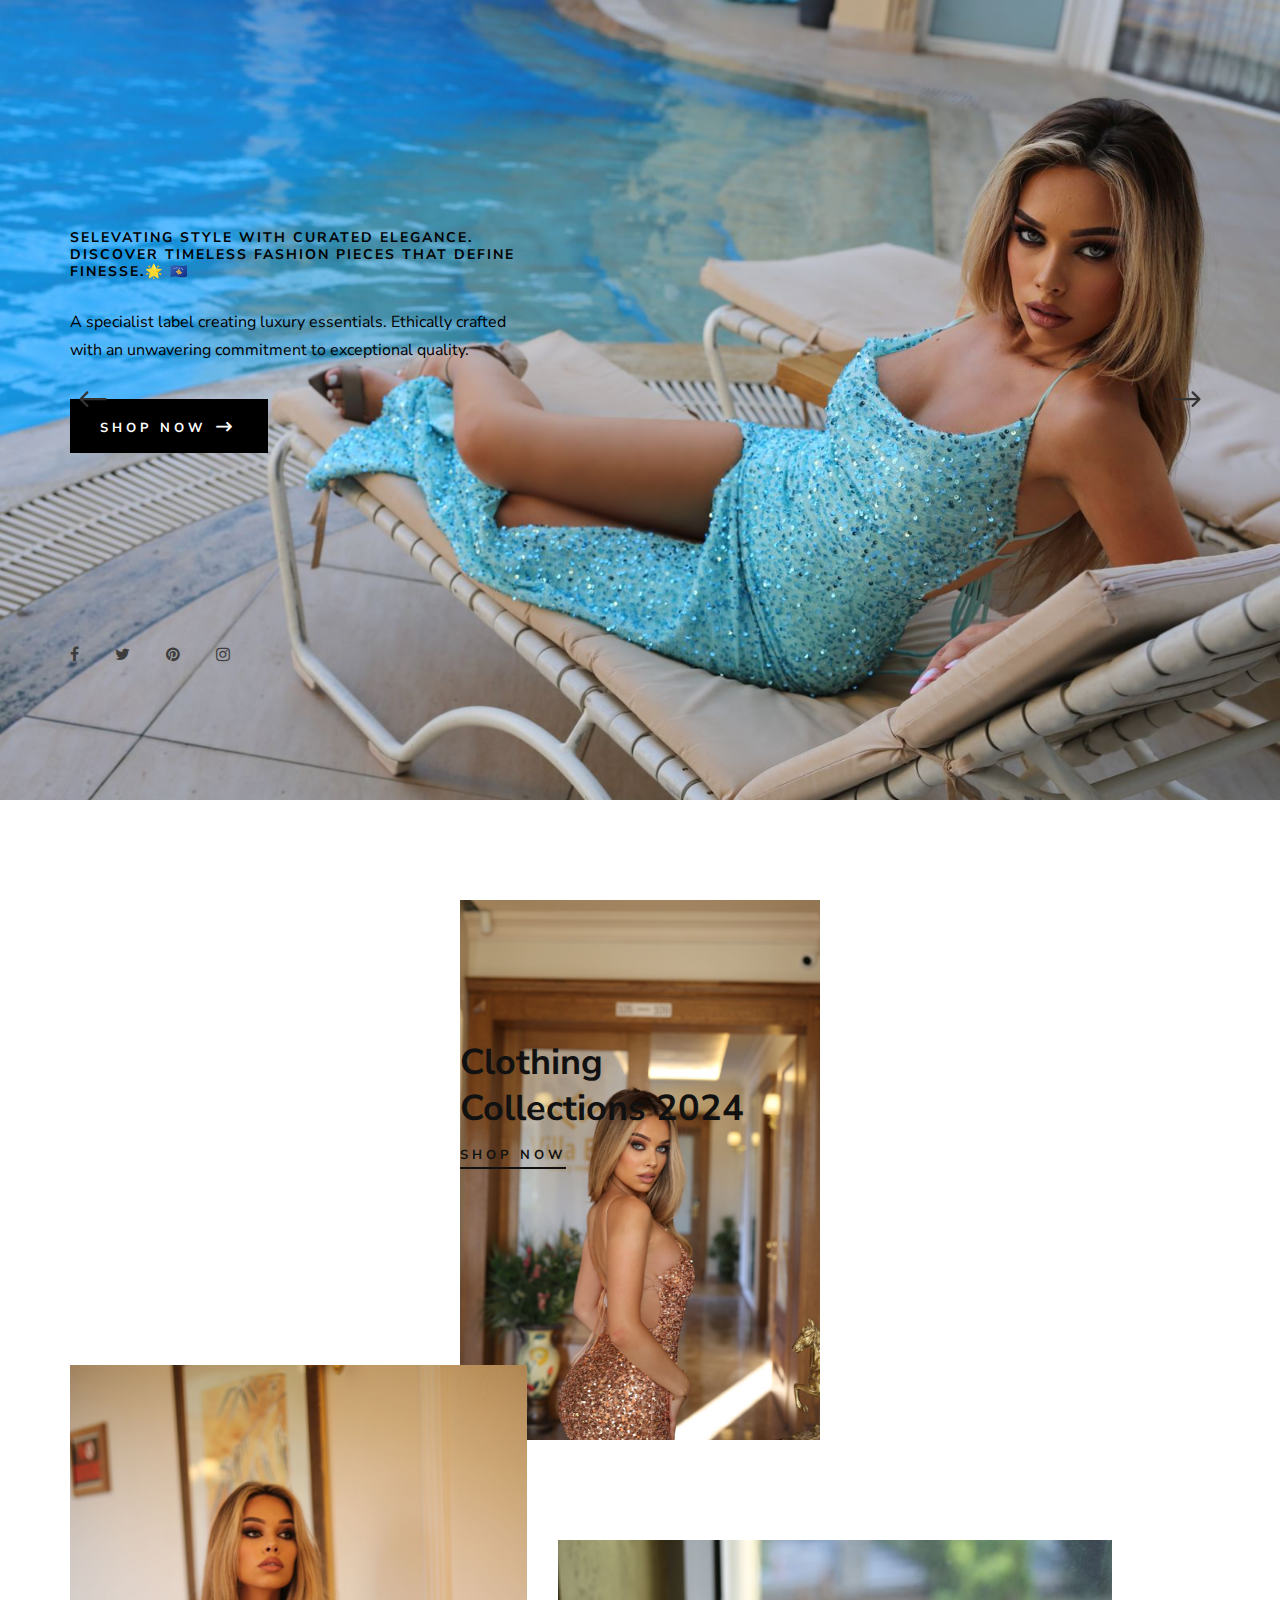
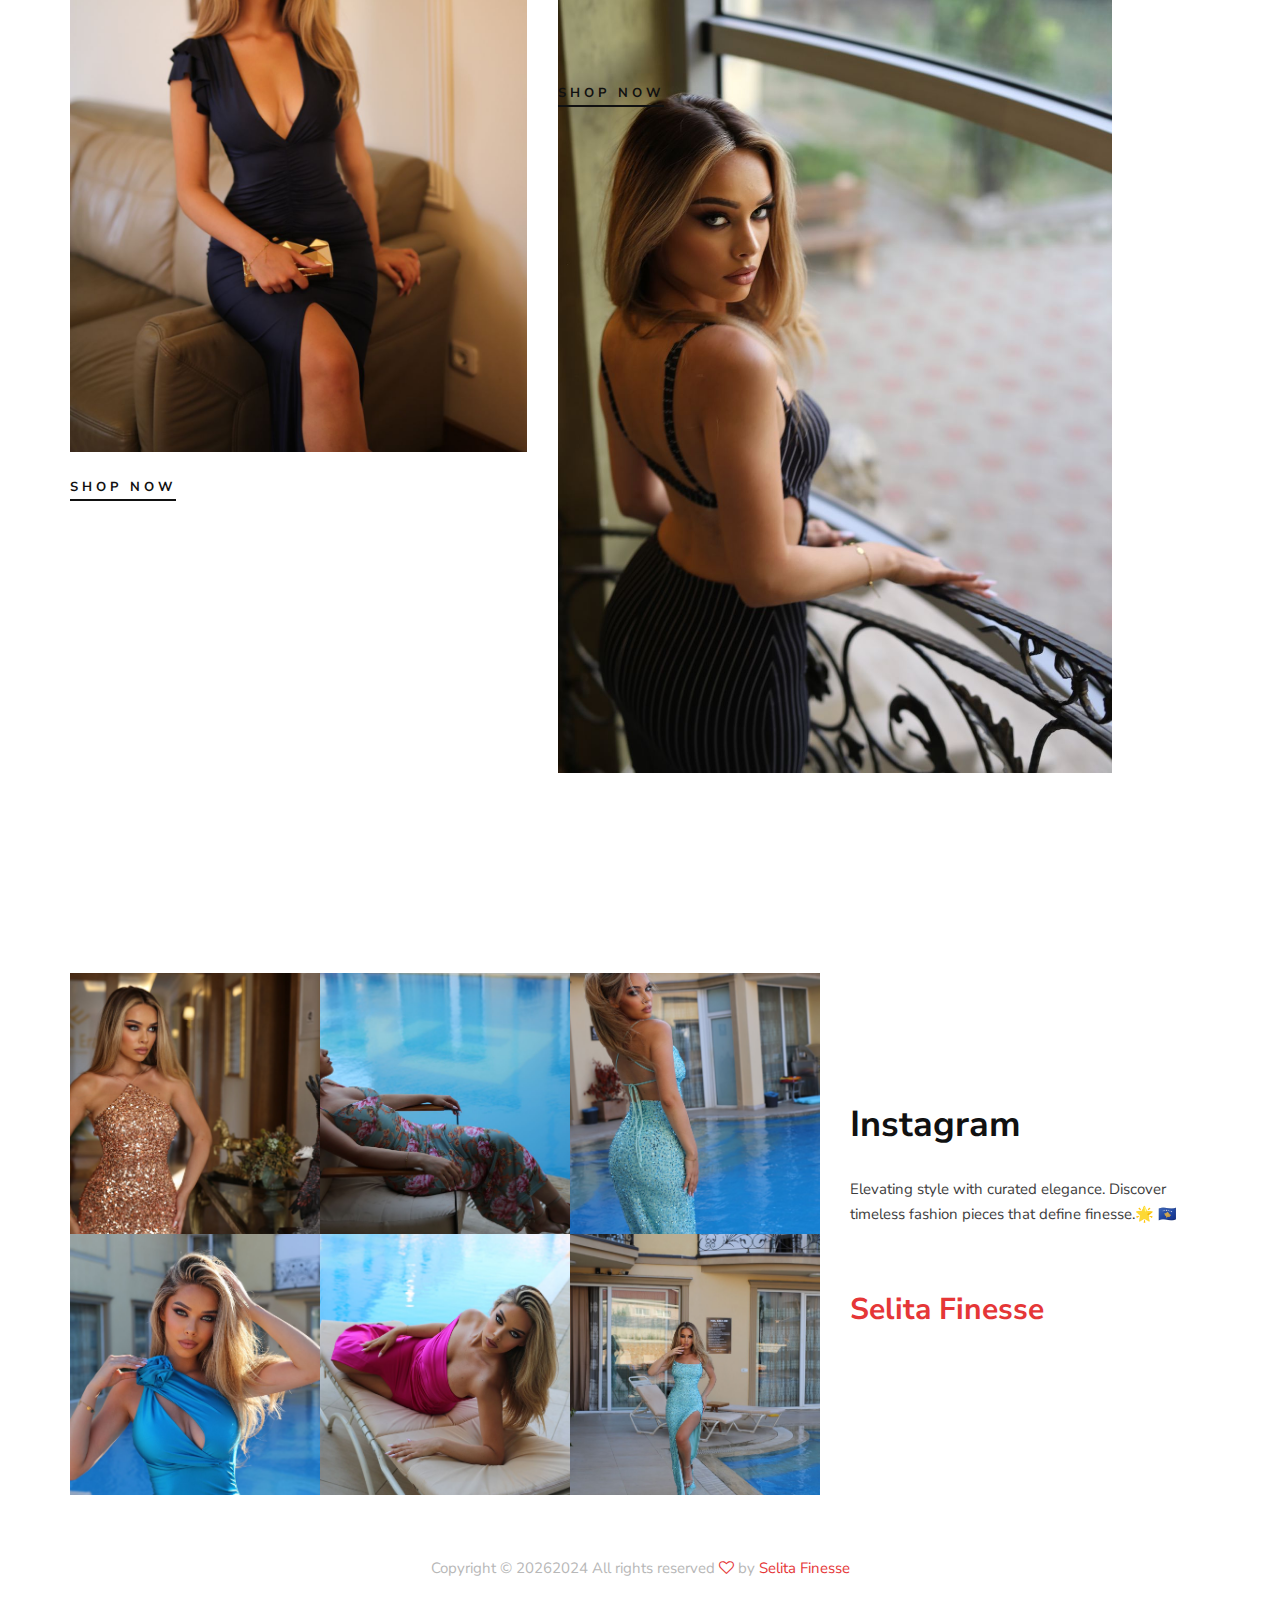
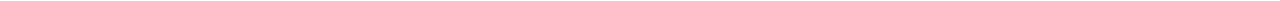
<file: index.html>
<!DOCTYPE html>
<html lang="zxx">

<head>
    <meta charset="UTF-8">
    <meta name="description" content="Male_Fashion Template">
    <meta name="keywords" content="Male_Fashion, unica, creative, html">
    <meta name="viewport" content="width=device-width, initial-scale=1.0">
    <meta http-equiv="X-UA-Compatible" content="ie=edge">
    <title>Selita Finesse</title>

    <!-- Google Font -->
    <link href="https://fonts.googleapis.com/css2?family=Nunito+Sans:wght@300;400;600;700;800;900&display=swap"
        rel="stylesheet">

    <!-- Css Styles -->
    <link rel="stylesheet" href="css/bootstrap.min.css" type="text/css">
    <link rel="stylesheet" href="css/font-awesome.min.css" type="text/css">
    <link rel="stylesheet" href="css/elegant-icons.css" type="text/css">
    <link rel="stylesheet" href="css/magnific-popup.css" type="text/css">
    <link rel="stylesheet" href="css/nice-select.css" type="text/css">
    <link rel="stylesheet" href="css/owl.carousel.min.css" type="text/css">
    <link rel="stylesheet" href="css/slicknav.min.css" type="text/css">
    <link rel="stylesheet" href="css/style.css" type="text/css">
    <link rel="stylesheet" href="./styles.css" type="text/css">

</head>

<body>
    <!-- Page Preloder -->
    <div id="preloder">
        <div class="loader"></div>
    </div>


    <!-- Header Section Begin -->

    <!-- Header Section End -->

    <!-- Hero Section Begin -->
    <section class="hero">
        <div class="hero__slider owl-carousel">
            <div class="hero__items set-bg"
                data-setbg="img/hero/bab65250-c8e5-458e-b583-c90148f4d060-fotor-20240821132938.jpg">
                <div class="container">
                    <div class="row">
                        <div class="col-xl-5 col-lg-7 col-md-8">
                            <div class="hero__text">
                                <h6 style="color: black;">SElevating style with curated elegance. Discover timeless
                                    fashion pieces that define finesse.🌟 🇽🇰</h6>
                                <p style="color: black;">A specialist label creating luxury essentials. Ethically
                                    crafted with an unwavering commitment to exceptional quality.</p>

                                <a href="./shop.html" class="primary-btn">Shop now <span class="arrow_right"></span></a>
                                <div class="hero__social">
                                    <a href="#"><i class="fa fa-facebook"></i></a>
                                    <a href="#"><i class="fa fa-twitter"></i></a>
                                    <a href="#"><i class="fa fa-pinterest"></i></a>
                                    <a href="https://www.instagram.com/selita.finesse/" target="_blank"
                                        rel="noopener noreferrer">
                                        <i class="fa fa-instagram"></i>
                                    </a>

                                </div>
                            </div>
                        </div>
                    </div>
                </div>
            </div>
            <div class="hero__items set-bg" data-setbg="img/hero/bab65250-c8e5-458e-b583-c90148f4d060.jpg">
                <div class="container">
                    <div class="row">
                        <div class="col-xl-5 col-lg-7 col-md-8">
                            <div class="hero__text">
                                <h6 style="color: black;">SElevating style with curated elegance. Discover timeless
                                    fashion pieces that define finesse.🌟 🇽🇰</h6>
                                <p style="color: black;">A specialist label creating luxury essentials. Ethically
                                    crafted with an unwavering commitment to exceptional quality.</p>

                                <a href="./shop.html" class="primary-btn">Shop now <span class="arrow_right"></span></a>
                                <div class="hero__social">
                                    <a href="#"><i class="fa fa-facebook"></i></a>
                                    <a href="#"><i class="fa fa-twitter"></i></a>
                                    <a href="#"><i class="fa fa-pinterest"></i></a>
                                    <a href="https://www.instagram.com/selita.finesse/" target="_blank"
                                        rel="noopener noreferrer">
                                        <i class="fa fa-instagram"></i>
                                    </a>

                                </div>
                            </div>
                        </div>
                    </div>
                </div>
            </div>
        </div>
    </section>
    <!-- Hero Section End -->

    <!-- Banner Section Begin -->
    <section class="banner spad">
        <div class="container">
            <div class="row">
                <div class="col-lg-4 offset-lg-4">
                    <div class="banner__item">
                        <div class="banner__item__pic">
                            <img src="img/banner/banner1.jpg" alt="">
                        </div>
                        <div class="banner__item__text">
                            <h2>Clothing Collections 2024</h2>
                            <a href="./shop.html">Shop now</a>
                        </div>
                    </div>
                </div>
                <div class="col-lg-5">
                    <div class="banner__item banner__item--middle">
                        <div class="banner__item__pic">
                            <img src="img/banner/banner2.jpg" alt="">
                        </div>
                        <div class="banner__item__text">
                            <a href="./shop.html">Shop now</a>
                        </div>
                    </div>
                </div>
                <div class="col-lg-6">
                    <div class="banner__item banner__item--last">
                        <div class="banner__item__pic">
                            <img src="img/banner/banner3.jpg" alt="">
                        </div>
                        <div class="banner__item__text">
                            <a href="./shop.html">Shop now</a>
                        </div>
                    </div>
                </div>
            </div>
        </div>
    </section>
    <!-- Banner Section End -->

    <!-- Product Section Begin -->

    <!-- Product Section End -->

    <!-- Categories Section Begin -->

    <!-- Categories Section End -->

    <!-- Instagram Section Begin -->
    <section class="instagram spad">
        <div class="container">
            <div class="row">
                <div class="col-lg-8">
                    <div class="instagram__pic">
                        <div class="instagram__pic__item set-bg" data-setbg="img/product/p12.jpg"></div>
                        <div class="instagram__pic__item set-bg" data-setbg="img/product/p13.jpg"></div>
                        <div class="instagram__pic__item set-bg" data-setbg="img/product/p9.jpg"></div>
                        <div class="instagram__pic__item set-bg" data-setbg="img/product/p10.jpg"></div>
                        <div class="instagram__pic__item set-bg" data-setbg="img/product/p7.jpg"></div>
                        <div class="instagram__pic__item set-bg" data-setbg="img/product/p24.jpg"></div>
                    </div>
                </div>
                <div class="col-lg-4">
                    <a href="https://www.instagram.com/selita.finesse/" target="_blank">
                        <div class="instagram__text">
                            <h2>Instagram</h2>
                            <p>Elevating style with curated elegance. Discover timeless fashion pieces that define
                                finesse.🌟 🇽🇰</p>
                            <h3>Selita Finesse</h3>
                        </div>
                    </a>

                </div>
            </div>
        </div>
    </section>
    <!-- Instagram Section End -->

    <!-- Latest Blog Section Begin -->

    <!-- Latest Blog Section End -->

    <!-- Footer Section Begin -->
    <div class="col-lg-12 text-center">
        <div class="footer__copyright__text">
            <p>Copyright ©
                <script>
                    document.write(new Date().getFullYear());
                </script>2024
                All rights reserved <i class="fa fa-heart-o" aria-hidden="true"></i> by <a
                    href="https://www.instagram.com/selita.finesse/" target="_blank">Selita Finesse</a>
            </p>
            <!-- Link back to Colorlib can't be removed. Template is licensed under CC BY 3.0. -->
        </div>
    </div>
    <!-- Footer Section End -->

    <!-- Search Begin -->
    <div class="search-model">
        <div class="h-100 d-flex align-items-center justify-content-center">
            <div class="search-close-switch">+</div>
            <form class="search-model-form">
                <input type="text" id="search-input" placeholder="Search here.....">
            </form>
        </div>
    </div>
    <!-- Search End -->

    <!-- Js Plugins -->
    <script src="js/jquery-3.3.1.min.js"></script>
    <script src="js/bootstrap.min.js"></script>
    <script src="js/jquery.nice-select.min.js"></script>
    <script src="js/jquery.nicescroll.min.js"></script>
    <script src="js/jquery.magnific-popup.min.js"></script>
    <script src="js/jquery.countdown.min.js"></script>
    <script src="js/jquery.slicknav.js"></script>
    <script src="js/mixitup.min.js"></script>
    <script src="js/owl.carousel.min.js"></script>
    <script src="js/main.js"></script>
</body>

</html>
</file>
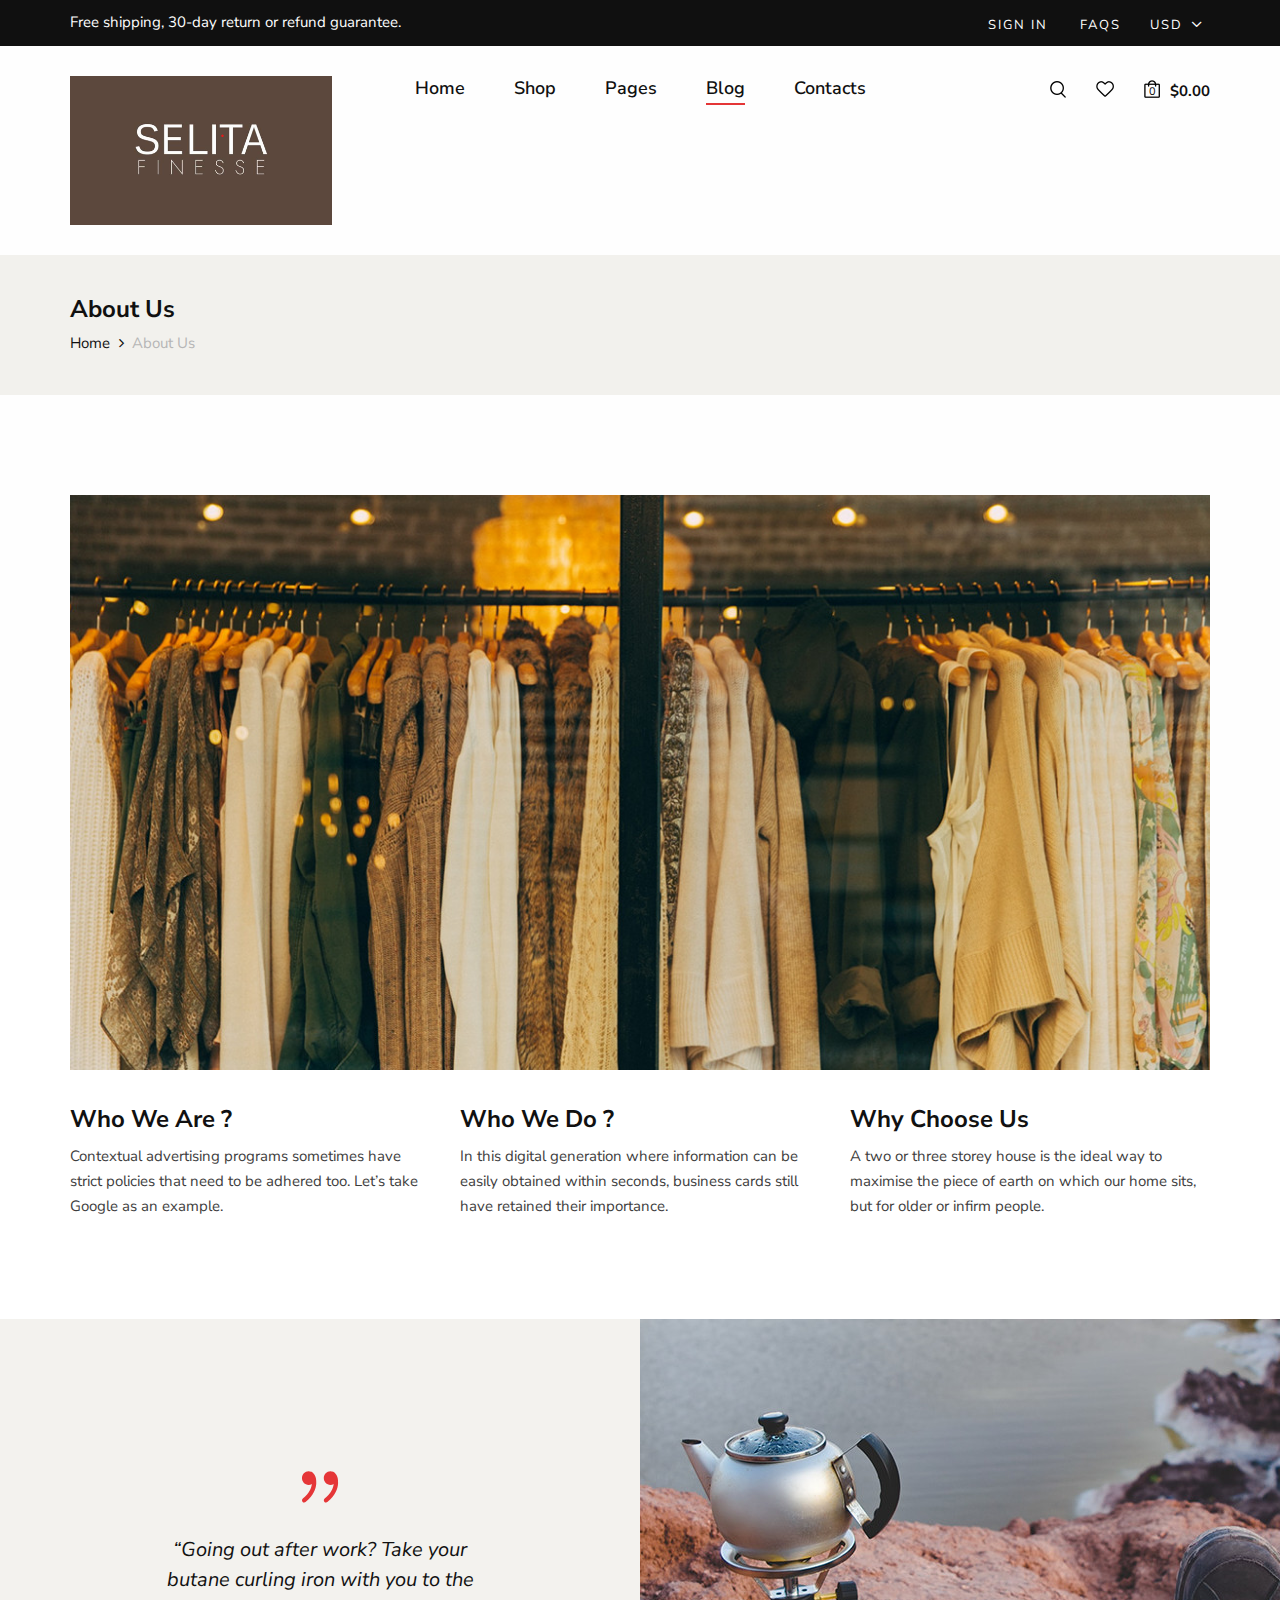
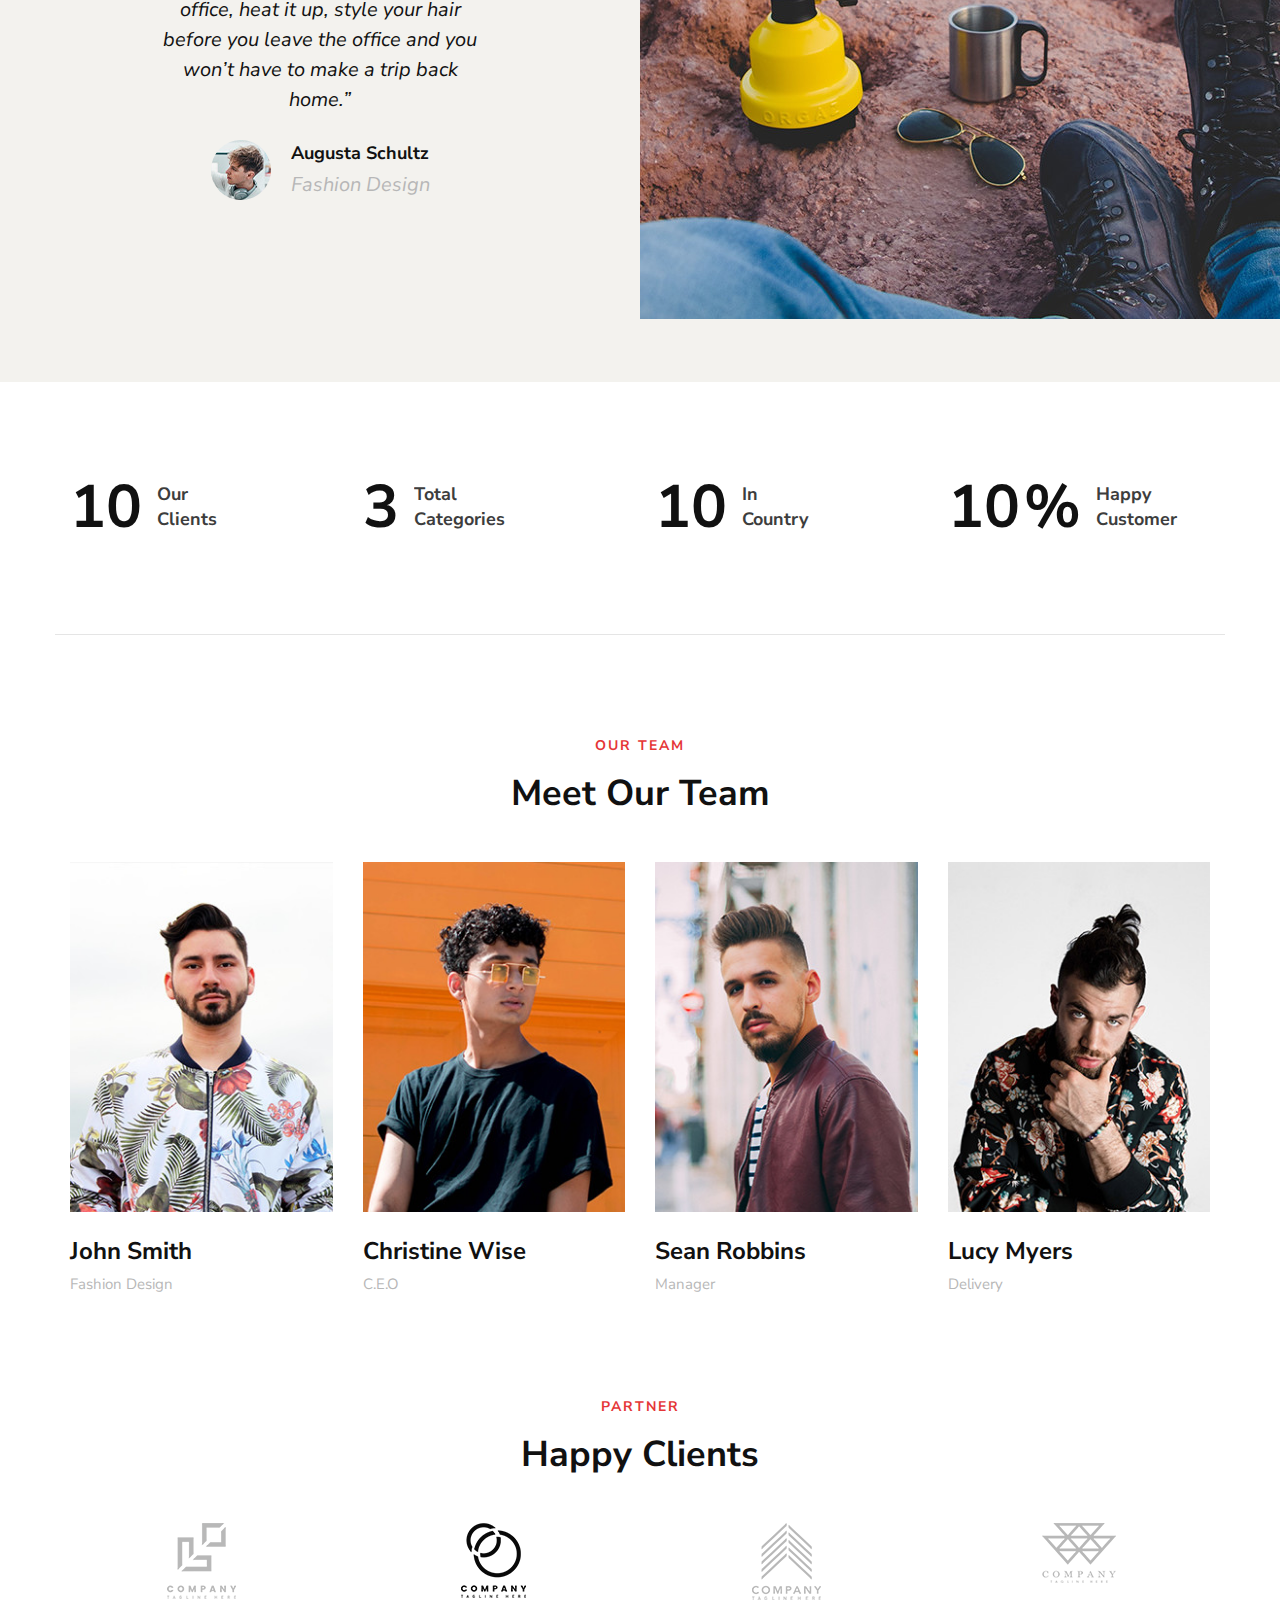
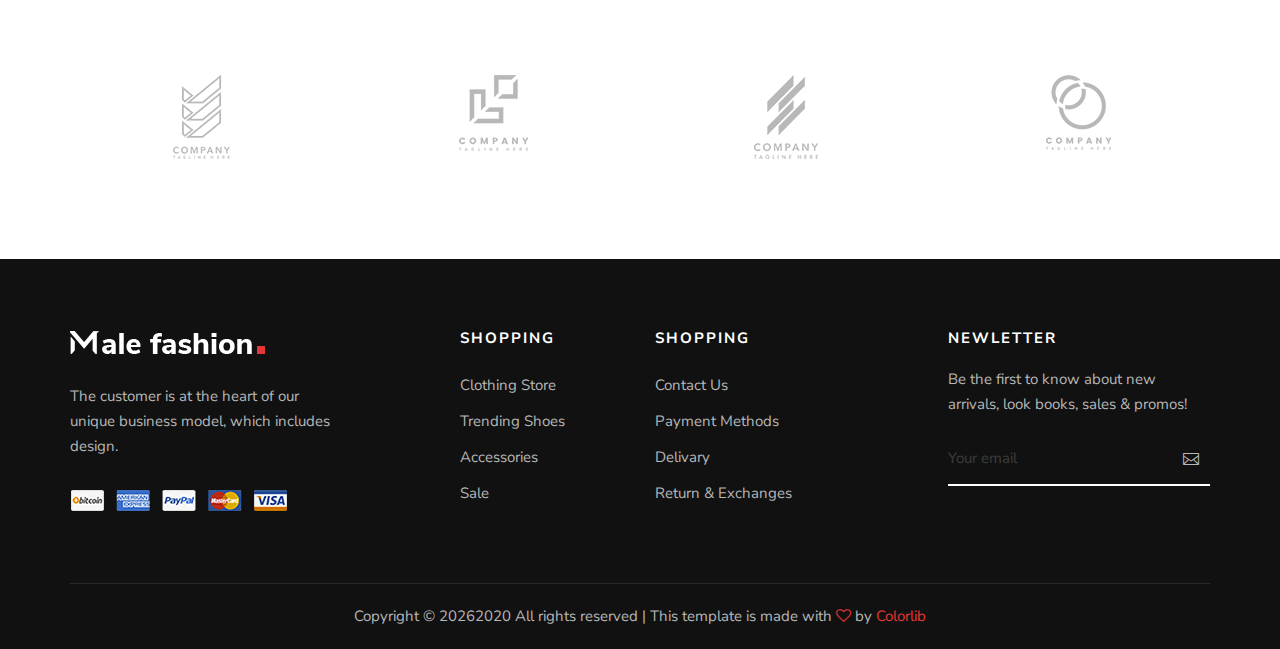
<file: about.html>
<!DOCTYPE html>
<html lang="zxx">

<head>
    <meta charset="UTF-8">
    <meta name="description" content="Male_Fashion Template">
    <meta name="keywords" content="Male_Fashion, unica, creative, html">
    <meta name="viewport" content="width=device-width, initial-scale=1.0">
    <meta http-equiv="X-UA-Compatible" content="ie=edge">
    <title>Selita Finesse</title>

    <!-- Google Font -->
    <link href="https://fonts.googleapis.com/css2?family=Nunito+Sans:wght@300;400;600;700;800;900&display=swap"
        rel="stylesheet">

    <!-- Css Styles -->
    <link rel="stylesheet" href="css/bootstrap.min.css" type="text/css">
    <link rel="stylesheet" href="css/font-awesome.min.css" type="text/css">
    <link rel="stylesheet" href="css/elegant-icons.css" type="text/css">
    <link rel="stylesheet" href="css/magnific-popup.css" type="text/css">
    <link rel="stylesheet" href="css/nice-select.css" type="text/css">
    <link rel="stylesheet" href="css/owl.carousel.min.css" type="text/css">
    <link rel="stylesheet" href="css/slicknav.min.css" type="text/css">
    <link rel="stylesheet" href="css/style.css" type="text/css">
</head>

<body>
    <!-- Page Preloder -->
    <div id="preloder">
        <div class="loader"></div>
    </div>

    <!-- Offcanvas Menu Begin -->
    <div class="offcanvas-menu-overlay"></div>
    <div class="offcanvas-menu-wrapper">
        <div class="offcanvas__option">
            <div class="offcanvas__links">
                <a href="#">Sign in</a>
                <a href="#">FAQs</a>
            </div>
            <div class="offcanvas__top__hover">
                <span>Usd <i class="arrow_carrot-down"></i></span>
                <ul>
                    <li>USD</li>
                    <li>EUR</li>
                    <li>USD</li>
                </ul>
            </div>
        </div>
        <div class="offcanvas__nav__option">
            <a href="#" class="search-switch"><img src="img/icon/search.png" alt=""></a>
            <a href="#"><img src="img/icon/heart.png" alt=""></a>
            <a href="#"><img src="img/icon/cart.png" alt=""> <span>0</span></a>
            <div class="price">$0.00</div>
        </div>
        <div id="mobile-menu-wrap"></div>
        <div class="offcanvas__text">
            <p>Free shipping, 30-day return or refund guarantee.</p>
        </div>
    </div>
    <!-- Offcanvas Menu End -->

    <!-- Header Section Begin -->
    <header class="header">
        <div class="header__top">
            <div class="container">
                <div class="row">
                    <div class="col-lg-6 col-md-7">
                        <div class="header__top__left">
                            <p>Free shipping, 30-day return or refund guarantee.</p>
                        </div>
                    </div>
                    <div class="col-lg-6 col-md-5">
                        <div class="header__top__right">
                            <div class="header__top__links">
                                <a href="#">Sign in</a>
                                <a href="#">FAQs</a>
                            </div>
                            <div class="header__top__hover">
                                <span>Usd <i class="arrow_carrot-down"></i></span>
                                <ul>
                                    <li>USD</li>
                                    <li>EUR</li>
                                    <li>USD</li>
                                </ul>
                            </div>
                        </div>
                    </div>
                </div>
            </div>
        </div>
        <div class="container">
            <div class="row">
                <div class="col-lg-3 col-md-3">
                    <div class="header__logo">
                        <a href="./index.html"><img src="img/logo.png" alt=""></a>
                    </div>
                </div>
                <div class="col-lg-6 col-md-6">
                    <nav class="header__menu mobile-menu">
                        <ul>
                            <li><a href="./index.html">Home</a></li>
                            <li><a href="./shop.html">Shop</a></li>
                            <li><a href="#">Pages</a>
                                <ul class="dropdown">
                                    <li><a href="./about.html">About Us</a></li>
                                    <li><a href="./shop-details.html">Shop Details</a></li>
                                    <li><a href="./shopping-cart.html">Shopping Cart</a></li>
                                    <li><a href="./checkout.html">Check Out</a></li>
                                    <li><a href="./blog-details.html">Blog Details</a></li>
                                </ul>
                            </li>
                            <li class="active"><a href="./blog.html">Blog</a></li>
                            <li><a href="./contact.html">Contacts</a></li>
                        </ul>
                    </nav>
                </div>
                <div class="col-lg-3 col-md-3">
                    <div class="header__nav__option">
                        <a href="#" class="search-switch"><img src="img/icon/search.png" alt=""></a>
                        <a href="#"><img src="img/icon/heart.png" alt=""></a>
                        <a href="#"><img src="img/icon/cart.png" alt=""> <span>0</span></a>
                        <div class="price">$0.00</div>
                    </div>
                </div>
            </div>
            <div class="canvas__open"><i class="fa fa-bars"></i></div>
        </div>
    </header>
    <!-- Header Section End -->

    <!-- Breadcrumb Section Begin -->
    <section class="breadcrumb-option">
        <div class="container">
            <div class="row">
                <div class="col-lg-12">
                    <div class="breadcrumb__text">
                        <h4>About Us</h4>
                        <div class="breadcrumb__links">
                            <a href="./index.html">Home</a>
                            <span>About Us</span>
                        </div>
                    </div>
                </div>
            </div>
        </div>
    </section>
    <!-- Breadcrumb Section End -->

    <!-- About Section Begin -->
    <section class="about spad">
        <div class="container">
            <div class="row">
                <div class="col-lg-12">
                    <div class="about__pic">
                        <img src="img/about/about-us.jpg" alt="">
                    </div>
                </div>
            </div>
            <div class="row">
                <div class="col-lg-4 col-md-4 col-sm-6">
                    <div class="about__item">
                        <h4>Who We Are ?</h4>
                        <p>Contextual advertising programs sometimes have strict policies that need to be adhered too.
                            Let’s take Google as an example.</p>
                    </div>
                </div>
                <div class="col-lg-4 col-md-4 col-sm-6">
                    <div class="about__item">
                        <h4>Who We Do ?</h4>
                        <p>In this digital generation where information can be easily obtained within seconds, business
                            cards still have retained their importance.</p>
                    </div>
                </div>
                <div class="col-lg-4 col-md-4 col-sm-6">
                    <div class="about__item">
                        <h4>Why Choose Us</h4>
                        <p>A two or three storey house is the ideal way to maximise the piece of earth on which our home
                            sits, but for older or infirm people.</p>
                    </div>
                </div>
            </div>
        </div>
    </section>
    <!-- About Section End -->

    <!-- Testimonial Section Begin -->
    <section class="testimonial">
        <div class="container-fluid">
            <div class="row">
                <div class="col-lg-6 p-0">
                    <div class="testimonial__text">
                        <span class="icon_quotations"></span>
                        <p>“Going out after work? Take your butane curling iron with you to the office, heat it up,
                            style your hair before you leave the office and you won’t have to make a trip back home.”
                        </p>
                        <div class="testimonial__author">
                            <div class="testimonial__author__pic">
                                <img src="img/about/testimonial-author.jpg" alt="">
                            </div>
                            <div class="testimonial__author__text">
                                <h5>Augusta Schultz</h5>
                                <p>Fashion Design</p>
                            </div>
                        </div>
                    </div>
                </div>
                <div class="col-lg-6 p-0">
                    <div class="testimonial__pic set-bg" data-setbg="img/about/testimonial-pic.jpg"></div>
                </div>
            </div>
        </div>
    </section>
    <!-- Testimonial Section End -->

    <!-- Counter Section Begin -->
    <section class="counter spad">
        <div class="container">
            <div class="row">
                <div class="col-lg-3 col-md-6 col-sm-6">
                    <div class="counter__item">
                        <div class="counter__item__number">
                            <h2 class="cn_num">102</h2>
                        </div>
                        <span>Our <br />Clients</span>
                    </div>
                </div>
                <div class="col-lg-3 col-md-6 col-sm-6">
                    <div class="counter__item">
                        <div class="counter__item__number">
                            <h2 class="cn_num">30</h2>
                        </div>
                        <span>Total <br />Categories</span>
                    </div>
                </div>
                <div class="col-lg-3 col-md-6 col-sm-6">
                    <div class="counter__item">
                        <div class="counter__item__number">
                            <h2 class="cn_num">102</h2>
                        </div>
                        <span>In <br />Country</span>
                    </div>
                </div>
                <div class="col-lg-3 col-md-6 col-sm-6">
                    <div class="counter__item">
                        <div class="counter__item__number">
                            <h2 class="cn_num">98</h2>
                            <strong>%</strong>
                        </div>
                        <span>Happy <br />Customer</span>
                    </div>
                </div>
            </div>
        </div>
    </section>
    <!-- Counter Section End -->

    <!-- Team Section Begin -->
    <section class="team spad">
        <div class="container">
            <div class="row">
                <div class="col-lg-12">
                    <div class="section-title">
                        <span>Our Team</span>
                        <h2>Meet Our Team</h2>
                    </div>
                </div>
            </div>
            <div class="row">
                <div class="col-lg-3 col-md-6 col-sm-6">
                    <div class="team__item">
                        <img src="img/about/team-1.jpg" alt="">
                        <h4>John Smith</h4>
                        <span>Fashion Design</span>
                    </div>
                </div>
                <div class="col-lg-3 col-md-6 col-sm-6">
                    <div class="team__item">
                        <img src="img/about/team-2.jpg" alt="">
                        <h4>Christine Wise</h4>
                        <span>C.E.O</span>
                    </div>
                </div>
                <div class="col-lg-3 col-md-6 col-sm-6">
                    <div class="team__item">
                        <img src="img/about/team-3.jpg" alt="">
                        <h4>Sean Robbins</h4>
                        <span>Manager</span>
                    </div>
                </div>
                <div class="col-lg-3 col-md-6 col-sm-6">
                    <div class="team__item">
                        <img src="img/about/team-4.jpg" alt="">
                        <h4>Lucy Myers</h4>
                        <span>Delivery</span>
                    </div>
                </div>
            </div>
        </div>
    </section>
    <!-- Team Section End -->

    <!-- Client Section Begin -->
    <section class="clients spad">
        <div class="container">
            <div class="row">
                <div class="col-lg-12">
                    <div class="section-title">
                        <span>Partner</span>
                        <h2>Happy Clients</h2>
                    </div>
                </div>
            </div>
            <div class="row">
                <div class="col-lg-3 col-md-4 col-sm-4 col-6">
                    <a href="#" class="client__item"><img src="img/clients/client-1.png" alt=""></a>
                </div>
                <div class="col-lg-3 col-md-4 col-sm-4 col-6">
                    <a href="#" class="client__item"><img src="img/clients/client-2.png" alt=""></a>
                </div>
                <div class="col-lg-3 col-md-4 col-sm-4 col-6">
                    <a href="#" class="client__item"><img src="img/clients/client-3.png" alt=""></a>
                </div>
                <div class="col-lg-3 col-md-4 col-sm-4 col-6">
                    <a href="#" class="client__item"><img src="img/clients/client-4.png" alt=""></a>
                </div>
                <div class="col-lg-3 col-md-4 col-sm-4 col-6">
                    <a href="#" class="client__item"><img src="img/clients/client-5.png" alt=""></a>
                </div>
                <div class="col-lg-3 col-md-4 col-sm-4 col-6">
                    <a href="#" class="client__item"><img src="img/clients/client-6.png" alt=""></a>
                </div>
                <div class="col-lg-3 col-md-4 col-sm-4 col-6">
                    <a href="#" class="client__item"><img src="img/clients/client-7.png" alt=""></a>
                </div>
                <div class="col-lg-3 col-md-4 col-sm-4 col-6">
                    <a href="#" class="client__item"><img src="img/clients/client-8.png" alt=""></a>
                </div>
            </div>
        </div>
    </section>
    <!-- Client Section End -->

    <!-- Footer Section Begin -->
    <footer class="footer">
        <div class="container">
            <div class="row">
                <div class="col-lg-3 col-md-6 col-sm-6">
                    <div class="footer__about">
                        <div class="footer__logo">
                            <a href="#"><img src="img/footer-logo.png" alt=""></a>
                        </div>
                        <p>The customer is at the heart of our unique business model, which includes design.</p>
                        <a href="#"><img src="img/payment.png" alt=""></a>
                    </div>
                </div>
                <div class="col-lg-2 offset-lg-1 col-md-3 col-sm-6">
                    <div class="footer__widget">
                        <h6>Shopping</h6>
                        <ul>
                            <li><a href="#">Clothing Store</a></li>
                            <li><a href="#">Trending Shoes</a></li>
                            <li><a href="#">Accessories</a></li>
                            <li><a href="#">Sale</a></li>
                        </ul>
                    </div>
                </div>
                <div class="col-lg-2 col-md-3 col-sm-6">
                    <div class="footer__widget">
                        <h6>Shopping</h6>
                        <ul>
                            <li><a href="#">Contact Us</a></li>
                            <li><a href="#">Payment Methods</a></li>
                            <li><a href="#">Delivary</a></li>
                            <li><a href="#">Return & Exchanges</a></li>
                        </ul>
                    </div>
                </div>
                <div class="col-lg-3 offset-lg-1 col-md-6 col-sm-6">
                    <div class="footer__widget">
                        <h6>NewLetter</h6>
                        <div class="footer__newslatter">
                            <p>Be the first to know about new arrivals, look books, sales & promos!</p>
                            <form action="#">
                                <input type="text" placeholder="Your email">
                                <button type="submit"><span class="icon_mail_alt"></span></button>
                            </form>
                        </div>
                    </div>
                </div>
            </div>
            <div class="row">
                <div class="col-lg-12 text-center">
                    <div class="footer__copyright__text">
                        <!-- Link back to Colorlib can't be removed. Template is licensed under CC BY 3.0. -->
                        <p>Copyright ©
                            <script>
                                document.write(new Date().getFullYear());
                            </script>2020
                            All rights reserved | This template is made with <i class="fa fa-heart-o"
                                aria-hidden="true"></i> by <a href="https://colorlib.com" target="_blank">Colorlib</a>
                        </p>
                        <!-- Link back to Colorlib can't be removed. Template is licensed under CC BY 3.0. -->
                    </div>
                </div>
            </div>
        </div>
    </footer>
    <!-- Footer Section End -->

    <!-- Search Begin -->
    <div class="search-model">
        <div class="h-100 d-flex align-items-center justify-content-center">
            <div class="search-close-switch">+</div>
            <form class="search-model-form">
                <input type="text" id="search-input" placeholder="Search here.....">
            </form>
        </div>
    </div>
    <!-- Search End -->

    <!-- Js Plugins -->
    <script src="js/jquery-3.3.1.min.js"></script>
    <script src="js/bootstrap.min.js"></script>
    <script src="js/jquery.nice-select.min.js"></script>
    <script src="js/jquery.nicescroll.min.js"></script>
    <script src="js/jquery.magnific-popup.min.js"></script>
    <script src="js/jquery.countdown.min.js"></script>
    <script src="js/jquery.slicknav.js"></script>
    <script src="js/mixitup.min.js"></script>
    <script src="js/owl.carousel.min.js"></script>
    <script src="js/main.js"></script>
</body>

</html>
</file>
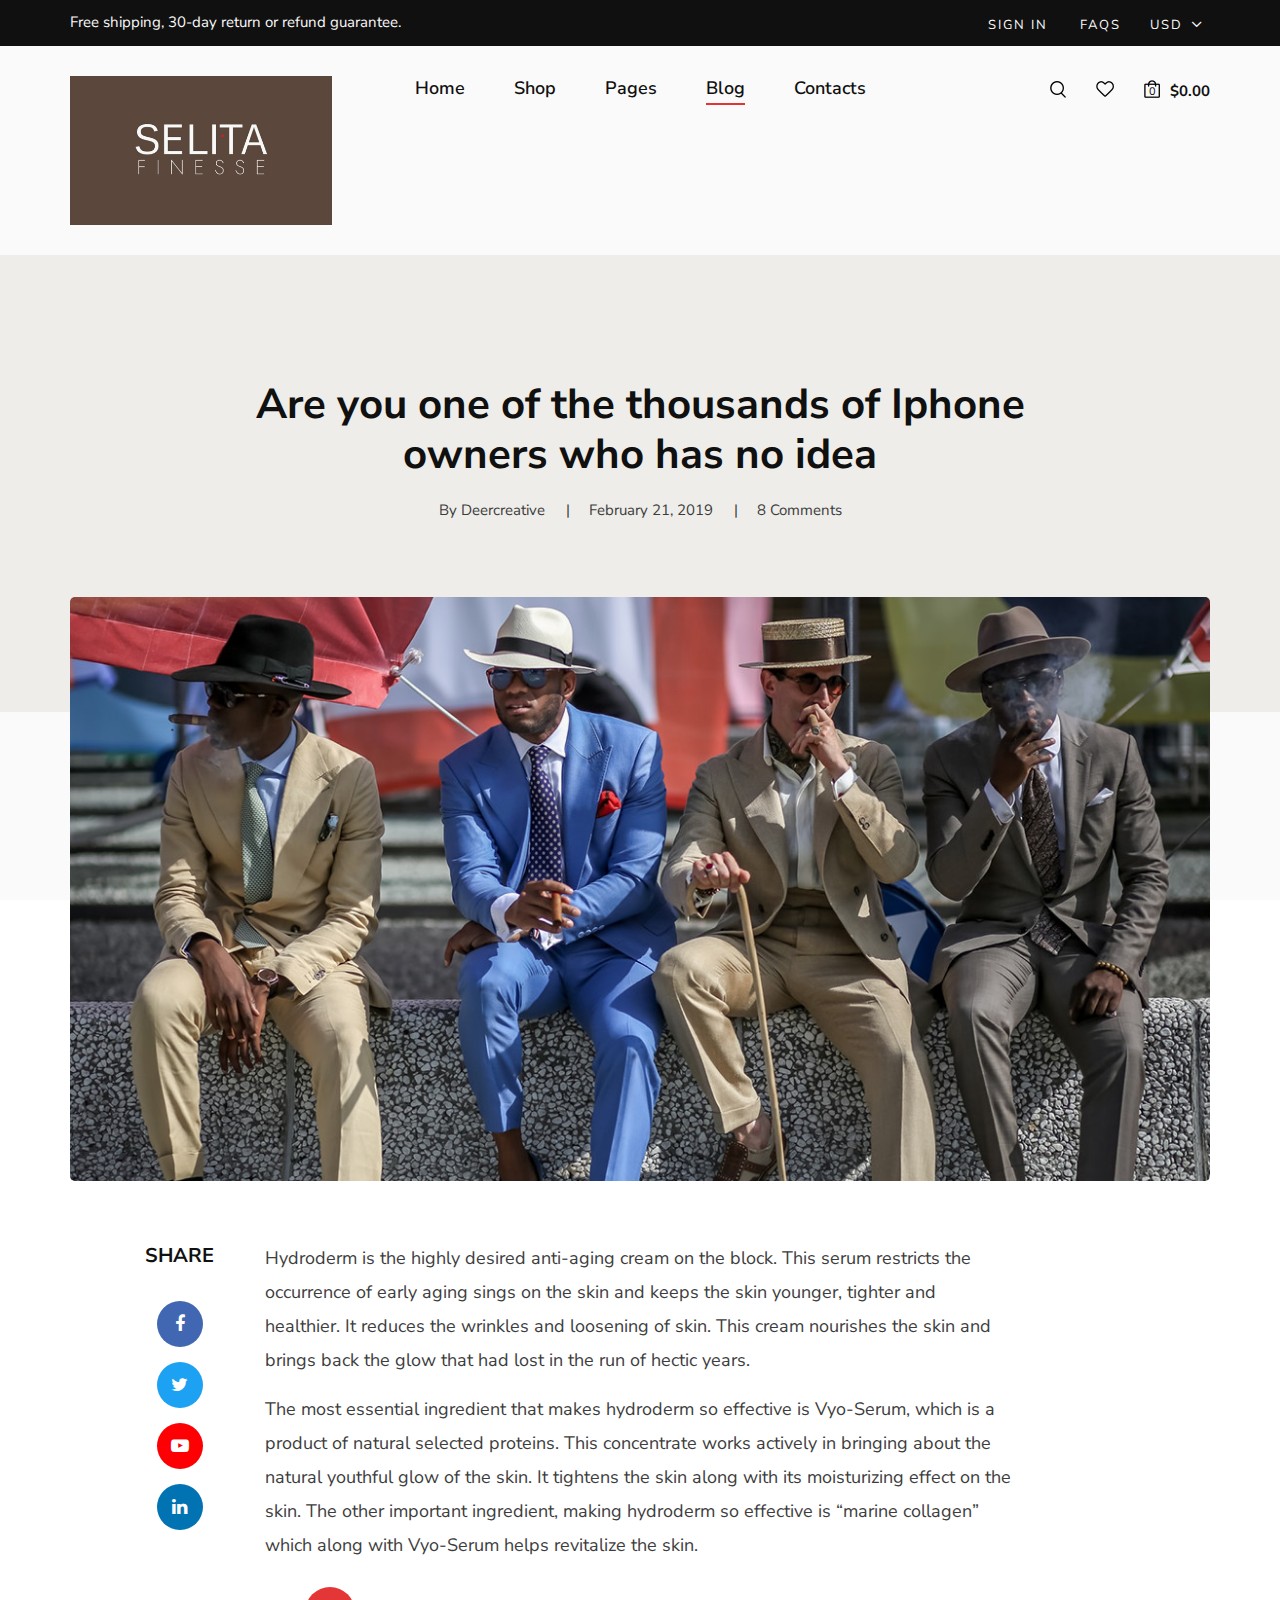
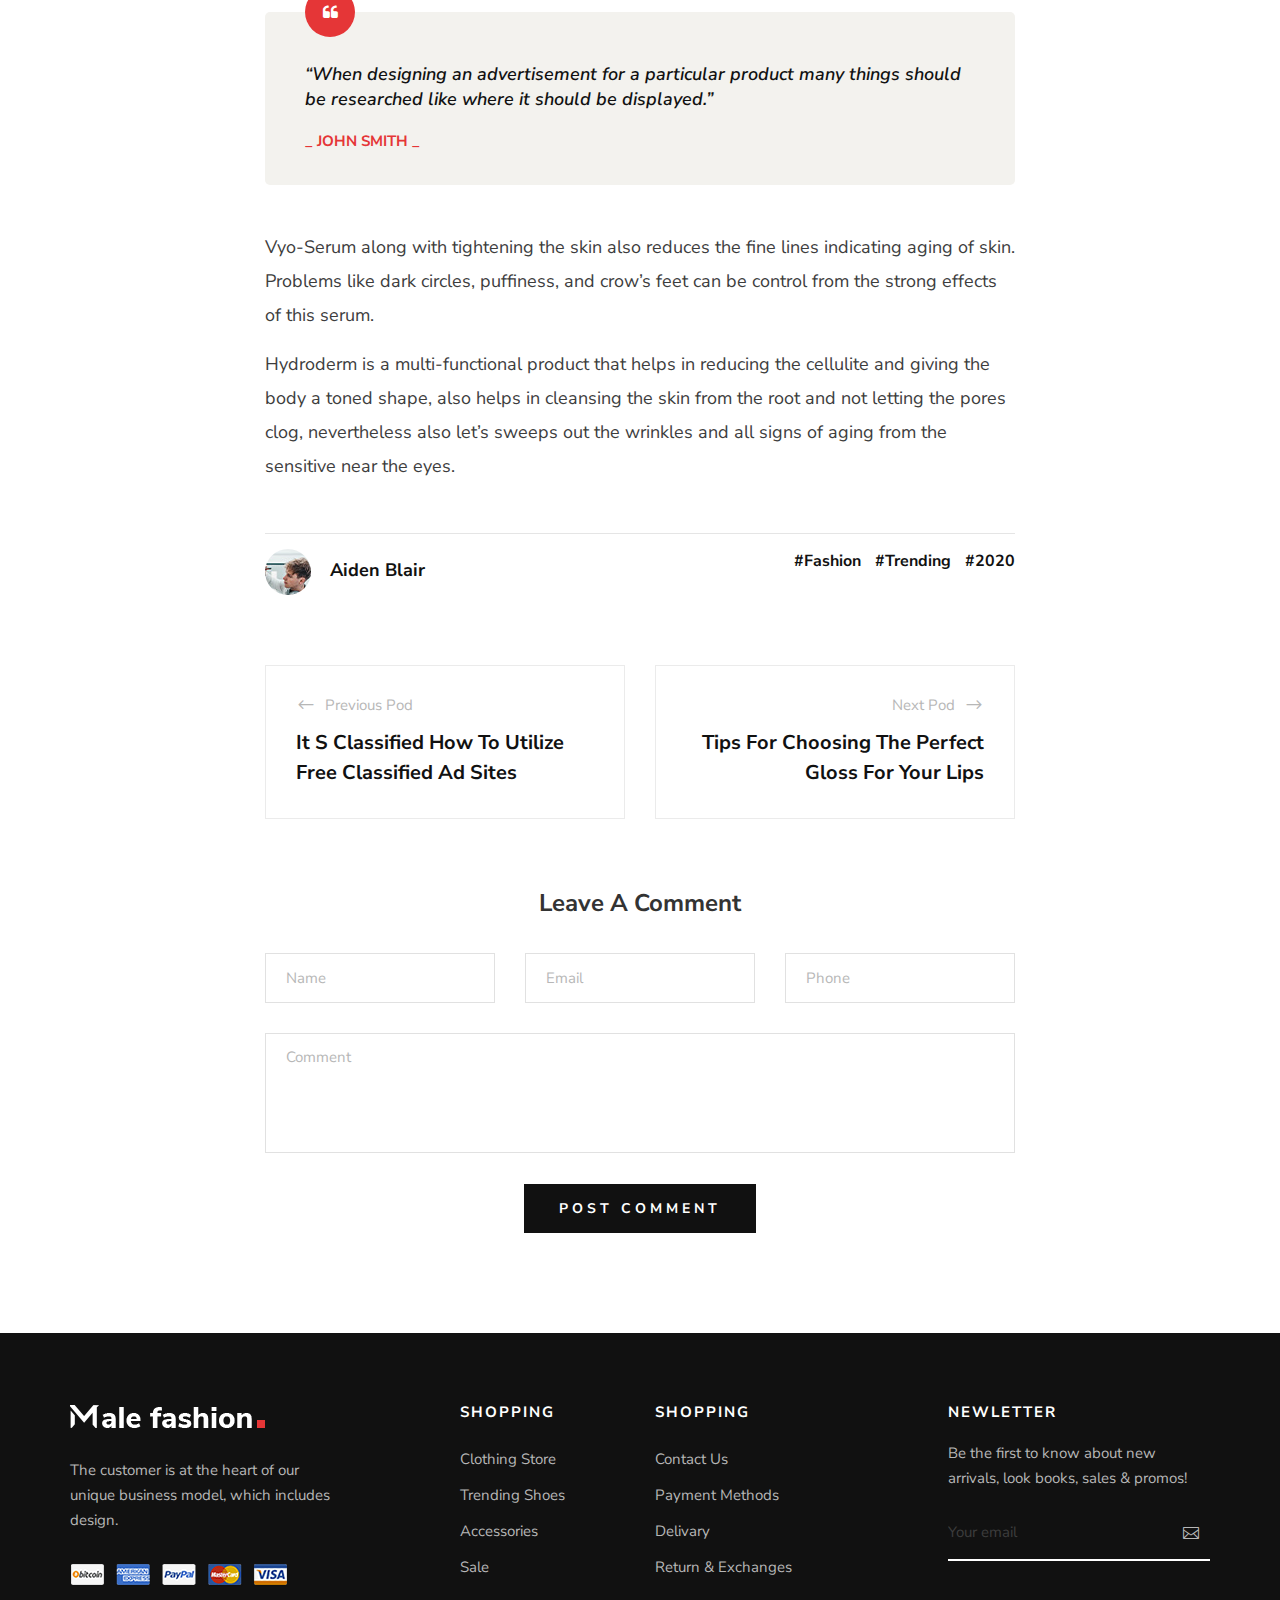
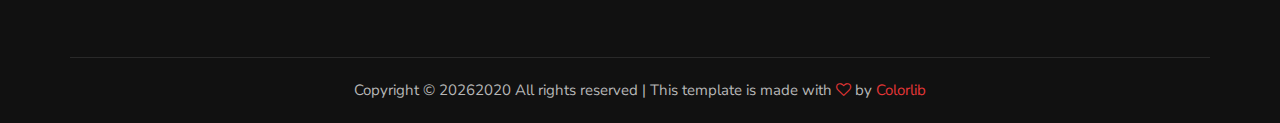
<file: blog-details.html>
<!DOCTYPE html>
<html lang="zxx">

<head>
    <meta charset="UTF-8">
    <meta name="description" content="Male_Fashion Template">
    <meta name="keywords" content="Male_Fashion, unica, creative, html">
    <meta name="viewport" content="width=device-width, initial-scale=1.0">
    <meta http-equiv="X-UA-Compatible" content="ie=edge">
    <title>Male-Fashion | Template</title>

    <!-- Google Font -->
    <link href="https://fonts.googleapis.com/css2?family=Nunito+Sans:wght@300;400;600;700;800;900&display=swap"
        rel="stylesheet">

    <!-- Css Styles -->
    <link rel="stylesheet" href="css/bootstrap.min.css" type="text/css">
    <link rel="stylesheet" href="css/font-awesome.min.css" type="text/css">
    <link rel="stylesheet" href="css/elegant-icons.css" type="text/css">
    <link rel="stylesheet" href="css/magnific-popup.css" type="text/css">
    <link rel="stylesheet" href="css/nice-select.css" type="text/css">
    <link rel="stylesheet" href="css/owl.carousel.min.css" type="text/css">
    <link rel="stylesheet" href="css/slicknav.min.css" type="text/css">
    <link rel="stylesheet" href="css/style.css" type="text/css">
</head>

<body>
    <!-- Page Preloder -->
    <div id="preloder">
        <div class="loader"></div>
    </div>

    <!-- Offcanvas Menu Begin -->
    <div class="offcanvas-menu-overlay"></div>
    <div class="offcanvas-menu-wrapper">
        <div class="offcanvas__option">
            <div class="offcanvas__links">
                <a href="#">Sign in</a>
                <a href="#">FAQs</a>
            </div>
            <div class="offcanvas__top__hover">
                <span>Usd <i class="arrow_carrot-down"></i></span>
                <ul>
                    <li>USD</li>
                    <li>EUR</li>
                    <li>USD</li>
                </ul>
            </div>
        </div>
        <div class="offcanvas__nav__option">
            <a href="#" class="search-switch"><img src="img/icon/search.png" alt=""></a>
            <a href="#"><img src="img/icon/heart.png" alt=""></a>
            <a href="#"><img src="img/icon/cart.png" alt=""> <span>0</span></a>
            <div class="price">$0.00</div>
        </div>
        <div id="mobile-menu-wrap"></div>
        <div class="offcanvas__text">
            <p>Free shipping, 30-day return or refund guarantee.</p>
        </div>
    </div>
    <!-- Offcanvas Menu End -->

    <!-- Header Section Begin -->
    <header class="header">
        <div class="header__top">
            <div class="container">
                <div class="row">
                    <div class="col-lg-6 col-md-7">
                        <div class="header__top__left">
                            <p>Free shipping, 30-day return or refund guarantee.</p>
                        </div>
                    </div>
                    <div class="col-lg-6 col-md-5">
                        <div class="header__top__right">
                            <div class="header__top__links">
                                <a href="#">Sign in</a>
                                <a href="#">FAQs</a>
                            </div>
                            <div class="header__top__hover">
                                <span>Usd <i class="arrow_carrot-down"></i></span>
                                <ul>
                                    <li>USD</li>
                                    <li>EUR</li>
                                    <li>USD</li>
                                </ul>
                            </div>
                        </div>
                    </div>
                </div>
            </div>
        </div>
        <div class="container">
            <div class="row">
                <div class="col-lg-3 col-md-3">
                    <div class="header__logo">
                        <a href="./index.html"><img src="img/logo.png" alt=""></a>
                    </div>
                </div>
                <div class="col-lg-6 col-md-6">
                    <nav class="header__menu mobile-menu">
                        <ul>
                            <li><a href="./index.html">Home</a></li>
                            <li><a href="./shop.html">Shop</a></li>
                            <li><a href="#">Pages</a>
                                <ul class="dropdown">
                                    <li><a href="./about.html">About Us</a></li>
                                    <li><a href="./shop-details.html">Shop Details</a></li>
                                    <li><a href="./shopping-cart.html">Shopping Cart</a></li>
                                    <li><a href="./checkout.html">Check Out</a></li>
                                    <li><a href="./blog-details.html">Blog Details</a></li>
                                </ul>
                            </li>
                            <li class="active"><a href="./blog.html">Blog</a></li>
                            <li><a href="./contact.html">Contacts</a></li>
                        </ul>
                    </nav>
                </div>
                <div class="col-lg-3 col-md-3">
                    <div class="header__nav__option">
                        <a href="#" class="search-switch"><img src="img/icon/search.png" alt=""></a>
                        <a href="#"><img src="img/icon/heart.png" alt=""></a>
                        <a href="#"><img src="img/icon/cart.png" alt=""> <span>0</span></a>
                        <div class="price">$0.00</div>
                    </div>
                </div>
            </div>
            <div class="canvas__open"><i class="fa fa-bars"></i></div>
        </div>
    </header>
    <!-- Header Section End -->

    <!-- Blog Details Hero Begin -->
    <section class="blog-hero spad">
        <div class="container">
            <div class="row d-flex justify-content-center">
                <div class="col-lg-9 text-center">
                    <div class="blog__hero__text">
                        <h2>Are you one of the thousands of Iphone owners who has no idea</h2>
                        <ul>
                            <li>By Deercreative</li>
                            <li>February 21, 2019</li>
                            <li>8 Comments</li>
                        </ul>
                    </div>
                </div>
            </div>
        </div>
    </section>
    <!-- Blog Details Hero End -->

    <!-- Blog Details Section Begin -->
    <section class="blog-details spad">
        <div class="container">
            <div class="row d-flex justify-content-center">
                <div class="col-lg-12">
                    <div class="blog__details__pic">
                        <img src="img/blog/details/blog-details.jpg" alt="">
                    </div>
                </div>
                <div class="col-lg-8">
                    <div class="blog__details__content">
                        <div class="blog__details__share">
                            <span>share</span>
                            <ul>
                                <li><a href="#"><i class="fa fa-facebook"></i></a></li>
                                <li><a href="#" class="twitter"><i class="fa fa-twitter"></i></a></li>
                                <li><a href="#" class="youtube"><i class="fa fa-youtube-play"></i></a></li>
                                <li><a href="#" class="linkedin"><i class="fa fa-linkedin"></i></a></li>
                            </ul>
                        </div>
                        <div class="blog__details__text">
                            <p>Hydroderm is the highly desired anti-aging cream on the block. This serum restricts the
                                occurrence of early aging sings on the skin and keeps the skin younger, tighter and
                                healthier. It reduces the wrinkles and loosening of skin. This cream nourishes the skin
                                and brings back the glow that had lost in the run of hectic years.</p>
                            <p>The most essential ingredient that makes hydroderm so effective is Vyo-Serum, which is a
                                product of natural selected proteins. This concentrate works actively in bringing about
                                the natural youthful glow of the skin. It tightens the skin along with its moisturizing
                                effect on the skin. The other important ingredient, making hydroderm so effective is
                                “marine collagen” which along with Vyo-Serum helps revitalize the skin.</p>
                        </div>
                        <div class="blog__details__quote">
                            <i class="fa fa-quote-left"></i>
                            <p>“When designing an advertisement for a particular product many things should be
                                researched like where it should be displayed.”</p>
                            <h6>_ John Smith _</h6>
                        </div>
                        <div class="blog__details__text">
                            <p>Vyo-Serum along with tightening the skin also reduces the fine lines indicating aging of
                                skin. Problems like dark circles, puffiness, and crow’s feet can be control from the
                                strong effects of this serum.</p>
                            <p>Hydroderm is a multi-functional product that helps in reducing the cellulite and giving
                                the body a toned shape, also helps in cleansing the skin from the root and not letting
                                the pores clog, nevertheless also let’s sweeps out the wrinkles and all signs of aging
                                from the sensitive near the eyes.</p>
                        </div>
                        <div class="blog__details__option">
                            <div class="row">
                                <div class="col-lg-6 col-md-6 col-sm-6">
                                    <div class="blog__details__author">
                                        <div class="blog__details__author__pic">
                                            <img src="img/blog/details/blog-author.jpg" alt="">
                                        </div>
                                        <div class="blog__details__author__text">
                                            <h5>Aiden Blair</h5>
                                        </div>
                                    </div>
                                </div>
                                <div class="col-lg-6 col-md-6 col-sm-6">
                                    <div class="blog__details__tags">
                                        <a href="#">#Fashion</a>
                                        <a href="#">#Trending</a>
                                        <a href="#">#2020</a>
                                    </div>
                                </div>
                            </div>
                        </div>
                        <div class="blog__details__btns">
                            <div class="row">
                                <div class="col-lg-6 col-md-6 col-sm-6">
                                    <a href="" class="blog__details__btns__item">
                                        <p><span class="arrow_left"></span> Previous Pod</p>
                                        <h5>It S Classified How To Utilize Free Classified Ad Sites</h5>
                                    </a>
                                </div>
                                <div class="col-lg-6 col-md-6 col-sm-6">
                                    <a href="" class="blog__details__btns__item blog__details__btns__item--next">
                                        <p>Next Pod <span class="arrow_right"></span></p>
                                        <h5>Tips For Choosing The Perfect Gloss For Your Lips</h5>
                                    </a>
                                </div>
                            </div>
                        </div>
                        <div class="blog__details__comment">
                            <h4>Leave A Comment</h4>
                            <form action="#">
                                <div class="row">
                                    <div class="col-lg-4 col-md-4">
                                        <input type="text" placeholder="Name">
                                    </div>
                                    <div class="col-lg-4 col-md-4">
                                        <input type="text" placeholder="Email">
                                    </div>
                                    <div class="col-lg-4 col-md-4">
                                        <input type="text" placeholder="Phone">
                                    </div>
                                    <div class="col-lg-12 text-center">
                                        <textarea placeholder="Comment"></textarea>
                                        <button type="submit" class="site-btn">Post Comment</button>
                                    </div>
                                </div>
                            </form>
                        </div>
                    </div>
                </div>
            </div>
        </div>
    </section>
    <!-- Blog Details Section End -->

    <!-- Footer Section Begin -->
    <footer class="footer">
        <div class="container">
            <div class="row">
                <div class="col-lg-3 col-md-6 col-sm-6">
                    <div class="footer__about">
                        <div class="footer__logo">
                            <a href="#"><img src="img/footer-logo.png" alt=""></a>
                        </div>
                        <p>The customer is at the heart of our unique business model, which includes design.</p>
                        <a href="#"><img src="img/payment.png" alt=""></a>
                    </div>
                </div>
                <div class="col-lg-2 offset-lg-1 col-md-3 col-sm-6">
                    <div class="footer__widget">
                        <h6>Shopping</h6>
                        <ul>
                            <li><a href="#">Clothing Store</a></li>
                            <li><a href="#">Trending Shoes</a></li>
                            <li><a href="#">Accessories</a></li>
                            <li><a href="#">Sale</a></li>
                        </ul>
                    </div>
                </div>
                <div class="col-lg-2 col-md-3 col-sm-6">
                    <div class="footer__widget">
                        <h6>Shopping</h6>
                        <ul>
                            <li><a href="#">Contact Us</a></li>
                            <li><a href="#">Payment Methods</a></li>
                            <li><a href="#">Delivary</a></li>
                            <li><a href="#">Return & Exchanges</a></li>
                        </ul>
                    </div>
                </div>
                <div class="col-lg-3 offset-lg-1 col-md-6 col-sm-6">
                    <div class="footer__widget">
                        <h6>NewLetter</h6>
                        <div class="footer__newslatter">
                            <p>Be the first to know about new arrivals, look books, sales & promos!</p>
                            <form action="#">
                                <input type="text" placeholder="Your email">
                                <button type="submit"><span class="icon_mail_alt"></span></button>
                            </form>
                        </div>
                    </div>
                </div>
            </div>
            <div class="row">
                <div class="col-lg-12 text-center">
                    <div class="footer__copyright__text">
                        <!-- Link back to Colorlib can't be removed. Template is licensed under CC BY 3.0. -->
                        <p>Copyright ©
                            <script>
                                document.write(new Date().getFullYear());
                            </script>2020
                            All rights reserved | This template is made with <i class="fa fa-heart-o"
                                aria-hidden="true"></i> by <a href="https://colorlib.com" target="_blank">Colorlib</a>
                        </p>
                        <!-- Link back to Colorlib can't be removed. Template is licensed under CC BY 3.0. -->
                    </div>
                </div>
            </div>
        </div>
    </footer>
    <!-- Footer Section End -->

    <!-- Search Begin -->
    <div class="search-model">
        <div class="h-100 d-flex align-items-center justify-content-center">
            <div class="search-close-switch">+</div>
            <form class="search-model-form">
                <input type="text" id="search-input" placeholder="Search here.....">
            </form>
        </div>
    </div>
    <!-- Search End -->

    <!-- Js Plugins -->
    <script src="js/jquery-3.3.1.min.js"></script>
    <script src="js/bootstrap.min.js"></script>
    <script src="js/jquery.nice-select.min.js"></script>
    <script src="js/jquery.nicescroll.min.js"></script>
    <script src="js/jquery.magnific-popup.min.js"></script>
    <script src="js/jquery.countdown.min.js"></script>
    <script src="js/jquery.slicknav.js"></script>
    <script src="js/mixitup.min.js"></script>
    <script src="js/owl.carousel.min.js"></script>
    <script src="js/main.js"></script>
</body>

</html>
</file>
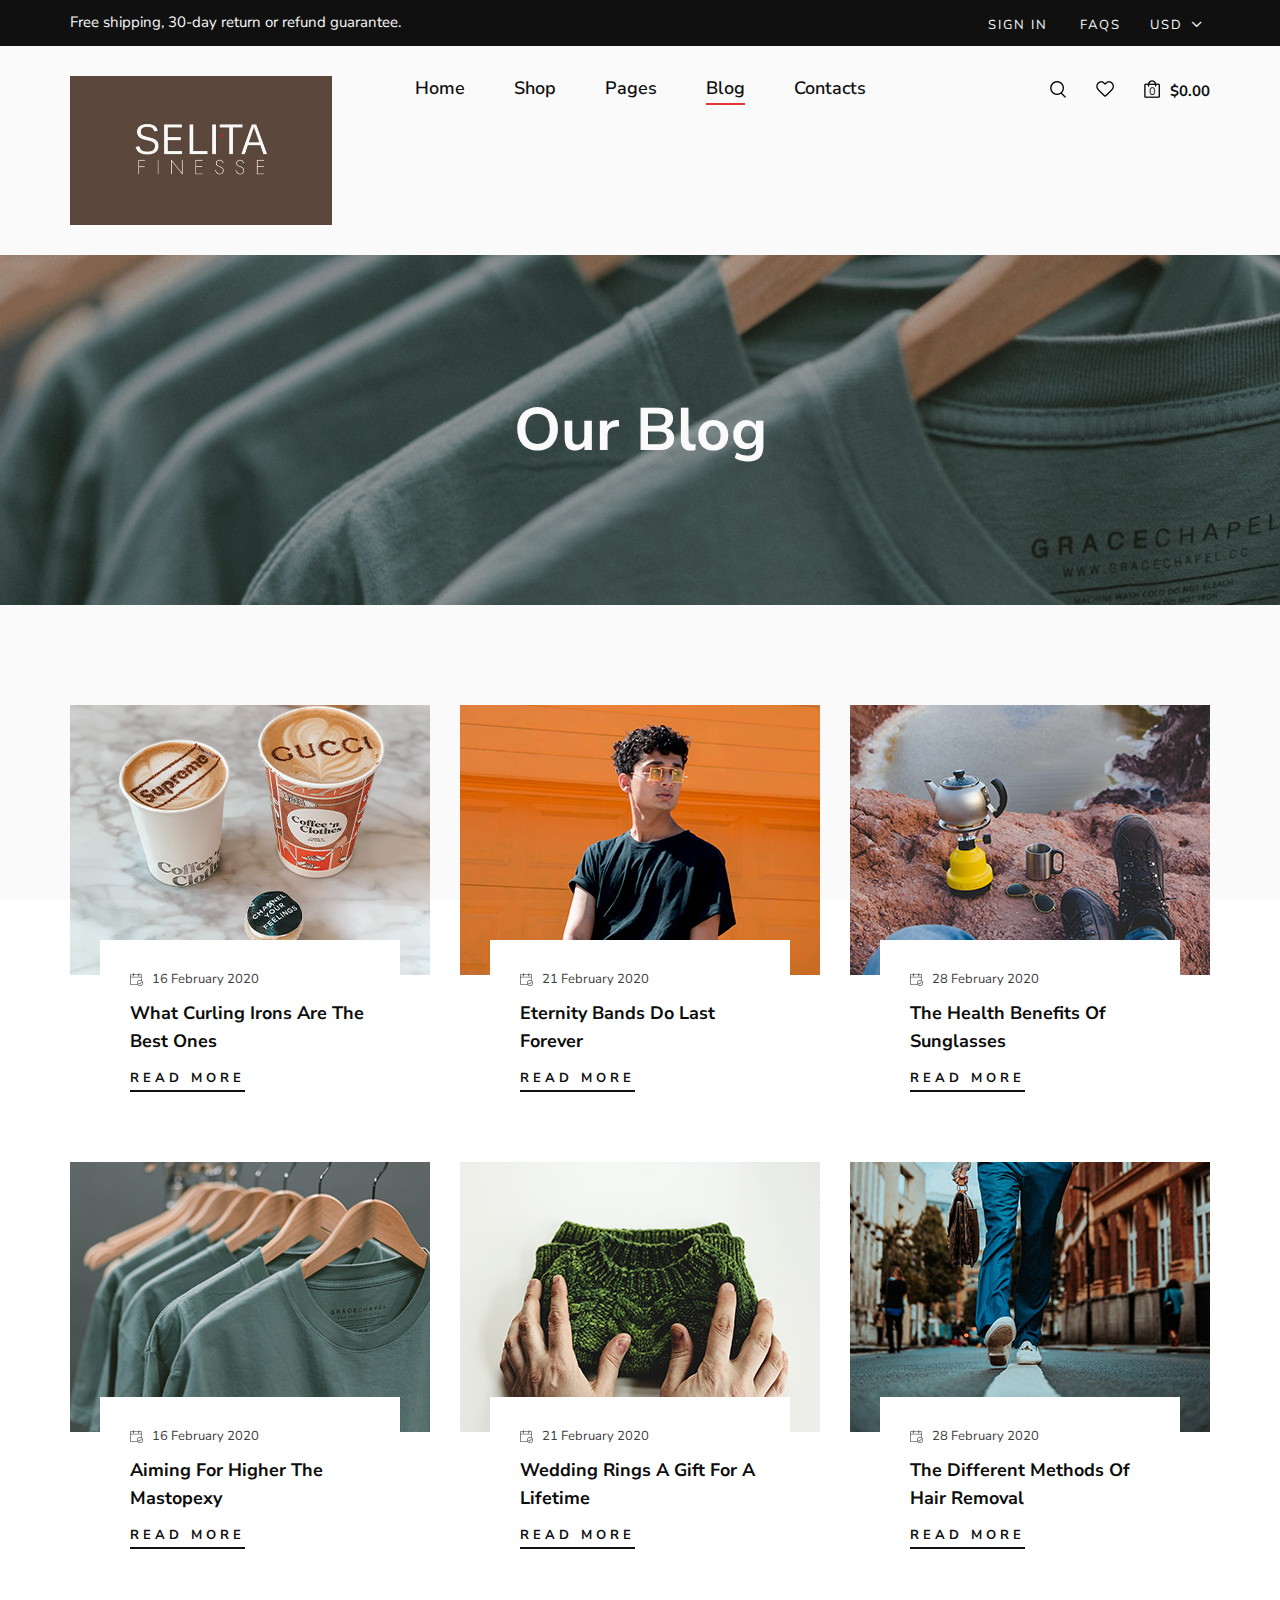
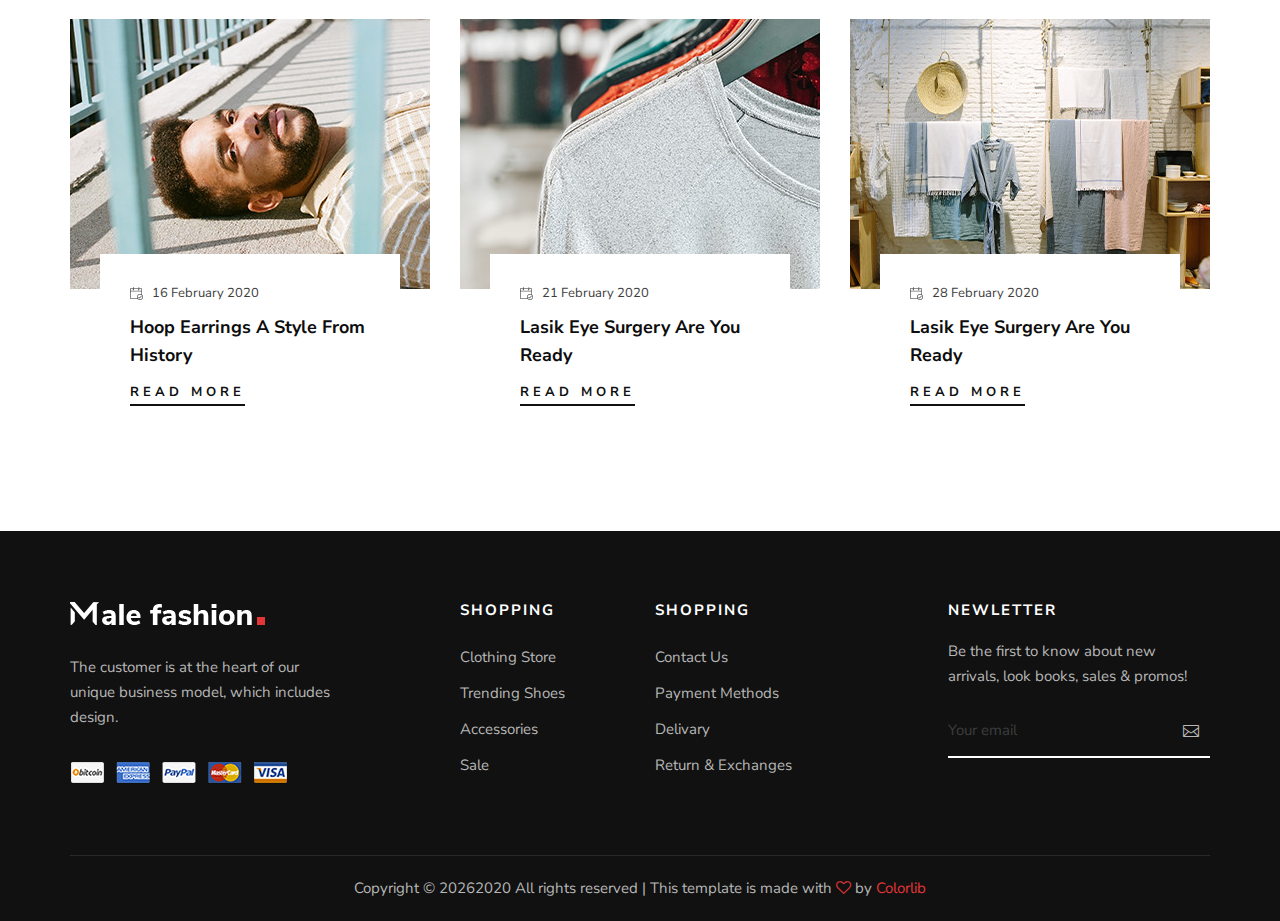
<file: blog.html>
<!DOCTYPE html>
<html lang="zxx">

<head>
    <meta charset="UTF-8">
    <meta name="description" content="Male_Fashion Template">
    <meta name="keywords" content="Male_Fashion, unica, creative, html">
    <meta name="viewport" content="width=device-width, initial-scale=1.0">
    <meta http-equiv="X-UA-Compatible" content="ie=edge">
    <title>Male-Fashion | Template</title>

    <!-- Google Font -->
    <link href="https://fonts.googleapis.com/css2?family=Nunito+Sans:wght@300;400;600;700;800;900&display=swap"
        rel="stylesheet">

    <!-- Css Styles -->
    <link rel="stylesheet" href="css/bootstrap.min.css" type="text/css">
    <link rel="stylesheet" href="css/font-awesome.min.css" type="text/css">
    <link rel="stylesheet" href="css/elegant-icons.css" type="text/css">
    <link rel="stylesheet" href="css/magnific-popup.css" type="text/css">
    <link rel="stylesheet" href="css/nice-select.css" type="text/css">
    <link rel="stylesheet" href="css/owl.carousel.min.css" type="text/css">
    <link rel="stylesheet" href="css/slicknav.min.css" type="text/css">
    <link rel="stylesheet" href="css/style.css" type="text/css">
</head>

<body>
    <!-- Page Preloder -->
    <div id="preloder">
        <div class="loader"></div>
    </div>

    <!-- Offcanvas Menu Begin -->
    <div class="offcanvas-menu-overlay"></div>
    <div class="offcanvas-menu-wrapper">
        <div class="offcanvas__option">
            <div class="offcanvas__links">
                <a href="#">Sign in</a>
                <a href="#">FAQs</a>
            </div>
            <div class="offcanvas__top__hover">
                <span>Usd <i class="arrow_carrot-down"></i></span>
                <ul>
                    <li>USD</li>
                    <li>EUR</li>
                    <li>USD</li>
                </ul>
            </div>
        </div>
        <div class="offcanvas__nav__option">
            <a href="#" class="search-switch"><img src="img/icon/search.png" alt=""></a>
            <a href="#"><img src="img/icon/heart.png" alt=""></a>
            <a href="#"><img src="img/icon/cart.png" alt=""> <span>0</span></a>
            <div class="price">$0.00</div>
        </div>
        <div id="mobile-menu-wrap"></div>
        <div class="offcanvas__text">
            <p>Free shipping, 30-day return or refund guarantee.</p>
        </div>
    </div>
    <!-- Offcanvas Menu End -->

    <!-- Header Section Begin -->
    <header class="header">
        <div class="header__top">
            <div class="container">
                <div class="row">
                    <div class="col-lg-6 col-md-7">
                        <div class="header__top__left">
                            <p>Free shipping, 30-day return or refund guarantee.</p>
                        </div>
                    </div>
                    <div class="col-lg-6 col-md-5">
                        <div class="header__top__right">
                            <div class="header__top__links">
                                <a href="#">Sign in</a>
                                <a href="#">FAQs</a>
                            </div>
                            <div class="header__top__hover">
                                <span>Usd <i class="arrow_carrot-down"></i></span>
                                <ul>
                                    <li>USD</li>
                                    <li>EUR</li>
                                    <li>USD</li>
                                </ul>
                            </div>
                        </div>
                    </div>
                </div>
            </div>
        </div>
        <div class="container">
            <div class="row">
                <div class="col-lg-3 col-md-3">
                    <div class="header__logo">
                        <a href="./index.html"><img src="img/logo.png" alt=""></a>
                    </div>
                </div>
                <div class="col-lg-6 col-md-6">
                    <nav class="header__menu mobile-menu">
                        <ul>
                            <li><a href="./index.html">Home</a></li>
                            <li><a href="./shop.html">Shop</a></li>
                            <li><a href="#">Pages</a>
                                <ul class="dropdown">
                                    <li><a href="./about.html">About Us</a></li>
                                    <li><a href="./shop-details.html">Shop Details</a></li>
                                    <li><a href="./shopping-cart.html">Shopping Cart</a></li>
                                    <li><a href="./checkout.html">Check Out</a></li>
                                    <li><a href="./blog-details.html">Blog Details</a></li>
                                </ul>
                            </li>
                            <li class="active"><a href="./blog.html">Blog</a></li>
                            <li><a href="./contact.html">Contacts</a></li>
                        </ul>
                    </nav>
                </div>
                <div class="col-lg-3 col-md-3">
                    <div class="header__nav__option">
                        <a href="#" class="search-switch"><img src="img/icon/search.png" alt=""></a>
                        <a href="#"><img src="img/icon/heart.png" alt=""></a>
                        <a href="#"><img src="img/icon/cart.png" alt=""> <span>0</span></a>
                        <div class="price">$0.00</div>
                    </div>
                </div>
            </div>
            <div class="canvas__open"><i class="fa fa-bars"></i></div>
        </div>
    </header>
    <!-- Header Section End -->

    <!-- Breadcrumb Section Begin -->
    <section class="breadcrumb-blog set-bg" data-setbg="img/breadcrumb-bg.jpg">
        <div class="container">
            <div class="row">
                <div class="col-lg-12">
                    <h2>Our Blog</h2>
                </div>
            </div>
        </div>
    </section>
    <!-- Breadcrumb Section End -->

    <!-- Blog Section Begin -->
    <section class="blog spad">
        <div class="container">
            <div class="row">
                <div class="col-lg-4 col-md-6 col-sm-6">
                    <div class="blog__item">
                        <div class="blog__item__pic set-bg" data-setbg="img/blog/blog-1.jpg"></div>
                        <div class="blog__item__text">
                            <span><img src="img/icon/calendar.png" alt=""> 16 February 2020</span>
                            <h5>What Curling Irons Are The Best Ones</h5>
                            <a href="#">Read More</a>
                        </div>
                    </div>
                </div>
                <div class="col-lg-4 col-md-6 col-sm-6">
                    <div class="blog__item">
                        <div class="blog__item__pic set-bg" data-setbg="img/blog/blog-2.jpg"></div>
                        <div class="blog__item__text">
                            <span><img src="img/icon/calendar.png" alt=""> 21 February 2020</span>
                            <h5>Eternity Bands Do Last Forever</h5>
                            <a href="#">Read More</a>
                        </div>
                    </div>
                </div>
                <div class="col-lg-4 col-md-6 col-sm-6">
                    <div class="blog__item">
                        <div class="blog__item__pic set-bg" data-setbg="img/blog/blog-3.jpg"></div>
                        <div class="blog__item__text">
                            <span><img src="img/icon/calendar.png" alt=""> 28 February 2020</span>
                            <h5>The Health Benefits Of Sunglasses</h5>
                            <a href="#">Read More</a>
                        </div>
                    </div>
                </div>
                <div class="col-lg-4 col-md-6 col-sm-6">
                    <div class="blog__item">
                        <div class="blog__item__pic set-bg" data-setbg="img/blog/blog-4.jpg"></div>
                        <div class="blog__item__text">
                            <span><img src="img/icon/calendar.png" alt=""> 16 February 2020</span>
                            <h5>Aiming For Higher The Mastopexy</h5>
                            <a href="#">Read More</a>
                        </div>
                    </div>
                </div>
                <div class="col-lg-4 col-md-6 col-sm-6">
                    <div class="blog__item">
                        <div class="blog__item__pic set-bg" data-setbg="img/blog/blog-5.jpg"></div>
                        <div class="blog__item__text">
                            <span><img src="img/icon/calendar.png" alt=""> 21 February 2020</span>
                            <h5>Wedding Rings A Gift For A Lifetime</h5>
                            <a href="#">Read More</a>
                        </div>
                    </div>
                </div>
                <div class="col-lg-4 col-md-6 col-sm-6">
                    <div class="blog__item">
                        <div class="blog__item__pic set-bg" data-setbg="img/blog/blog-6.jpg"></div>
                        <div class="blog__item__text">
                            <span><img src="img/icon/calendar.png" alt=""> 28 February 2020</span>
                            <h5>The Different Methods Of Hair Removal</h5>
                            <a href="#">Read More</a>
                        </div>
                    </div>
                </div>
                <div class="col-lg-4 col-md-6 col-sm-6">
                    <div class="blog__item">
                        <div class="blog__item__pic set-bg" data-setbg="img/blog/blog-7.jpg"></div>
                        <div class="blog__item__text">
                            <span><img src="img/icon/calendar.png" alt=""> 16 February 2020</span>
                            <h5>Hoop Earrings A Style From History</h5>
                            <a href="#">Read More</a>
                        </div>
                    </div>
                </div>
                <div class="col-lg-4 col-md-6 col-sm-6">
                    <div class="blog__item">
                        <div class="blog__item__pic set-bg" data-setbg="img/blog/blog-8.jpg"></div>
                        <div class="blog__item__text">
                            <span><img src="img/icon/calendar.png" alt=""> 21 February 2020</span>
                            <h5>Lasik Eye Surgery Are You Ready</h5>
                            <a href="#">Read More</a>
                        </div>
                    </div>
                </div>
                <div class="col-lg-4 col-md-6 col-sm-6">
                    <div class="blog__item">
                        <div class="blog__item__pic set-bg" data-setbg="img/blog/blog-9.jpg"></div>
                        <div class="blog__item__text">
                            <span><img src="img/icon/calendar.png" alt=""> 28 February 2020</span>
                            <h5>Lasik Eye Surgery Are You Ready</h5>
                            <a href="#">Read More</a>
                        </div>
                    </div>
                </div>
            </div>
        </div>
    </section>
    <!-- Blog Section End -->

    <!-- Footer Section Begin -->
    <footer class="footer">
        <div class="container">
            <div class="row">
                <div class="col-lg-3 col-md-6 col-sm-6">
                    <div class="footer__about">
                        <div class="footer__logo">
                            <a href="#"><img src="img/footer-logo.png" alt=""></a>
                        </div>
                        <p>The customer is at the heart of our unique business model, which includes design.</p>
                        <a href="#"><img src="img/payment.png" alt=""></a>
                    </div>
                </div>
                <div class="col-lg-2 offset-lg-1 col-md-3 col-sm-6">
                    <div class="footer__widget">
                        <h6>Shopping</h6>
                        <ul>
                            <li><a href="#">Clothing Store</a></li>
                            <li><a href="#">Trending Shoes</a></li>
                            <li><a href="#">Accessories</a></li>
                            <li><a href="#">Sale</a></li>
                        </ul>
                    </div>
                </div>
                <div class="col-lg-2 col-md-3 col-sm-6">
                    <div class="footer__widget">
                        <h6>Shopping</h6>
                        <ul>
                            <li><a href="#">Contact Us</a></li>
                            <li><a href="#">Payment Methods</a></li>
                            <li><a href="#">Delivary</a></li>
                            <li><a href="#">Return & Exchanges</a></li>
                        </ul>
                    </div>
                </div>
                <div class="col-lg-3 offset-lg-1 col-md-6 col-sm-6">
                    <div class="footer__widget">
                        <h6>NewLetter</h6>
                        <div class="footer__newslatter">
                            <p>Be the first to know about new arrivals, look books, sales & promos!</p>
                            <form action="#">
                                <input type="text" placeholder="Your email">
                                <button type="submit"><span class="icon_mail_alt"></span></button>
                            </form>
                        </div>
                    </div>
                </div>
            </div>
            <div class="row">
                <div class="col-lg-12 text-center">
                    <div class="footer__copyright__text">
                        <!-- Link back to Colorlib can't be removed. Template is licensed under CC BY 3.0. -->
                        <p>Copyright ©
                            <script>
                                document.write(new Date().getFullYear());
                            </script>2020
                            All rights reserved | This template is made with <i class="fa fa-heart-o"
                                aria-hidden="true"></i> by <a href="https://colorlib.com" target="_blank">Colorlib</a>
                        </p>
                        <!-- Link back to Colorlib can't be removed. Template is licensed under CC BY 3.0. -->
                    </div>
                </div>
            </div>
        </div>
    </footer>
    <!-- Footer Section End -->

    <!-- Search Begin -->
    <div class="search-model">
        <div class="h-100 d-flex align-items-center justify-content-center">
            <div class="search-close-switch">+</div>
            <form class="search-model-form">
                <input type="text" id="search-input" placeholder="Search here.....">
            </form>
        </div>
    </div>
    <!-- Search End -->

    <!-- Js Plugins -->
    <script src="js/jquery-3.3.1.min.js"></script>
    <script src="js/bootstrap.min.js"></script>
    <script src="js/jquery.nice-select.min.js"></script>
    <script src="js/jquery.nicescroll.min.js"></script>
    <script src="js/jquery.magnific-popup.min.js"></script>
    <script src="js/jquery.countdown.min.js"></script>
    <script src="js/jquery.slicknav.js"></script>
    <script src="js/mixitup.min.js"></script>
    <script src="js/owl.carousel.min.js"></script>
    <script src="js/main.js"></script>
</body>

</html>
</file>
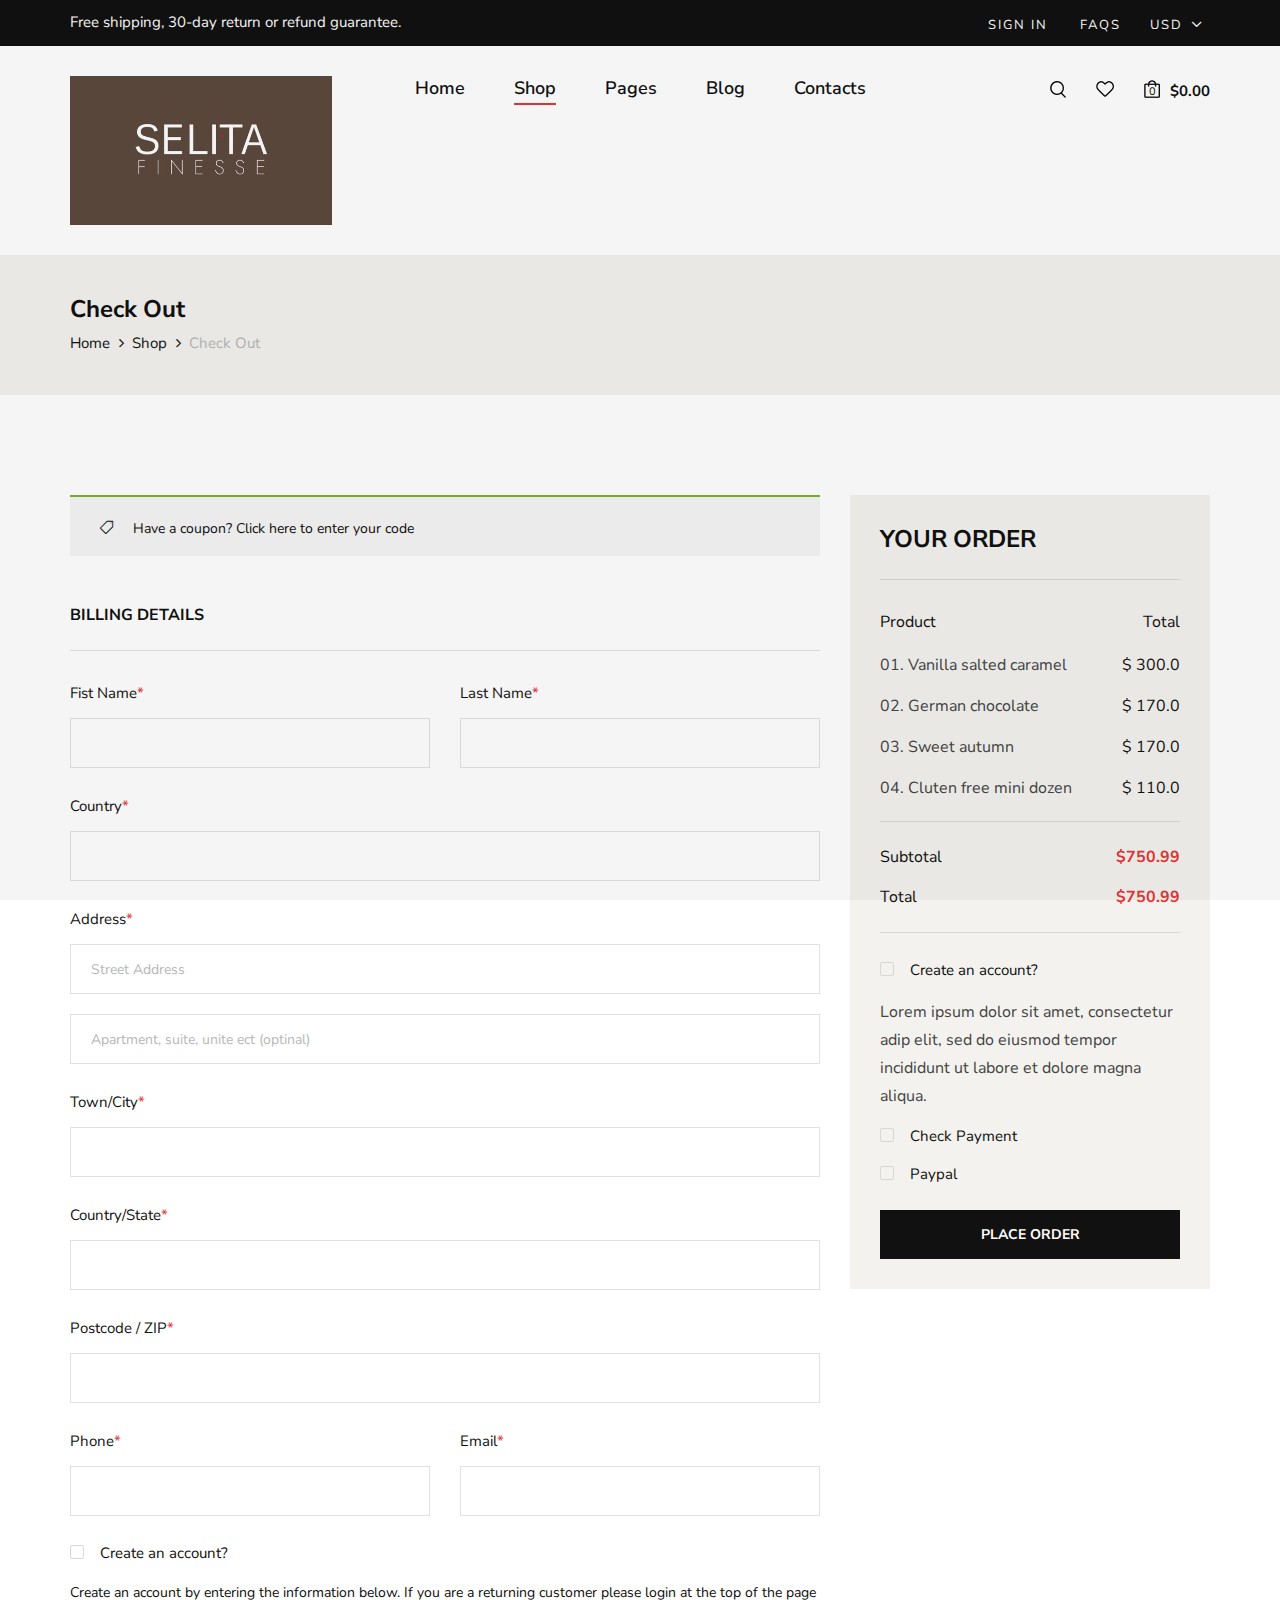
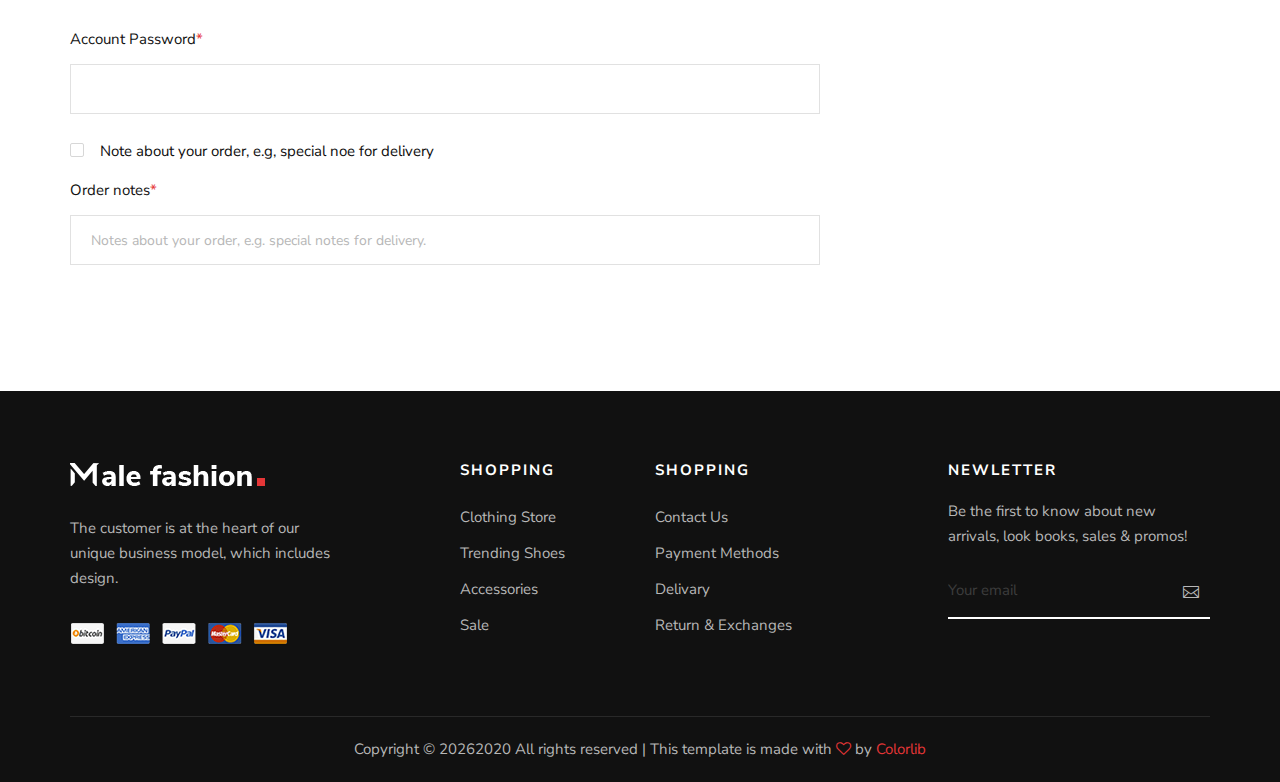
<file: checkout.html>
<!DOCTYPE html>
<html lang="zxx">

<head>
    <meta charset="UTF-8">
    <meta name="description" content="Male_Fashion Template">
    <meta name="keywords" content="Male_Fashion, unica, creative, html">
    <meta name="viewport" content="width=device-width, initial-scale=1.0">
    <meta http-equiv="X-UA-Compatible" content="ie=edge">
    <title>Male-Fashion | Template</title>

    <!-- Google Font -->
    <link href="https://fonts.googleapis.com/css2?family=Nunito+Sans:wght@300;400;600;700;800;900&display=swap"
    rel="stylesheet">

    <!-- Css Styles -->
    <link rel="stylesheet" href="css/bootstrap.min.css" type="text/css">
    <link rel="stylesheet" href="css/font-awesome.min.css" type="text/css">
    <link rel="stylesheet" href="css/elegant-icons.css" type="text/css">
    <link rel="stylesheet" href="css/magnific-popup.css" type="text/css">
    <link rel="stylesheet" href="css/nice-select.css" type="text/css">
    <link rel="stylesheet" href="css/owl.carousel.min.css" type="text/css">
    <link rel="stylesheet" href="css/slicknav.min.css" type="text/css">
    <link rel="stylesheet" href="css/style.css" type="text/css">
</head>

<body>
    <!-- Page Preloder -->
    <div id="preloder">
        <div class="loader"></div>
    </div>

    <!-- Offcanvas Menu Begin -->
    <div class="offcanvas-menu-overlay"></div>
    <div class="offcanvas-menu-wrapper">
        <div class="offcanvas__option">
            <div class="offcanvas__links">
                <a href="#">Sign in</a>
                <a href="#">FAQs</a>
            </div>
            <div class="offcanvas__top__hover">
                <span>Usd <i class="arrow_carrot-down"></i></span>
                <ul>
                    <li>USD</li>
                    <li>EUR</li>
                    <li>USD</li>
                </ul>
            </div>
        </div>
        <div class="offcanvas__nav__option">
            <a href="#" class="search-switch"><img src="img/icon/search.png" alt=""></a>
            <a href="#"><img src="img/icon/heart.png" alt=""></a>
            <a href="#"><img src="img/icon/cart.png" alt=""> <span>0</span></a>
            <div class="price">$0.00</div>
        </div>
        <div id="mobile-menu-wrap"></div>
        <div class="offcanvas__text">
            <p>Free shipping, 30-day return or refund guarantee.</p>
        </div>
    </div>
    <!-- Offcanvas Menu End -->

    <!-- Header Section Begin -->
    <header class="header">
        <div class="header__top">
            <div class="container">
                <div class="row">
                    <div class="col-lg-6 col-md-7">
                        <div class="header__top__left">
                            <p>Free shipping, 30-day return or refund guarantee.</p>
                        </div>
                    </div>
                    <div class="col-lg-6 col-md-5">
                        <div class="header__top__right">
                            <div class="header__top__links">
                                <a href="#">Sign in</a>
                                <a href="#">FAQs</a>
                            </div>
                            <div class="header__top__hover">
                                <span>Usd <i class="arrow_carrot-down"></i></span>
                                <ul>
                                    <li>USD</li>
                                    <li>EUR</li>
                                    <li>USD</li>
                                </ul>
                            </div>
                        </div>
                    </div>
                </div>
            </div>
        </div>
        <div class="container">
            <div class="row">
                <div class="col-lg-3 col-md-3">
                    <div class="header__logo">
                        <a href="./index.html"><img src="img/logo.png" alt=""></a>
                    </div>
                </div>
                <div class="col-lg-6 col-md-6">
                    <nav class="header__menu mobile-menu">
                        <ul>
                            <li><a href="./index.html">Home</a></li>
                            <li class="active"><a href="./shop.html">Shop</a></li>
                            <li><a href="#">Pages</a>
                                <ul class="dropdown">
                                    <li><a href="./about.html">About Us</a></li>
                                    <li><a href="./shop-details.html">Shop Details</a></li>
                                    <li><a href="./shopping-cart.html">Shopping Cart</a></li>
                                    <li><a href="./checkout.html">Check Out</a></li>
                                    <li><a href="./blog-details.html">Blog Details</a></li>
                                </ul>
                            </li>
                            <li><a href="./blog.html">Blog</a></li>
                            <li><a href="./contact.html">Contacts</a></li>
                        </ul>
                    </nav>
                </div>
                <div class="col-lg-3 col-md-3">
                    <div class="header__nav__option">
                        <a href="#" class="search-switch"><img src="img/icon/search.png" alt=""></a>
                        <a href="#"><img src="img/icon/heart.png" alt=""></a>
                        <a href="#"><img src="img/icon/cart.png" alt=""> <span>0</span></a>
                        <div class="price">$0.00</div>
                    </div>
                </div>
            </div>
            <div class="canvas__open"><i class="fa fa-bars"></i></div>
        </div>
    </header>
    <!-- Header Section End -->

    <!-- Breadcrumb Section Begin -->
    <section class="breadcrumb-option">
        <div class="container">
            <div class="row">
                <div class="col-lg-12">
                    <div class="breadcrumb__text">
                        <h4>Check Out</h4>
                        <div class="breadcrumb__links">
                            <a href="./index.html">Home</a>
                            <a href="./shop.html">Shop</a>
                            <span>Check Out</span>
                        </div>
                    </div>
                </div>
            </div>
        </div>
    </section>
    <!-- Breadcrumb Section End -->

    <!-- Checkout Section Begin -->
    <section class="checkout spad">
        <div class="container">
            <div class="checkout__form">
                <form action="#">
                    <div class="row">
                        <div class="col-lg-8 col-md-6">
                            <h6 class="coupon__code"><span class="icon_tag_alt"></span> Have a coupon? <a href="#">Click
                            here</a> to enter your code</h6>
                            <h6 class="checkout__title">Billing Details</h6>
                            <div class="row">
                                <div class="col-lg-6">
                                    <div class="checkout__input">
                                        <p>Fist Name<span>*</span></p>
                                        <input type="text">
                                    </div>
                                </div>
                                <div class="col-lg-6">
                                    <div class="checkout__input">
                                        <p>Last Name<span>*</span></p>
                                        <input type="text">
                                    </div>
                                </div>
                            </div>
                            <div class="checkout__input">
                                <p>Country<span>*</span></p>
                                <input type="text">
                            </div>
                            <div class="checkout__input">
                                <p>Address<span>*</span></p>
                                <input type="text" placeholder="Street Address" class="checkout__input__add">
                                <input type="text" placeholder="Apartment, suite, unite ect (optinal)">
                            </div>
                            <div class="checkout__input">
                                <p>Town/City<span>*</span></p>
                                <input type="text">
                            </div>
                            <div class="checkout__input">
                                <p>Country/State<span>*</span></p>
                                <input type="text">
                            </div>
                            <div class="checkout__input">
                                <p>Postcode / ZIP<span>*</span></p>
                                <input type="text">
                            </div>
                            <div class="row">
                                <div class="col-lg-6">
                                    <div class="checkout__input">
                                        <p>Phone<span>*</span></p>
                                        <input type="text">
                                    </div>
                                </div>
                                <div class="col-lg-6">
                                    <div class="checkout__input">
                                        <p>Email<span>*</span></p>
                                        <input type="text">
                                    </div>
                                </div>
                            </div>
                            <div class="checkout__input__checkbox">
                                <label for="acc">
                                    Create an account?
                                    <input type="checkbox" id="acc">
                                    <span class="checkmark"></span>
                                </label>
                                <p>Create an account by entering the information below. If you are a returning customer
                                please login at the top of the page</p>
                            </div>
                            <div class="checkout__input">
                                <p>Account Password<span>*</span></p>
                                <input type="text">
                            </div>
                            <div class="checkout__input__checkbox">
                                <label for="diff-acc">
                                    Note about your order, e.g, special noe for delivery
                                    <input type="checkbox" id="diff-acc">
                                    <span class="checkmark"></span>
                                </label>
                            </div>
                            <div class="checkout__input">
                                <p>Order notes<span>*</span></p>
                                <input type="text"
                                placeholder="Notes about your order, e.g. special notes for delivery.">
                            </div>
                        </div>
                        <div class="col-lg-4 col-md-6">
                            <div class="checkout__order">
                                <h4 class="order__title">Your order</h4>
                                <div class="checkout__order__products">Product <span>Total</span></div>
                                <ul class="checkout__total__products">
                                    <li>01. Vanilla salted caramel <span>$ 300.0</span></li>
                                    <li>02. German chocolate <span>$ 170.0</span></li>
                                    <li>03. Sweet autumn <span>$ 170.0</span></li>
                                    <li>04. Cluten free mini dozen <span>$ 110.0</span></li>
                                </ul>
                                <ul class="checkout__total__all">
                                    <li>Subtotal <span>$750.99</span></li>
                                    <li>Total <span>$750.99</span></li>
                                </ul>
                                <div class="checkout__input__checkbox">
                                    <label for="acc-or">
                                        Create an account?
                                        <input type="checkbox" id="acc-or">
                                        <span class="checkmark"></span>
                                    </label>
                                </div>
                                <p>Lorem ipsum dolor sit amet, consectetur adip elit, sed do eiusmod tempor incididunt
                                ut labore et dolore magna aliqua.</p>
                                <div class="checkout__input__checkbox">
                                    <label for="payment">
                                        Check Payment
                                        <input type="checkbox" id="payment">
                                        <span class="checkmark"></span>
                                    </label>
                                </div>
                                <div class="checkout__input__checkbox">
                                    <label for="paypal">
                                        Paypal
                                        <input type="checkbox" id="paypal">
                                        <span class="checkmark"></span>
                                    </label>
                                </div>
                                <button type="submit" class="site-btn">PLACE ORDER</button>
                            </div>
                        </div>
                    </div>
                </form>
            </div>
        </div>
    </section>
    <!-- Checkout Section End -->

    <!-- Footer Section Begin -->
    <footer class="footer">
        <div class="container">
            <div class="row">
                <div class="col-lg-3 col-md-6 col-sm-6">
                    <div class="footer__about">
                        <div class="footer__logo">
                            <a href="#"><img src="img/footer-logo.png" alt=""></a>
                        </div>
                        <p>The customer is at the heart of our unique business model, which includes design.</p>
                        <a href="#"><img src="img/payment.png" alt=""></a>
                    </div>
                </div>
                <div class="col-lg-2 offset-lg-1 col-md-3 col-sm-6">
                    <div class="footer__widget">
                        <h6>Shopping</h6>
                        <ul>
                            <li><a href="#">Clothing Store</a></li>
                            <li><a href="#">Trending Shoes</a></li>
                            <li><a href="#">Accessories</a></li>
                            <li><a href="#">Sale</a></li>
                        </ul>
                    </div>
                </div>
                <div class="col-lg-2 col-md-3 col-sm-6">
                    <div class="footer__widget">
                        <h6>Shopping</h6>
                        <ul>
                            <li><a href="#">Contact Us</a></li>
                            <li><a href="#">Payment Methods</a></li>
                            <li><a href="#">Delivary</a></li>
                            <li><a href="#">Return & Exchanges</a></li>
                        </ul>
                    </div>
                </div>
                <div class="col-lg-3 offset-lg-1 col-md-6 col-sm-6">
                    <div class="footer__widget">
                        <h6>NewLetter</h6>
                        <div class="footer__newslatter">
                            <p>Be the first to know about new arrivals, look books, sales & promos!</p>
                            <form action="#">
                                <input type="text" placeholder="Your email">
                                <button type="submit"><span class="icon_mail_alt"></span></button>
                            </form>
                        </div>
                    </div>
                </div>
            </div>
            <div class="row">
                <div class="col-lg-12 text-center">
                    <div class="footer__copyright__text">
                        <!-- Link back to Colorlib can't be removed. Template is licensed under CC BY 3.0. -->
                        <p>Copyright ©
                            <script>
                                document.write(new Date().getFullYear());
                            </script>2020
                            All rights reserved | This template is made with <i class="fa fa-heart-o"
                            aria-hidden="true"></i> by <a href="https://colorlib.com" target="_blank">Colorlib</a>
                        </p>
                        <!-- Link back to Colorlib can't be removed. Template is licensed under CC BY 3.0. -->
                    </div>
                </div>
            </div>
        </div>
    </footer>
    <!-- Footer Section End -->

    <!-- Search Begin -->
    <div class="search-model">
        <div class="h-100 d-flex align-items-center justify-content-center">
            <div class="search-close-switch">+</div>
            <form class="search-model-form">
                <input type="text" id="search-input" placeholder="Search here.....">
            </form>
        </div>
    </div>
    <!-- Search End -->

    <!-- Js Plugins -->
    <script src="js/jquery-3.3.1.min.js"></script>
    <script src="js/bootstrap.min.js"></script>
    <script src="js/jquery.nice-select.min.js"></script>
    <script src="js/jquery.nicescroll.min.js"></script>
    <script src="js/jquery.magnific-popup.min.js"></script>
    <script src="js/jquery.countdown.min.js"></script>
    <script src="js/jquery.slicknav.js"></script>
    <script src="js/mixitup.min.js"></script>
    <script src="js/owl.carousel.min.js"></script>
    <script src="js/main.js"></script>
</body>

</html>
</file>
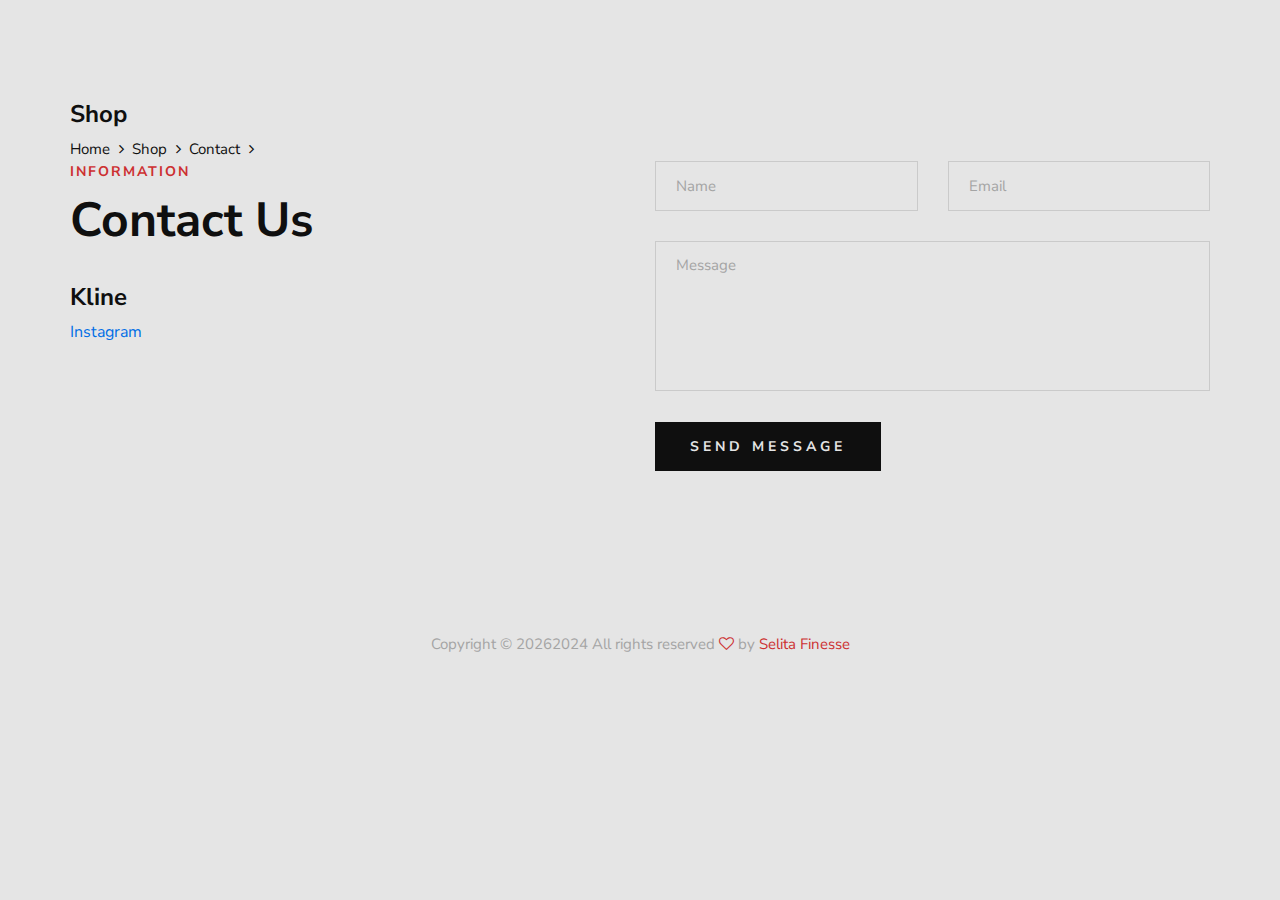
<file: contact.html>
<!DOCTYPE html>
<html lang="zxx">

<head>
    <meta charset="UTF-8">
    <meta name="description" content="Male_Fashion Template">
    <meta name="keywords" content="Male_Fashion, unica, creative, html">
    <meta name="viewport" content="width=device-width, initial-scale=1.0">
    <meta http-equiv="X-UA-Compatible" content="ie=edge">
    <title>Selita Finesse</title>

    <!-- Google Font -->
    <link href="https://fonts.googleapis.com/css2?family=Nunito+Sans:wght@300;400;600;700;800;900&display=swap"
        rel="stylesheet">

    <!-- Css Styles -->
    <link rel="stylesheet" href="css/bootstrap.min.css" type="text/css">
    <link rel="stylesheet" href="css/font-awesome.min.css" type="text/css">
    <link rel="stylesheet" href="css/elegant-icons.css" type="text/css">
    <link rel="stylesheet" href="css/magnific-popup.css" type="text/css">
    <link rel="stylesheet" href="css/nice-select.css" type="text/css">
    <link rel="stylesheet" href="css/owl.carousel.min.css" type="text/css">
    <link rel="stylesheet" href="css/slicknav.min.css" type="text/css">
    <link rel="stylesheet" href="css/style.css" type="text/css">
</head>

<body>
    <!-- Page Preloder -->
    <div id="preloder">
        <div class="loader"></div>
    </div>

    <!-- Offcanvas Menu Begin -->

    <!-- Contact Section Begin -->
    <section class="contact spad">
        <div class="container">
            <div class="breadcrumb__text">
                <h4>Shop</h4>
                <div class="breadcrumb__links">
                    <a href="./index.html">Home</a>
                    <a href="./shop.html">Shop</a>
                    <a href="./contact.html">Contact</a>
                </div>
            </div>
            <div class="row">
                <div class="col-lg-6 col-md-6">
                    <div class="contact__text">
                        <div class="section-title">
                            <span>Information</span>
                            <h2>Contact Us</h2>

                        </div>
                        <ul>
                            <li>
                                <h4>Kline</h4>
                                <a href="https://www.instagram.com/selita.finesse/">Instagram</a>
                            </li>
                        </ul>
                    </div>
                </div>
                <div class="col-lg-6 col-md-6">
                    <div class="contact__form">
                        <form action="#">
                            <div class="row">
                                <div class="col-lg-6">
                                    <input type="text" placeholder="Name">
                                </div>
                                <div class="col-lg-6">
                                    <input type="text" placeholder="Email">
                                </div>
                                <div class="col-lg-12">
                                    <textarea placeholder="Message"></textarea>
                                    <button type="submit" class="site-btn">Send Message</button>
                                </div>
                            </div>
                        </form>
                    </div>
                </div>
            </div>
        </div>
    </section>
    <!-- Contact Section End -->

    <!-- Footer Section Begin -->
    <div class="col-lg-12 text-center">
        <div class="footer__copyright__text">
            <p>Copyright ©
                <script>
                    document.write(new Date().getFullYear());
                </script>2024
                All rights reserved <i class="fa fa-heart-o" aria-hidden="true"></i> by <a
                    href="https://www.instagram.com/selita.finesse/" target="_blank">Selita Finesse</a>
            </p>
            <!-- Link back to Colorlib can't be removed. Template is licensed under CC BY 3.0. -->
        </div>
    </div>
    <!-- Footer Section End -->

    <!-- Search Begin -->
    <div class="search-model">
        <div class="h-100 d-flex align-items-center justify-content-center">
            <div class="search-close-switch">+</div>
            <form class="search-model-form">
                <input type="text" id="search-input" placeholder="Search here.....">
            </form>
        </div>
    </div>
    <!-- Search End -->

    <!-- Js Plugins -->
    <script src="js/jquery-3.3.1.min.js"></script>
    <script src="js/bootstrap.min.js"></script>
    <script src="js/jquery.nice-select.min.js"></script>
    <script src="js/jquery.nicescroll.min.js"></script>
    <script src="js/jquery.magnific-popup.min.js"></script>
    <script src="js/jquery.countdown.min.js"></script>
    <script src="js/jquery.slicknav.js"></script>
    <script src="js/mixitup.min.js"></script>
    <script src="js/owl.carousel.min.js"></script>
    <script src="js/main.js"></script>
</body>

</html>
</file>
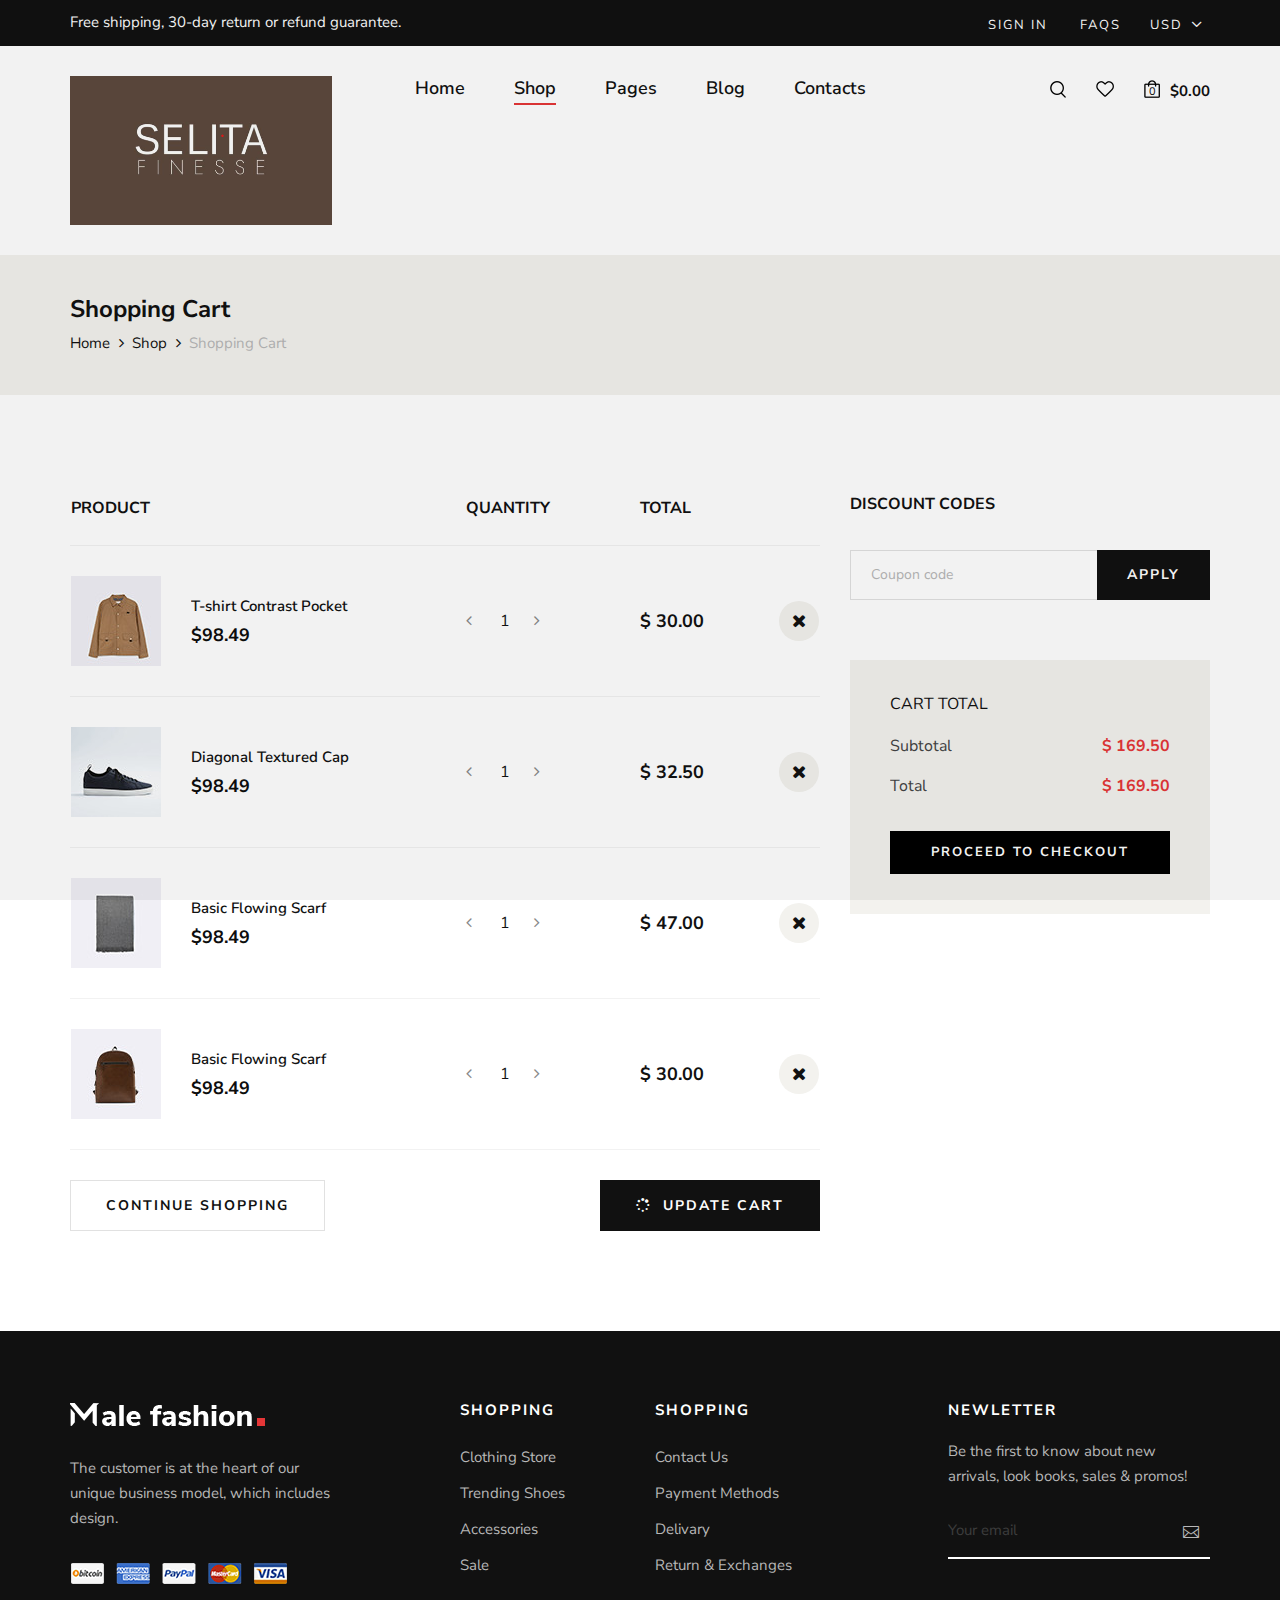
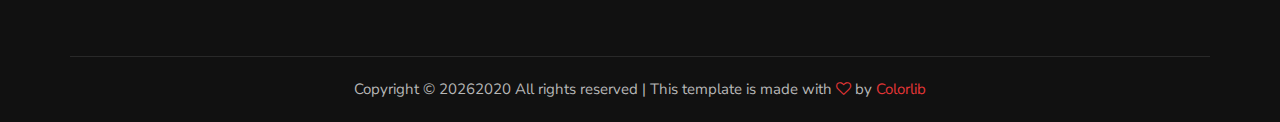
<file: shopping-cart.html>
<!DOCTYPE html>
<html lang="zxx">

<head>
    <meta charset="UTF-8">
    <meta name="description" content="Male_Fashion Template">
    <meta name="keywords" content="Male_Fashion, unica, creative, html">
    <meta name="viewport" content="width=device-width, initial-scale=1.0">
    <meta http-equiv="X-UA-Compatible" content="ie=edge">
    <title>Male-Fashion | Template</title>

    <!-- Google Font -->
    <link href="https://fonts.googleapis.com/css2?family=Nunito+Sans:wght@300;400;600;700;800;900&display=swap"
    rel="stylesheet">

    <!-- Css Styles -->
    <link rel="stylesheet" href="css/bootstrap.min.css" type="text/css">
    <link rel="stylesheet" href="css/font-awesome.min.css" type="text/css">
    <link rel="stylesheet" href="css/elegant-icons.css" type="text/css">
    <link rel="stylesheet" href="css/magnific-popup.css" type="text/css">
    <link rel="stylesheet" href="css/nice-select.css" type="text/css">
    <link rel="stylesheet" href="css/owl.carousel.min.css" type="text/css">
    <link rel="stylesheet" href="css/slicknav.min.css" type="text/css">
    <link rel="stylesheet" href="css/style.css" type="text/css">
</head>

<body>
    <!-- Page Preloder -->
    <div id="preloder">
        <div class="loader"></div>
    </div>

    <!-- Offcanvas Menu Begin -->
    <div class="offcanvas-menu-overlay"></div>
    <div class="offcanvas-menu-wrapper">
        <div class="offcanvas__option">
            <div class="offcanvas__links">
                <a href="#">Sign in</a>
                <a href="#">FAQs</a>
            </div>
            <div class="offcanvas__top__hover">
                <span>Usd <i class="arrow_carrot-down"></i></span>
                <ul>
                    <li>USD</li>
                    <li>EUR</li>
                    <li>USD</li>
                </ul>
            </div>
        </div>
        <div class="offcanvas__nav__option">
            <a href="#" class="search-switch"><img src="img/icon/search.png" alt=""></a>
            <a href="#"><img src="img/icon/heart.png" alt=""></a>
            <a href="#"><img src="img/icon/cart.png" alt=""> <span>0</span></a>
            <div class="price">$0.00</div>
        </div>
        <div id="mobile-menu-wrap"></div>
        <div class="offcanvas__text">
            <p>Free shipping, 30-day return or refund guarantee.</p>
        </div>
    </div>
    <!-- Offcanvas Menu End -->

    <!-- Header Section Begin -->
    <header class="header">
        <div class="header__top">
            <div class="container">
                <div class="row">
                    <div class="col-lg-6 col-md-7">
                        <div class="header__top__left">
                            <p>Free shipping, 30-day return or refund guarantee.</p>
                        </div>
                    </div>
                    <div class="col-lg-6 col-md-5">
                        <div class="header__top__right">
                            <div class="header__top__links">
                                <a href="#">Sign in</a>
                                <a href="#">FAQs</a>
                            </div>
                            <div class="header__top__hover">
                                <span>Usd <i class="arrow_carrot-down"></i></span>
                                <ul>
                                    <li>USD</li>
                                    <li>EUR</li>
                                    <li>USD</li>
                                </ul>
                            </div>
                        </div>
                    </div>
                </div>
            </div>
        </div>
        <div class="container">
            <div class="row">
                <div class="col-lg-3 col-md-3">
                    <div class="header__logo">
                        <a href="./index.html"><img src="img/logo.png" alt=""></a>
                    </div>
                </div>
                <div class="col-lg-6 col-md-6">
                    <nav class="header__menu mobile-menu">
                        <ul>
                            <li><a href="./index.html">Home</a></li>
                            <li class="active"><a href="./shop.html">Shop</a></li>
                            <li><a href="#">Pages</a>
                                <ul class="dropdown">
                                    <li><a href="./about.html">About Us</a></li>
                                    <li><a href="./shop-details.html">Shop Details</a></li>
                                    <li><a href="./shopping-cart.html">Shopping Cart</a></li>
                                    <li><a href="./checkout.html">Check Out</a></li>
                                    <li><a href="./blog-details.html">Blog Details</a></li>
                                </ul>
                            </li>
                            <li><a href="./blog.html">Blog</a></li>
                            <li><a href="./contact.html">Contacts</a></li>
                        </ul>
                    </nav>
                </div>
                <div class="col-lg-3 col-md-3">
                    <div class="header__nav__option">
                        <a href="#" class="search-switch"><img src="img/icon/search.png" alt=""></a>
                        <a href="#"><img src="img/icon/heart.png" alt=""></a>
                        <a href="#"><img src="img/icon/cart.png" alt=""> <span>0</span></a>
                        <div class="price">$0.00</div>
                    </div>
                </div>
            </div>
            <div class="canvas__open"><i class="fa fa-bars"></i></div>
        </div>
    </header>
    <!-- Header Section End -->

    <!-- Breadcrumb Section Begin -->
    <section class="breadcrumb-option">
        <div class="container">
            <div class="row">
                <div class="col-lg-12">
                    <div class="breadcrumb__text">
                        <h4>Shopping Cart</h4>
                        <div class="breadcrumb__links">
                            <a href="./index.html">Home</a>
                            <a href="./shop.html">Shop</a>
                            <span>Shopping Cart</span>
                        </div>
                    </div>
                </div>
            </div>
        </div>
    </section>
    <!-- Breadcrumb Section End -->

    <!-- Shopping Cart Section Begin -->
    <section class="shopping-cart spad">
        <div class="container">
            <div class="row">
                <div class="col-lg-8">
                    <div class="shopping__cart__table">
                        <table>
                            <thead>
                                <tr>
                                    <th>Product</th>
                                    <th>Quantity</th>
                                    <th>Total</th>
                                    <th></th>
                                </tr>
                            </thead>
                            <tbody>
                                <tr>
                                    <td class="product__cart__item">
                                        <div class="product__cart__item__pic">
                                            <img src="img/shopping-cart/cart-1.jpg" alt="">
                                        </div>
                                        <div class="product__cart__item__text">
                                            <h6>T-shirt Contrast Pocket</h6>
                                            <h5>$98.49</h5>
                                        </div>
                                    </td>
                                    <td class="quantity__item">
                                        <div class="quantity">
                                            <div class="pro-qty-2">
                                                <input type="text" value="1">
                                            </div>
                                        </div>
                                    </td>
                                    <td class="cart__price">$ 30.00</td>
                                    <td class="cart__close"><i class="fa fa-close"></i></td>
                                </tr>
                                <tr>
                                    <td class="product__cart__item">
                                        <div class="product__cart__item__pic">
                                            <img src="img/shopping-cart/cart-2.jpg" alt="">
                                        </div>
                                        <div class="product__cart__item__text">
                                            <h6>Diagonal Textured Cap</h6>
                                            <h5>$98.49</h5>
                                        </div>
                                    </td>
                                    <td class="quantity__item">
                                        <div class="quantity">
                                            <div class="pro-qty-2">
                                                <input type="text" value="1">
                                            </div>
                                        </div>
                                    </td>
                                    <td class="cart__price">$ 32.50</td>
                                    <td class="cart__close"><i class="fa fa-close"></i></td>
                                </tr>
                                <tr>
                                    <td class="product__cart__item">
                                        <div class="product__cart__item__pic">
                                            <img src="img/shopping-cart/cart-3.jpg" alt="">
                                        </div>
                                        <div class="product__cart__item__text">
                                            <h6>Basic Flowing Scarf</h6>
                                            <h5>$98.49</h5>
                                        </div>
                                    </td>
                                    <td class="quantity__item">
                                        <div class="quantity">
                                            <div class="pro-qty-2">
                                                <input type="text" value="1">
                                            </div>
                                        </div>
                                    </td>
                                    <td class="cart__price">$ 47.00</td>
                                    <td class="cart__close"><i class="fa fa-close"></i></td>
                                </tr>
                                <tr>
                                    <td class="product__cart__item">
                                        <div class="product__cart__item__pic">
                                            <img src="img/shopping-cart/cart-4.jpg" alt="">
                                        </div>
                                        <div class="product__cart__item__text">
                                            <h6>Basic Flowing Scarf</h6>
                                            <h5>$98.49</h5>
                                        </div>
                                    </td>
                                    <td class="quantity__item">
                                        <div class="quantity">
                                            <div class="pro-qty-2">
                                                <input type="text" value="1">
                                            </div>
                                        </div>
                                    </td>
                                    <td class="cart__price">$ 30.00</td>
                                    <td class="cart__close"><i class="fa fa-close"></i></td>
                                </tr>
                            </tbody>
                        </table>
                    </div>
                    <div class="row">
                        <div class="col-lg-6 col-md-6 col-sm-6">
                            <div class="continue__btn">
                                <a href="#">Continue Shopping</a>
                            </div>
                        </div>
                        <div class="col-lg-6 col-md-6 col-sm-6">
                            <div class="continue__btn update__btn">
                                <a href="#"><i class="fa fa-spinner"></i> Update cart</a>
                            </div>
                        </div>
                    </div>
                </div>
                <div class="col-lg-4">
                    <div class="cart__discount">
                        <h6>Discount codes</h6>
                        <form action="#">
                            <input type="text" placeholder="Coupon code">
                            <button type="submit">Apply</button>
                        </form>
                    </div>
                    <div class="cart__total">
                        <h6>Cart total</h6>
                        <ul>
                            <li>Subtotal <span>$ 169.50</span></li>
                            <li>Total <span>$ 169.50</span></li>
                        </ul>
                        <a href="#" class="primary-btn">Proceed to checkout</a>
                    </div>
                </div>
            </div>
        </div>
    </section>
    <!-- Shopping Cart Section End -->

    <!-- Footer Section Begin -->
    <footer class="footer">
        <div class="container">
            <div class="row">
                <div class="col-lg-3 col-md-6 col-sm-6">
                    <div class="footer__about">
                        <div class="footer__logo">
                            <a href="#"><img src="img/footer-logo.png" alt=""></a>
                        </div>
                        <p>The customer is at the heart of our unique business model, which includes design.</p>
                        <a href="#"><img src="img/payment.png" alt=""></a>
                    </div>
                </div>
                <div class="col-lg-2 offset-lg-1 col-md-3 col-sm-6">
                    <div class="footer__widget">
                        <h6>Shopping</h6>
                        <ul>
                            <li><a href="#">Clothing Store</a></li>
                            <li><a href="#">Trending Shoes</a></li>
                            <li><a href="#">Accessories</a></li>
                            <li><a href="#">Sale</a></li>
                        </ul>
                    </div>
                </div>
                <div class="col-lg-2 col-md-3 col-sm-6">
                    <div class="footer__widget">
                        <h6>Shopping</h6>
                        <ul>
                            <li><a href="#">Contact Us</a></li>
                            <li><a href="#">Payment Methods</a></li>
                            <li><a href="#">Delivary</a></li>
                            <li><a href="#">Return & Exchanges</a></li>
                        </ul>
                    </div>
                </div>
                <div class="col-lg-3 offset-lg-1 col-md-6 col-sm-6">
                    <div class="footer__widget">
                        <h6>NewLetter</h6>
                        <div class="footer__newslatter">
                            <p>Be the first to know about new arrivals, look books, sales & promos!</p>
                            <form action="#">
                                <input type="text" placeholder="Your email">
                                <button type="submit"><span class="icon_mail_alt"></span></button>
                            </form>
                        </div>
                    </div>
                </div>
            </div>
            <div class="row">
                <div class="col-lg-12 text-center">
                    <div class="footer__copyright__text">
                        <!-- Link back to Colorlib can't be removed. Template is licensed under CC BY 3.0. -->
                        <p>Copyright ©
                            <script>
                                document.write(new Date().getFullYear());
                            </script>2020
                            All rights reserved | This template is made with <i class="fa fa-heart-o"
                            aria-hidden="true"></i> by <a href="https://colorlib.com" target="_blank">Colorlib</a>
                        </p>
                        <!-- Link back to Colorlib can't be removed. Template is licensed under CC BY 3.0. -->
                    </div>
                </div>
            </div>
        </div>
    </footer>
    <!-- Footer Section End -->

    <!-- Search Begin -->
    <div class="search-model">
        <div class="h-100 d-flex align-items-center justify-content-center">
            <div class="search-close-switch">+</div>
            <form class="search-model-form">
                <input type="text" id="search-input" placeholder="Search here.....">
            </form>
        </div>
    </div>
    <!-- Search End -->

    <!-- Js Plugins -->
    <script src="js/jquery-3.3.1.min.js"></script>
    <script src="js/bootstrap.min.js"></script>
    <script src="js/jquery.nice-select.min.js"></script>
    <script src="js/jquery.nicescroll.min.js"></script>
    <script src="js/jquery.magnific-popup.min.js"></script>
    <script src="js/jquery.countdown.min.js"></script>
    <script src="js/jquery.slicknav.js"></script>
    <script src="js/mixitup.min.js"></script>
    <script src="js/owl.carousel.min.js"></script>
    <script src="js/main.js"></script>
</body>

</html>
</file>
<file: css/elegant-icons.css>
@font-face {
	font-family: 'ElegantIcons';
	src:url('../fonts/ElegantIcons.eot');
	src:url('../fonts/ElegantIcons.eot?#iefix') format('embedded-opentype'),
		url('../fonts/ElegantIcons.woff') format('woff'),
		url('../fonts/ElegantIcons.ttf') format('truetype'),
		url('../fonts/ElegantIcons.svg#ElegantIcons') format('svg');
	font-weight: normal;
	font-style: normal;
}

/* Use the following CSS code if you want to use data attributes for inserting your icons */
[data-icon]:before {
	font-family: 'ElegantIcons';
	content: attr(data-icon);
	speak: none;
	font-weight: normal;
	font-variant: normal;
	text-transform: none;
	line-height: 1;
	-webkit-font-smoothing: antialiased;
	-moz-osx-font-smoothing: grayscale;
}

/* Use the following CSS code if you want to have a class per icon */
/*
Instead of a list of all class selectors,
you can use the generic selector below, but it's slower:
[class*="your-class-prefix"] {
*/
.arrow_up, .arrow_down, .arrow_left, .arrow_right, .arrow_left-up, .arrow_right-up, .arrow_right-down, .arrow_left-down, .arrow-up-down, .arrow_up-down_alt, .arrow_left-right_alt, .arrow_left-right, .arrow_expand_alt2, .arrow_expand_alt, .arrow_condense, .arrow_expand, .arrow_move, .arrow_carrot-up, .arrow_carrot-down, .arrow_carrot-left, .arrow_carrot-right, .arrow_carrot-2up, .arrow_carrot-2down, .arrow_carrot-2left, .arrow_carrot-2right, .arrow_carrot-up_alt2, .arrow_carrot-down_alt2, .arrow_carrot-left_alt2, .arrow_carrot-right_alt2, .arrow_carrot-2up_alt2, .arrow_carrot-2down_alt2, .arrow_carrot-2left_alt2, .arrow_carrot-2right_alt2, .arrow_triangle-up, .arrow_triangle-down, .arrow_triangle-left, .arrow_triangle-right, .arrow_triangle-up_alt2, .arrow_triangle-down_alt2, .arrow_triangle-left_alt2, .arrow_triangle-right_alt2, .arrow_back, .icon_minus-06, .icon_plus, .icon_close, .icon_check, .icon_minus_alt2, .icon_plus_alt2, .icon_close_alt2, .icon_check_alt2, .icon_zoom-out_alt, .icon_zoom-in_alt, .icon_search, .icon_box-empty, .icon_box-selected, .icon_minus-box, .icon_plus-box, .icon_box-checked, .icon_circle-empty, .icon_circle-slelected, .icon_stop_alt2, .icon_stop, .icon_pause_alt2, .icon_pause, .icon_menu, .icon_menu-square_alt2, .icon_menu-circle_alt2, .icon_ul, .icon_ol, .icon_adjust-horiz, .icon_adjust-vert, .icon_document_alt, .icon_documents_alt, .icon_pencil, .icon_pencil-edit_alt, .icon_pencil-edit, .icon_folder-alt, .icon_folder-open_alt, .icon_folder-add_alt, .icon_info_alt, .icon_error-oct_alt, .icon_error-circle_alt, .icon_error-triangle_alt, .icon_question_alt2, .icon_question, .icon_comment_alt, .icon_chat_alt, .icon_vol-mute_alt, .icon_volume-low_alt, .icon_volume-high_alt, .icon_quotations, .icon_quotations_alt2, .icon_clock_alt, .icon_lock_alt, .icon_lock-open_alt, .icon_key_alt, .icon_cloud_alt, .icon_cloud-upload_alt, .icon_cloud-download_alt, .icon_image, .icon_images, .icon_lightbulb_alt, .icon_gift_alt, .icon_house_alt, .icon_genius, .icon_mobile, .icon_tablet, .icon_laptop, .icon_desktop, .icon_camera_alt, .icon_mail_alt, .icon_cone_alt, .icon_ribbon_alt, .icon_bag_alt, .icon_creditcard, .icon_cart_alt, .icon_paperclip, .icon_tag_alt, .icon_tags_alt, .icon_trash_alt, .icon_cursor_alt, .icon_mic_alt, .icon_compass_alt, .icon_pin_alt, .icon_pushpin_alt, .icon_map_alt, .icon_drawer_alt, .icon_toolbox_alt, .icon_book_alt, .icon_calendar, .icon_film, .icon_table, .icon_contacts_alt, .icon_headphones, .icon_lifesaver, .icon_piechart, .icon_refresh, .icon_link_alt, .icon_link, .icon_loading, .icon_blocked, .icon_archive_alt, .icon_heart_alt, .icon_star_alt, .icon_star-half_alt, .icon_star, .icon_star-half, .icon_tools, .icon_tool, .icon_cog, .icon_cogs, .arrow_up_alt, .arrow_down_alt, .arrow_left_alt, .arrow_right_alt, .arrow_left-up_alt, .arrow_right-up_alt, .arrow_right-down_alt, .arrow_left-down_alt, .arrow_condense_alt, .arrow_expand_alt3, .arrow_carrot_up_alt, .arrow_carrot-down_alt, .arrow_carrot-left_alt, .arrow_carrot-right_alt, .arrow_carrot-2up_alt, .arrow_carrot-2dwnn_alt, .arrow_carrot-2left_alt, .arrow_carrot-2right_alt, .arrow_triangle-up_alt, .arrow_triangle-down_alt, .arrow_triangle-left_alt, .arrow_triangle-right_alt, .icon_minus_alt, .icon_plus_alt, .icon_close_alt, .icon_check_alt, .icon_zoom-out, .icon_zoom-in, .icon_stop_alt, .icon_menu-square_alt, .icon_menu-circle_alt, .icon_document, .icon_documents, .icon_pencil_alt, .icon_folder, .icon_folder-open, .icon_folder-add, .icon_folder_upload, .icon_folder_download, .icon_info, .icon_error-circle, .icon_error-oct, .icon_error-triangle, .icon_question_alt, .icon_comment, .icon_chat, .icon_vol-mute, .icon_volume-low, .icon_volume-high, .icon_quotations_alt, .icon_clock, .icon_lock, .icon_lock-open, .icon_key, .icon_cloud, .icon_cloud-upload, .icon_cloud-download, .icon_lightbulb, .icon_gift, .icon_house, .icon_camera, .icon_mail, .icon_cone, .icon_ribbon, .icon_bag, .icon_cart, .icon_tag, .icon_tags, .icon_trash, .icon_cursor, .icon_mic, .icon_compass, .icon_pin, .icon_pushpin, .icon_map, .icon_drawer, .icon_toolbox, .icon_book, .icon_contacts, .icon_archive, .icon_heart, .icon_profile, .icon_group, .icon_grid-2x2, .icon_grid-3x3, .icon_music, .icon_pause_alt, .icon_phone, .icon_upload, .icon_download, .social_facebook, .social_twitter, .social_pinterest, .social_googleplus, .social_tumblr, .social_tumbleupon, .social_wordpress, .social_instagram, .social_dribbble, .social_vimeo, .social_linkedin, .social_rss, .social_deviantart, .social_share, .social_myspace, .social_skype, .social_youtube, .social_picassa, .social_googledrive, .social_flickr, .social_blogger, .social_spotify, .social_delicious, .social_facebook_circle, .social_twitter_circle, .social_pinterest_circle, .social_googleplus_circle, .social_tumblr_circle, .social_stumbleupon_circle, .social_wordpress_circle, .social_instagram_circle, .social_dribbble_circle, .social_vimeo_circle, .social_linkedin_circle, .social_rss_circle, .social_deviantart_circle, .social_share_circle, .social_myspace_circle, .social_skype_circle, .social_youtube_circle, .social_picassa_circle, .social_googledrive_alt2, .social_flickr_circle, .social_blogger_circle, .social_spotify_circle, .social_delicious_circle, .social_facebook_square, .social_twitter_square, .social_pinterest_square, .social_googleplus_square, .social_tumblr_square, .social_stumbleupon_square, .social_wordpress_square, .social_instagram_square, .social_dribbble_square, .social_vimeo_square, .social_linkedin_square, .social_rss_square, .social_deviantart_square, .social_share_square, .social_myspace_square, .social_skype_square, .social_youtube_square, .social_picassa_square, .social_googledrive_square, .social_flickr_square, .social_blogger_square, .social_spotify_square, .social_delicious_square, .icon_printer, .icon_calulator, .icon_building, .icon_floppy, .icon_drive, .icon_search-2, .icon_id, .icon_id-2, .icon_puzzle, .icon_like, .icon_dislike, .icon_mug, .icon_currency, .icon_wallet, .icon_pens, .icon_easel, .icon_flowchart, .icon_datareport, .icon_briefcase, .icon_shield, .icon_percent, .icon_globe, .icon_globe-2, .icon_target, .icon_hourglass, .icon_balance, .icon_rook, .icon_printer-alt, .icon_calculator_alt, .icon_building_alt, .icon_floppy_alt, .icon_drive_alt, .icon_search_alt, .icon_id_alt, .icon_id-2_alt, .icon_puzzle_alt, .icon_like_alt, .icon_dislike_alt, .icon_mug_alt, .icon_currency_alt, .icon_wallet_alt, .icon_pens_alt, .icon_easel_alt, .icon_flowchart_alt, .icon_datareport_alt, .icon_briefcase_alt, .icon_shield_alt, .icon_percent_alt, .icon_globe_alt, .icon_clipboard {
	font-family: 'ElegantIcons';
	speak: none;
	font-style: normal;
	font-weight: normal;
	font-variant: normal;
	text-transform: none;
	line-height: 1;
	-webkit-font-smoothing: antialiased;
}
.arrow_up:before {
	content: "\21";
}
.arrow_down:before {
	content: "\22";
}
.arrow_left:before {
	content: "\23";
}
.arrow_right:before {
	content: "\24";
}
.arrow_left-up:before {
	content: "\25";
}
.arrow_right-up:before {
	content: "\26";
}
.arrow_right-down:before {
	content: "\27";
}
.arrow_left-down:before {
	content: "\28";
}
.arrow-up-down:before {
	content: "\29";
}
.arrow_up-down_alt:before {
	content: "\2a";
}
.arrow_left-right_alt:before {
	content: "\2b";
}
.arrow_left-right:before {
	content: "\2c";
}
.arrow_expand_alt2:before {
	content: "\2d";
}
.arrow_expand_alt:before {
	content: "\2e";
}
.arrow_condense:before {
	content: "\2f";
}
.arrow_expand:before {
	content: "\30";
}
.arrow_move:before {
	content: "\31";
}
.arrow_carrot-up:before {
	content: "\32";
}
.arrow_carrot-down:before {
	content: "\33";
}
.arrow_carrot-left:before {
	content: "\34";
}
.arrow_carrot-right:before {
	content: "\35";
}
.arrow_carrot-2up:before {
	content: "\36";
}
.arrow_carrot-2down:before {
	content: "\37";
}
.arrow_carrot-2left:before {
	content: "\38";
}
.arrow_carrot-2right:before {
	content: "\39";
}
.arrow_carrot-up_alt2:before {
	content: "\3a";
}
.arrow_carrot-down_alt2:before {
	content: "\3b";
}
.arrow_carrot-left_alt2:before {
	content: "\3c";
}
.arrow_carrot-right_alt2:before {
	content: "\3d";
}
.arrow_carrot-2up_alt2:before {
	content: "\3e";
}
.arrow_carrot-2down_alt2:before {
	content: "\3f";
}
.arrow_carrot-2left_alt2:before {
	content: "\40";
}
.arrow_carrot-2right_alt2:before {
	content: "\41";
}
.arrow_triangle-up:before {
	content: "\42";
}
.arrow_triangle-down:before {
	content: "\43";
}
.arrow_triangle-left:before {
	content: "\44";
}
.arrow_triangle-right:before {
	content: "\45";
}
.arrow_triangle-up_alt2:before {
	content: "\46";
}
.arrow_triangle-down_alt2:before {
	content: "\47";
}
.arrow_triangle-left_alt2:before {
	content: "\48";
}
.arrow_triangle-right_alt2:before {
	content: "\49";
}
.arrow_back:before {
	content: "\4a";
}
.icon_minus-06:before {
	content: "\4b";
}
.icon_plus:before {
	content: "\4c";
}
.icon_close:before {
	content: "\4d";
}
.icon_check:before {
	content: "\4e";
}
.icon_minus_alt2:before {
	content: "\4f";
}
.icon_plus_alt2:before {
	content: "\50";
}
.icon_close_alt2:before {
	content: "\51";
}
.icon_check_alt2:before {
	content: "\52";
}
.icon_zoom-out_alt:before {
	content: "\53";
}
.icon_zoom-in_alt:before {
	content: "\54";
}
.icon_search:before {
	content: "\55";
}
.icon_box-empty:before {
	content: "\56";
}
.icon_box-selected:before {
	content: "\57";
}
.icon_minus-box:before {
	content: "\58";
}
.icon_plus-box:before {
	content: "\59";
}
.icon_box-checked:before {
	content: "\5a";
}
.icon_circle-empty:before {
	content: "\5b";
}
.icon_circle-slelected:before {
	content: "\5c";
}
.icon_stop_alt2:before {
	content: "\5d";
}
.icon_stop:before {
	content: "\5e";
}
.icon_pause_alt2:before {
	content: "\5f";
}
.icon_pause:before {
	content: "\60";
}
.icon_menu:before {
	content: "\61";
}
.icon_menu-square_alt2:before {
	content: "\62";
}
.icon_menu-circle_alt2:before {
	content: "\63";
}
.icon_ul:before {
	content: "\64";
}
.icon_ol:before {
	content: "\65";
}
.icon_adjust-horiz:before {
	content: "\66";
}
.icon_adjust-vert:before {
	content: "\67";
}
.icon_document_alt:before {
	content: "\68";
}
.icon_documents_alt:before {
	content: "\69";
}
.icon_pencil:before {
	content: "\6a";
}
.icon_pencil-edit_alt:before {
	content: "\6b";
}
.icon_pencil-edit:before {
	content: "\6c";
}
.icon_folder-alt:before {
	content: "\6d";
}
.icon_folder-open_alt:before {
	content: "\6e";
}
.icon_folder-add_alt:before {
	content: "\6f";
}
.icon_info_alt:before {
	content: "\70";
}
.icon_error-oct_alt:before {
	content: "\71";
}
.icon_error-circle_alt:before {
	content: "\72";
}
.icon_error-triangle_alt:before {
	content: "\73";
}
.icon_question_alt2:before {
	content: "\74";
}
.icon_question:before {
	content: "\75";
}
.icon_comment_alt:before {
	content: "\76";
}
.icon_chat_alt:before {
	content: "\77";
}
.icon_vol-mute_alt:before {
	content: "\78";
}
.icon_volume-low_alt:before {
	content: "\79";
}
.icon_volume-high_alt:before {
	content: "\7a";
}
.icon_quotations:before {
	content: "\7b";
}
.icon_quotations_alt2:before {
	content: "\7c";
}
.icon_clock_alt:before {
	content: "\7d";
}
.icon_lock_alt:before {
	content: "\7e";
}
.icon_lock-open_alt:before {
	content: "\e000";
}
.icon_key_alt:before {
	content: "\e001";
}
.icon_cloud_alt:before {
	content: "\e002";
}
.icon_cloud-upload_alt:before {
	content: "\e003";
}
.icon_cloud-download_alt:before {
	content: "\e004";
}
.icon_image:before {
	content: "\e005";
}
.icon_images:before {
	content: "\e006";
}
.icon_lightbulb_alt:before {
	content: "\e007";
}
.icon_gift_alt:before {
	content: "\e008";
}
.icon_house_alt:before {
	content: "\e009";
}
.icon_genius:before {
	content: "\e00a";
}
.icon_mobile:before {
	content: "\e00b";
}
.icon_tablet:before {
	content: "\e00c";
}
.icon_laptop:before {
	content: "\e00d";
}
.icon_desktop:before {
	content: "\e00e";
}
.icon_camera_alt:before {
	content: "\e00f";
}
.icon_mail_alt:before {
	content: "\e010";
}
.icon_cone_alt:before {
	content: "\e011";
}
.icon_ribbon_alt:before {
	content: "\e012";
}
.icon_bag_alt:before {
	content: "\e013";
}
.icon_creditcard:before {
	content: "\e014";
}
.icon_cart_alt:before {
	content: "\e015";
}
.icon_paperclip:before {
	content: "\e016";
}
.icon_tag_alt:before {
	content: "\e017";
}
.icon_tags_alt:before {
	content: "\e018";
}
.icon_trash_alt:before {
	content: "\e019";
}
.icon_cursor_alt:before {
	content: "\e01a";
}
.icon_mic_alt:before {
	content: "\e01b";
}
.icon_compass_alt:before {
	content: "\e01c";
}
.icon_pin_alt:before {
	content: "\e01d";
}
.icon_pushpin_alt:before {
	content: "\e01e";
}
.icon_map_alt:before {
	content: "\e01f";
}
.icon_drawer_alt:before {
	content: "\e020";
}
.icon_toolbox_alt:before {
	content: "\e021";
}
.icon_book_alt:before {
	content: "\e022";
}
.icon_calendar:before {
	content: "\e023";
}
.icon_film:before {
	content: "\e024";
}
.icon_table:before {
	content: "\e025";
}
.icon_contacts_alt:before {
	content: "\e026";
}
.icon_headphones:before {
	content: "\e027";
}
.icon_lifesaver:before {
	content: "\e028";
}
.icon_piechart:before {
	content: "\e029";
}
.icon_refresh:before {
	content: "\e02a";
}
.icon_link_alt:before {
	content: "\e02b";
}
.icon_link:before {
	content: "\e02c";
}
.icon_loading:before {
	content: "\e02d";
}
.icon_blocked:before {
	content: "\e02e";
}
.icon_archive_alt:before {
	content: "\e02f";
}
.icon_heart_alt:before {
	content: "\e030";
}
.icon_star_alt:before {
	content: "\e031";
}
.icon_star-half_alt:before {
	content: "\e032";
}
.icon_star:before {
	content: "\e033";
}
.icon_star-half:before {
	content: "\e034";
}
.icon_tools:before {
	content: "\e035";
}
.icon_tool:before {
	content: "\e036";
}
.icon_cog:before {
	content: "\e037";
}
.icon_cogs:before {
	content: "\e038";
}
.arrow_up_alt:before {
	content: "\e039";
}
.arrow_down_alt:before {
	content: "\e03a";
}
.arrow_left_alt:before {
	content: "\e03b";
}
.arrow_right_alt:before {
	content: "\e03c";
}
.arrow_left-up_alt:before {
	content: "\e03d";
}
.arrow_right-up_alt:before {
	content: "\e03e";
}
.arrow_right-down_alt:before {
	content: "\e03f";
}
.arrow_left-down_alt:before {
	content: "\e040";
}
.arrow_condense_alt:before {
	content: "\e041";
}
.arrow_expand_alt3:before {
	content: "\e042";
}
.arrow_carrot_up_alt:before {
	content: "\e043";
}
.arrow_carrot-down_alt:before {
	content: "\e044";
}
.arrow_carrot-left_alt:before {
	content: "\e045";
}
.arrow_carrot-right_alt:before {
	content: "\e046";
}
.arrow_carrot-2up_alt:before {
	content: "\e047";
}
.arrow_carrot-2dwnn_alt:before {
	content: "\e048";
}
.arrow_carrot-2left_alt:before {
	content: "\e049";
}
.arrow_carrot-2right_alt:before {
	content: "\e04a";
}
.arrow_triangle-up_alt:before {
	content: "\e04b";
}
.arrow_triangle-down_alt:before {
	content: "\e04c";
}
.arrow_triangle-left_alt:before {
	content: "\e04d";
}
.arrow_triangle-right_alt:before {
	content: "\e04e";
}
.icon_minus_alt:before {
	content: "\e04f";
}
.icon_plus_alt:before {
	content: "\e050";
}
.icon_close_alt:before {
	content: "\e051";
}
.icon_check_alt:before {
	content: "\e052";
}
.icon_zoom-out:before {
	content: "\e053";
}
.icon_zoom-in:before {
	content: "\e054";
}
.icon_stop_alt:before {
	content: "\e055";
}
.icon_menu-square_alt:before {
	content: "\e056";
}
.icon_menu-circle_alt:before {
	content: "\e057";
}
.icon_document:before {
	content: "\e058";
}
.icon_documents:before {
	content: "\e059";
}
.icon_pencil_alt:before {
	content: "\e05a";
}
.icon_folder:before {
	content: "\e05b";
}
.icon_folder-open:before {
	content: "\e05c";
}
.icon_folder-add:before {
	content: "\e05d";
}
.icon_folder_upload:before {
	content: "\e05e";
}
.icon_folder_download:before {
	content: "\e05f";
}
.icon_info:before {
	content: "\e060";
}
.icon_error-circle:before {
	content: "\e061";
}
.icon_error-oct:before {
	content: "\e062";
}
.icon_error-triangle:before {
	content: "\e063";
}
.icon_question_alt:before {
	content: "\e064";
}
.icon_comment:before {
	content: "\e065";
}
.icon_chat:before {
	content: "\e066";
}
.icon_vol-mute:before {
	content: "\e067";
}
.icon_volume-low:before {
	content: "\e068";
}
.icon_volume-high:before {
	content: "\e069";
}
.icon_quotations_alt:before {
	content: "\e06a";
}
.icon_clock:before {
	content: "\e06b";
}
.icon_lock:before {
	content: "\e06c";
}
.icon_lock-open:before {
	content: "\e06d";
}
.icon_key:before {
	content: "\e06e";
}
.icon_cloud:before {
	content: "\e06f";
}
.icon_cloud-upload:before {
	content: "\e070";
}
.icon_cloud-download:before {
	content: "\e071";
}
.icon_lightbulb:before {
	content: "\e072";
}
.icon_gift:before {
	content: "\e073";
}
.icon_house:before {
	content: "\e074";
}
.icon_camera:before {
	content: "\e075";
}
.icon_mail:before {
	content: "\e076";
}
.icon_cone:before {
	content: "\e077";
}
.icon_ribbon:before {
	content: "\e078";
}
.icon_bag:before {
	content: "\e079";
}
.icon_cart:before {
	content: "\e07a";
}
.icon_tag:before {
	content: "\e07b";
}
.icon_tags:before {
	content: "\e07c";
}
.icon_trash:before {
	content: "\e07d";
}
.icon_cursor:before {
	content: "\e07e";
}
.icon_mic:before {
	content: "\e07f";
}
.icon_compass:before {
	content: "\e080";
}
.icon_pin:before {
	content: "\e081";
}
.icon_pushpin:before {
	content: "\e082";
}
.icon_map:before {
	content: "\e083";
}
.icon_drawer:before {
	content: "\e084";
}
.icon_toolbox:before {
	content: "\e085";
}
.icon_book:before {
	content: "\e086";
}
.icon_contacts:before {
	content: "\e087";
}
.icon_archive:before {
	content: "\e088";
}
.icon_heart:before {
	content: "\e089";
}
.icon_profile:before {
	content: "\e08a";
}
.icon_group:before {
	content: "\e08b";
}
.icon_grid-2x2:before {
	content: "\e08c";
}
.icon_grid-3x3:before {
	content: "\e08d";
}
.icon_music:before {
	content: "\e08e";
}
.icon_pause_alt:before {
	content: "\e08f";
}
.icon_phone:before {
	content: "\e090";
}
.icon_upload:before {
	content: "\e091";
}
.icon_download:before {
	content: "\e092";
}
.social_facebook:before {
	content: "\e093";
}
.social_twitter:before {
	content: "\e094";
}
.social_pinterest:before {
	content: "\e095";
}
.social_googleplus:before {
	content: "\e096";
}
.social_tumblr:before {
	content: "\e097";
}
.social_tumbleupon:before {
	content: "\e098";
}
.social_wordpress:before {
	content: "\e099";
}
.social_instagram:before {
	content: "\e09a";
}
.social_dribbble:before {
	content: "\e09b";
}
.social_vimeo:before {
	content: "\e09c";
}
.social_linkedin:before {
	content: "\e09d";
}
.social_rss:before {
	content: "\e09e";
}
.social_deviantart:before {
	content: "\e09f";
}
.social_share:before {
	content: "\e0a0";
}
.social_myspace:before {
	content: "\e0a1";
}
.social_skype:before {
	content: "\e0a2";
}
.social_youtube:before {
	content: "\e0a3";
}
.social_picassa:before {
	content: "\e0a4";
}
.social_googledrive:before {
	content: "\e0a5";
}
.social_flickr:before {
	content: "\e0a6";
}
.social_blogger:before {
	content: "\e0a7";
}
.social_spotify:before {
	content: "\e0a8";
}
.social_delicious:before {
	content: "\e0a9";
}
.social_facebook_circle:before {
	content: "\e0aa";
}
.social_twitter_circle:before {
	content: "\e0ab";
}
.social_pinterest_circle:before {
	content: "\e0ac";
}
.social_googleplus_circle:before {
	content: "\e0ad";
}
.social_tumblr_circle:before {
	content: "\e0ae";
}
.social_stumbleupon_circle:before {
	content: "\e0af";
}
.social_wordpress_circle:before {
	content: "\e0b0";
}
.social_instagram_circle:before {
	content: "\e0b1";
}
.social_dribbble_circle:before {
	content: "\e0b2";
}
.social_vimeo_circle:before {
	content: "\e0b3";
}
.social_linkedin_circle:before {
	content: "\e0b4";
}
.social_rss_circle:before {
	content: "\e0b5";
}
.social_deviantart_circle:before {
	content: "\e0b6";
}
.social_share_circle:before {
	content: "\e0b7";
}
.social_myspace_circle:before {
	content: "\e0b8";
}
.social_skype_circle:before {
	content: "\e0b9";
}
.social_youtube_circle:before {
	content: "\e0ba";
}
.social_picassa_circle:before {
	content: "\e0bb";
}
.social_googledrive_alt2:before {
	content: "\e0bc";
}
.social_flickr_circle:before {
	content: "\e0bd";
}
.social_blogger_circle:before {
	content: "\e0be";
}
.social_spotify_circle:before {
	content: "\e0bf";
}
.social_delicious_circle:before {
	content: "\e0c0";
}
.social_facebook_square:before {
	content: "\e0c1";
}
.social_twitter_square:before {
	content: "\e0c2";
}
.social_pinterest_square:before {
	content: "\e0c3";
}
.social_googleplus_square:before {
	content: "\e0c4";
}
.social_tumblr_square:before {
	content: "\e0c5";
}
.social_stumbleupon_square:before {
	content: "\e0c6";
}
.social_wordpress_square:before {
	content: "\e0c7";
}
.social_instagram_square:before {
	content: "\e0c8";
}
.social_dribbble_square:before {
	content: "\e0c9";
}
.social_vimeo_square:before {
	content: "\e0ca";
}
.social_linkedin_square:before {
	content: "\e0cb";
}
.social_rss_square:before {
	content: "\e0cc";
}
.social_deviantart_square:before {
	content: "\e0cd";
}
.social_share_square:before {
	content: "\e0ce";
}
.social_myspace_square:before {
	content: "\e0cf";
}
.social_skype_square:before {
	content: "\e0d0";
}
.social_youtube_square:before {
	content: "\e0d1";
}
.social_picassa_square:before {
	content: "\e0d2";
}
.social_googledrive_square:before {
	content: "\e0d3";
}
.social_flickr_square:before {
	content: "\e0d4";
}
.social_blogger_square:before {
	content: "\e0d5";
}
.social_spotify_square:before {
	content: "\e0d6";
}
.social_delicious_square:before {
	content: "\e0d7";
}
.icon_printer:before {
	content: "\e103";
}
.icon_calulator:before {
	content: "\e0ee";
}
.icon_building:before {
	content: "\e0ef";
}
.icon_floppy:before {
	content: "\e0e8";
}
.icon_drive:before {
	content: "\e0ea";
}
.icon_search-2:before {
	content: "\e101";
}
.icon_id:before {
	content: "\e107";
}
.icon_id-2:before {
	content: "\e108";
}
.icon_puzzle:before {
	content: "\e102";
}
.icon_like:before {
	content: "\e106";
}
.icon_dislike:before {
	content: "\e0eb";
}
.icon_mug:before {
	content: "\e105";
}
.icon_currency:before {
	content: "\e0ed";
}
.icon_wallet:before {
	content: "\e100";
}
.icon_pens:before {
	content: "\e104";
}
.icon_easel:before {
	content: "\e0e9";
}
.icon_flowchart:before {
	content: "\e109";
}
.icon_datareport:before {
	content: "\e0ec";
}
.icon_briefcase:before {
	content: "\e0fe";
}
.icon_shield:before {
	content: "\e0f6";
}
.icon_percent:before {
	content: "\e0fb";
}
.icon_globe:before {
	content: "\e0e2";
}
.icon_globe-2:before {
	content: "\e0e3";
}
.icon_target:before {
	content: "\e0f5";
}
.icon_hourglass:before {
	content: "\e0e1";
}
.icon_balance:before {
	content: "\e0ff";
}
.icon_rook:before {
	content: "\e0f8";
}
.icon_printer-alt:before {
	content: "\e0fa";
}
.icon_calculator_alt:before {
	content: "\e0e7";
}
.icon_building_alt:before {
	content: "\e0fd";
}
.icon_floppy_alt:before {
	content: "\e0e4";
}
.icon_drive_alt:before {
	content: "\e0e5";
}
.icon_search_alt:before {
	content: "\e0f7";
}
.icon_id_alt:before {
	content: "\e0e0";
}
.icon_id-2_alt:before {
	content: "\e0fc";
}
.icon_puzzle_alt:before {
	content: "\e0f9";
}
.icon_like_alt:before {
	content: "\e0dd";
}
.icon_dislike_alt:before {
	content: "\e0f1";
}
.icon_mug_alt:before {
	content: "\e0dc";
}
.icon_currency_alt:before {
	content: "\e0f3";
}
.icon_wallet_alt:before {
	content: "\e0d8";
}
.icon_pens_alt:before {
	content: "\e0db";
}
.icon_easel_alt:before {
	content: "\e0f0";
}
.icon_flowchart_alt:before {
	content: "\e0df";
}
.icon_datareport_alt:before {
	content: "\e0f2";
}
.icon_briefcase_alt:before {
	content: "\e0f4";
}
.icon_shield_alt:before {
	content: "\e0d9";
}
.icon_percent_alt:before {
	content: "\e0da";
}
.icon_globe_alt:before {
	content: "\e0de";
}
.icon_clipboard:before {
	content: "\e0e6";
}


	.glyph {
		float: left;
		text-align: center;
		padding: .75em;
		margin: .4em 1.5em .75em 0;
		width: 6em;
text-shadow: none;
	}
        .glyph_big {
        font-size: 128px;
        color: #59c5dc;
        float: left;
        margin-right: 20px;
        }

        .glyph div { padding-bottom: 10px;}

	.glyph input {
		font-family: consolas, monospace;
		font-size: 12px;
		width: 100%;
		text-align: center;
		border: 0;
		box-shadow: 0 0 0 1px #ccc;
		padding: .2em;
                -moz-border-radius: 5px;
                -webkit-border-radius: 5px;
	}
	.centered {
		margin-left: auto;
		margin-right: auto;
	}
	.glyph .fs1 {
		font-size: 2em;
	}
</file>
<file: css/nice-select.css>
.nice-select {
  -webkit-tap-highlight-color: transparent;
  background-color: #fff;
  border-radius: 5px;
  border: solid 1px #e8e8e8;
  box-sizing: border-box;
  clear: both;
  cursor: pointer;
  display: block;
  float: left;
  font-family: inherit;
  font-size: 14px;
  font-weight: normal;
  height: 42px;
  line-height: 40px;
  outline: none;
  padding-left: 18px;
  padding-right: 30px;
  position: relative;
  text-align: left !important;
  -webkit-transition: all 0.2s ease-in-out;
  transition: all 0.2s ease-in-out;
  -webkit-user-select: none;
     -moz-user-select: none;
      -ms-user-select: none;
          user-select: none;
  white-space: nowrap;
  width: auto; }
  .nice-select:hover {
    border-color: #dbdbdb; }
  .nice-select:active, .nice-select.open, .nice-select:focus {
    border-color: #999; }
  .nice-select:after {
    border-bottom: 2px solid #999;
    border-right: 2px solid #999;
    content: '';
    display: block;
    height: 5px;
    margin-top: -4px;
    pointer-events: none;
    position: absolute;
    right: 12px;
    top: 50%;
    -webkit-transform-origin: 66% 66%;
        -ms-transform-origin: 66% 66%;
            transform-origin: 66% 66%;
    -webkit-transform: rotate(45deg);
        -ms-transform: rotate(45deg);
            transform: rotate(45deg);
    -webkit-transition: all 0.15s ease-in-out;
    transition: all 0.15s ease-in-out;
    width: 5px; }
  .nice-select.open:after {
    -webkit-transform: rotate(-135deg);
        -ms-transform: rotate(-135deg);
            transform: rotate(-135deg); }
  .nice-select.open .list {
    opacity: 1;
    pointer-events: auto;
    -webkit-transform: scale(1) translateY(0);
        -ms-transform: scale(1) translateY(0);
            transform: scale(1) translateY(0); }
  .nice-select.disabled {
    border-color: #ededed;
    color: #999;
    pointer-events: none; }
    .nice-select.disabled:after {
      border-color: #cccccc; }
  .nice-select.wide {
    width: 100%; }
    .nice-select.wide .list {
      left: 0 !important;
      right: 0 !important; }
  .nice-select.right {
    float: right; }
    .nice-select.right .list {
      left: auto;
      right: 0; }
  .nice-select.small {
    font-size: 12px;
    height: 36px;
    line-height: 34px; }
    .nice-select.small:after {
      height: 4px;
      width: 4px; }
    .nice-select.small .option {
      line-height: 34px;
      min-height: 34px; }
  .nice-select .list {
    background-color: #fff;
    border-radius: 5px;
    box-shadow: 0 0 0 1px rgba(68, 68, 68, 0.11);
    box-sizing: border-box;
    margin-top: 4px;
    opacity: 0;
    overflow: hidden;
    padding: 0;
    pointer-events: none;
    position: absolute;
    top: 100%;
    left: 0;
    -webkit-transform-origin: 50% 0;
        -ms-transform-origin: 50% 0;
            transform-origin: 50% 0;
    -webkit-transform: scale(0.75) translateY(-21px);
        -ms-transform: scale(0.75) translateY(-21px);
            transform: scale(0.75) translateY(-21px);
    -webkit-transition: all 0.2s cubic-bezier(0.5, 0, 0, 1.25), opacity 0.15s ease-out;
    transition: all 0.2s cubic-bezier(0.5, 0, 0, 1.25), opacity 0.15s ease-out;
    z-index: 9; }
    .nice-select .list:hover .option:not(:hover) {
      background-color: transparent !important; }
  .nice-select .option {
    cursor: pointer;
    font-weight: 400;
    line-height: 40px;
    list-style: none;
    min-height: 40px;
    outline: none;
    padding-left: 18px;
    padding-right: 29px;
    text-align: left;
    -webkit-transition: all 0.2s;
    transition: all 0.2s; }
    .nice-select .option:hover, .nice-select .option.focus, .nice-select .option.selected.focus {
      background-color: #f6f6f6; }
    .nice-select .option.selected {
      font-weight: bold; }
    .nice-select .option.disabled {
      background-color: transparent;
      color: #999;
      cursor: default; }

.no-csspointerevents .nice-select .list {
  display: none; }

.no-csspointerevents .nice-select.open .list {
  display: block; }
</file>
<file: css/style.css>
/******************************************************************
  Template Name: Male Fashion
  Description: Male Fashion - ecommerce teplate
  Author: Colorib
  Author URI: https://www.colorib.com/
  Version: 1.0
  Created: Colorib 
******************************************************************/

/*------------------------------------------------------------------
[Table of contents]

1.  Template default CSS
	1.1	Variables
	1.2	Mixins
	1.3	Flexbox
	1.4	Reset
2.  Helper Css
3.  Header Section
4.  Hero Section
5.  Banner Section
6.  Product Section
7.  Intagram Section
8.  Latest Section
9.  Contact
10.  Footer Style
-------------------------------------------------------------------*/

/*----------------------------------------*/
/* Template default CSS
/*----------------------------------------*/

html,
body {
	height: 100%;
	font-family: "Nunito Sans", sans-serif;
	-webkit-font-smoothing: antialiased;
}

h1,
h2,
h3,
h4,
h5,
h6 {
	margin: 0;
	color: #111111;
	font-weight: 400;
	font-family: "Nunito Sans", sans-serif;
}

h1 {
	font-size: 70px;
}

h2 {
	font-size: 36px;
}

h3 {
	font-size: 30px;
}

h4 {
	font-size: 24px;
}

h5 {
	font-size: 18px;
}

h6 {
	font-size: 16px;
}

p {
	font-size: 15px;
	font-family: "Nunito Sans", sans-serif;
	color: #3d3d3d;
	font-weight: 400;
	line-height: 25px;
	margin: 0 0 15px 0;
}

img {
	max-width: 100%;
}

input:focus,
select:focus,
button:focus,
textarea:focus {
	outline: none;
}

a:hover,
a:focus {
	text-decoration: none;
	outline: none;
	color: #ffffff;
}

ul,
ol {
	padding: 0;
	margin: 0;
}

/*---------------------
  Helper CSS
-----------------------*/

.section-title {
	margin-bottom: 45px;
	text-align: center;
}

.section-title span {
	color: #e53637;
	font-size: 14px;
	font-weight: 700;
	text-transform: uppercase;
	letter-spacing: 2px;
	margin-bottom: 15px;
	display: block;
}

.section-title h2 {
	color: #111111;
	font-weight: 700;
	line-height: 46px;
}

.set-bg {
	background-repeat: no-repeat;
	background-size: cover;
	background-position: top center;
}

.spad {
	padding-top: 100px;
	padding-bottom: 100px;
}

.text-white h1,
.text-white h2,
.text-white h3,
.text-white h4,
.text-white h5,
.text-white h6,
.text-white p,
.text-white span,
.text-white li,
.text-white a {
	color: #fff;
}

/* buttons */

.primary-btn {
	display: inline-block;
	font-size: 13px;
	font-weight: 700;
	text-transform: uppercase;
	padding: 14px 30px;
	color: #ffffff;
	background: #000000;
	letter-spacing: 4px;
}

.site-btn {
	font-size: 14px;
	color: #ffffff;
	background: #111111;
	font-weight: 700;
	border: none;
	text-transform: uppercase;
	display: inline-block;
	padding: 14px 30px;
}

/* Preloder */

#preloder {
	position: fixed;
	width: 100%;
	height: 100%;
	top: 0;
	left: 0;
	z-index: 999999;
	background: #000;
}

.loader {
	width: 40px;
	height: 40px;
	position: absolute;
	top: 50%;
	left: 50%;
	margin-top: -13px;
	margin-left: -13px;
	border-radius: 60px;
	animation: loader 0.8s linear infinite;
	-webkit-animation: loader 0.8s linear infinite;
}

@keyframes loader {
	0% {
		-webkit-transform: rotate(0deg);
		transform: rotate(0deg);
		border: 4px solid #f44336;
		border-left-color: transparent;
	}

	50% {
		-webkit-transform: rotate(180deg);
		transform: rotate(180deg);
		border: 4px solid #673ab7;
		border-left-color: transparent;
	}

	100% {
		-webkit-transform: rotate(360deg);
		transform: rotate(360deg);
		border: 4px solid #f44336;
		border-left-color: transparent;
	}
}

@-webkit-keyframes loader {
	0% {
		-webkit-transform: rotate(0deg);
		border: 4px solid #f44336;
		border-left-color: transparent;
	}

	50% {
		-webkit-transform: rotate(180deg);
		border: 4px solid #673ab7;
		border-left-color: transparent;
	}

	100% {
		-webkit-transform: rotate(360deg);
		border: 4px solid #f44336;
		border-left-color: transparent;
	}
}

.spacial-controls {
	position: fixed;
	width: 111px;
	height: 91px;
	top: 0;
	right: 0;
	z-index: 999;
}

.spacial-controls .search-switch {
	display: block;
	height: 100%;
	padding-top: 30px;
	background: #323232;
	text-align: center;
	cursor: pointer;
}

.search-model {
	display: none;
	position: fixed;
	width: 100%;
	height: 100%;
	left: 0;
	top: 0;
	background: #000;
	z-index: 99999;
}

.search-model-form {
	padding: 0 15px;
}

.search-model-form input {
	width: 500px;
	font-size: 40px;
	border: none;
	border-bottom: 2px solid #333;
	background: 0 0;
	color: #999;
}

.search-close-switch {
	position: absolute;
	width: 50px;
	height: 50px;
	background: #333;
	color: #fff;
	text-align: center;
	border-radius: 50%;
	font-size: 28px;
	line-height: 28px;
	top: 30px;
	cursor: pointer;
	-webkit-transform: rotate(45deg);
	-ms-transform: rotate(45deg);
	transform: rotate(45deg);
	display: -webkit-box;
	display: -ms-flexbox;
	display: flex;
	-webkit-box-align: center;
	-ms-flex-align: center;
	align-items: center;
	-webkit-box-pack: center;
	-ms-flex-pack: center;
	justify-content: center;
}

/*---------------------
  Header
-----------------------*/

.header {
	background: #ffffff;
}

.header__top {
	background: #111111;
	padding: 10px 0;
}

.header__top__left p {
	color: #ffffff;
	margin-bottom: 0;
}

.header__top__right {
	text-align: right;
}

.header__top__links {
	display: inline-block;
	margin-right: 25px;
}

.header__top__links a {
	color: #ffffff;
	font-size: 13px;
	text-transform: uppercase;
	letter-spacing: 2px;
	margin-right: 28px;
	display: inline-block;
}

.header__top__links a:last-child {
	margin-right: 0;
}

.header__top__hover {
	display: inline-block;
	position: relative;
}

.header__top__hover:hover ul {
	top: 24px;
	opacity: 1;
	visibility: visible;
}

.header__top__hover span {
	color: #ffffff;
	font-size: 13px;
	text-transform: uppercase;
	letter-spacing: 2px;
	display: inline-block;
	cursor: pointer;
}

.header__top__hover span i {
	font-size: 20px;
	position: relative;
	top: 3px;
	right: 2px;
}

.header__top__hover ul {
	background: #ffffff;
	display: inline-block;
	padding: 2px 0;
	position: absolute;
	left: 0;
	top: 44px;
	opacity: 0;
	visibility: hidden;
	z-index: 3;
	-webkit-box-shadow: 0 10px 20px rgba(0, 0, 0, 0.1);
	box-shadow: 0 10px 20px rgba(0, 0, 0, 0.1);
	-webkit-transition: all, 0.3s;
	-o-transition: all, 0.3s;
	transition: all, 0.3s;
}

.header__top__hover ul li {
	list-style: none;
	font-size: 13px;
	color: #111111;
	padding: 2px 15px;
	cursor: pointer;
}

/* Default styling for the logo */
.header__logo {
	padding: 30px 0;
	padding-bottom: 30px;
}

.header__logo a {
	display: inline-block;
}

/* Responsive adjustments for smaller screens */
@media screen and (max-width: 768px) {
	.header__logo {
		padding: 10px 0;
	}

	.header__logo a img {
		max-width: 10%;
		margin-left: 120px;
		/* Adjust this value as needed */
		height: auto;
		/* Maintain aspect ratio */
	}
}

@media screen and (max-width: 480px) {
	.header__logo {
		padding: 5px 0;
	}

	.header__logo a img {
		max-width: 35%;
		/* Adjust this value as needed */
		height: auto;
		/* Maintain aspect ratio */
	}
}


/* Default styles for the header menu */
.header__menu {
	text-align: center;
	padding: 26px 0 25px;
}

.header__menu ul {
	margin: 0;
	padding: 0;
}

.header__menu ul li {
	list-style: none;
	display: inline-block;
	margin-right: 45px;
	position: relative;
}

.header__menu ul li.active a:after,
.header__menu ul li:hover a:after {
	transform: scale(1);
}

.header__menu ul li:hover .dropdown {
	top: 32px;
	opacity: 1;
	visibility: visible;
}

.header__menu ul li:last-child {
	margin-right: 0;
}

.header__menu ul li .dropdown {
	position: absolute;
	left: 0;
	top: 56px;
	width: 150px;
	background: #111111;
	text-align: left;
	padding: 5px 0;
	z-index: 9;
	opacity: 0;
	visibility: hidden;
	transition: all 0.3s;
}

.header__menu ul li .dropdown li {
	display: block;
	margin-right: 0;
}

.header__menu ul li .dropdown li a {
	font-size: 14px;
	color: #ffffff;
	font-weight: 400;
	padding: 5px 20px;
	text-transform: capitalize;
}

.header__menu ul li .dropdown li a:after {
	display: none;
}

.header__menu ul li a {
	font-size: 18px;
	color: #111111;
	display: block;
	font-weight: 600;
	position: relative;
	padding: 3px 0;
}

.header__menu ul li a:after {
	position: absolute;
	left: 0;
	bottom: 0;
	width: 100%;
	height: 2px;
	background: #e53637;
	content: "";
	transition: all 0.5s;
	transform: scale(0);
}

/* Responsive Design */
@media screen and (max-width: 768px) {
	.header__menu {
		padding: 16px 0;
	}

	.header__menu ul {
		text-align: center;
	}

	.header__menu ul li {
		display: block;
		margin: 10px 0;
	}

	.header__menu ul li .dropdown {
		top: 40px;
		width: 100%;
	}

	.header__menu ul li .dropdown li a {
		padding: 10px;
		font-size: 16px;
	}

	.header__menu ul li a {
		font-size: 16px;
	}
}

@media screen and (max-width: 480px) {
	.header__menu {
		padding: 10px 0;
	}

	.header__menu ul li {
		margin: 5px 0;
	}

	.header__menu ul li .dropdown {
		top: 30px;
		width: 100%;
	}

	.header__menu ul li .dropdown li a {
		padding: 8px;
		font-size: 14px;
	}

	.header__menu ul li a {
		font-size: 14px;
	}
}


.header__nav__option {
	text-align: right;
	padding: 30px 0;
}

.header__nav__option a {
	display: inline-block;
	margin-right: 26px;
	position: relative;
}

.header__nav__option a span {
	color: #0d0d0d;
	font-size: 11px;
	position: absolute;
	left: 5px;
	top: 8px;
}

.header__nav__option a:last-child {
	margin-right: 0;
}

.header__nav__option .price {
	font-size: 15px;
	color: #111111;
	font-weight: 700;
	display: inline-block;
	margin-left: -20px;
	position: relative;
	top: 3px;
}



.offcanvas-menu-wrapper {
	display: none;
}

.canvas__open {
	display: none;
}

/*---------------------
  Hero
-----------------------*/

.hero__slider.owl-carousel .owl-item.active .hero__text h6 {
	top: 0;
	opacity: 1;
}

.hero__slider.owl-carousel .owl-item.active .hero__text h2 {
	top: 0;
	opacity: 1;
}

.hero__slider.owl-carousel .owl-item.active .hero__text p {
	top: 0;
	opacity: 1;
}

.hero__slider.owl-carousel .owl-item.active .hero__text .primary-btn {
	top: 0;
	opacity: 1;
}

.hero__slider.owl-carousel .owl-nav button {
	font-size: 36px;
	color: #333333;
	position: absolute;
	left: 75px;
	top: 50%;
	margin-top: -18px;
	line-height: 29px;
}

.hero__slider.owl-carousel .owl-nav button.owl-next {
	left: auto;
	right: 75px;
}

.hero__items {
	height: 800px;
	padding-top: 230px;
}

.hero__text h6 {
	color: #e53637;
	font-size: 14px;
	font-weight: 700;
	text-transform: uppercase;
	letter-spacing: 2px;
	margin-bottom: 28px;
	position: relative;
	top: 100px;
	opacity: 0;
	-webkit-transition: all, 0.3s;
	-o-transition: all, 0.3s;
	transition: all, 0.3s;
}

.hero__text h2 {
	color: #111111;
	font-size: 48px;
	font-weight: 700;
	line-height: 58px;
	margin-bottom: 30px;
	position: relative;
	top: 100px;
	opacity: 0;
	-webkit-transition: all, 0.6s;
	-o-transition: all, 0.6s;
	transition: all, 0.6s;
}

.hero__text p {
	font-size: 16px;
	line-height: 28px;
	margin-bottom: 35px;
	position: relative;
	top: 100px;
	opacity: 0;
	-webkit-transition: all, 0.9s;
	-o-transition: all, 0.9s;
	transition: all, 0.9s;
}

.hero__text .primary-btn {
	position: relative;
	top: 100px;
	opacity: 0;
	-webkit-transition: all, 1.1s;
	-o-transition: all, 1.1s;
	transition: all, 1.1s;
}

.hero__text .primary-btn span {
	font-size: 20px;
	position: relative;
	top: 4px;
	font-weight: 700;
}

.hero__social {
	margin-top: 190px;
}

.hero__social a {
	font-size: 16px;
	color: #3d3d3d;
	display: inline-block;
	margin-right: 32px;
}

.hero__social a:last-child {
	margin-right: 0;
}

/*---------------------
  Banner
-----------------------*/

.blog {
	padding-bottom: 55px;
}

.banner__item {
	position: relative;
	overflow: hidden;
}

.banner__item:hover .banner__item__text a:after {
	width: 40px;
	background: #e53637;
}

.banner__item.banner__item--middle {
	margin-top: -75px;
}

.banner__item.banner__item--middle .banner__item__pic {
	float: none;
}

.banner__item.banner__item--middle .banner__item__text {
	position: relative;
	top: 0;
	left: 0;
	max-width: 100%;
	padding-top: 22px;
}

.banner__item.banner__item--last {
	margin-top: 100px;
}

.banner__item__pic {
	float: right;
}

.banner__item__text {
	max-width: 300px;
	position: absolute;
	left: 0;
	top: 140px;
}

.banner__item__text h2 {
	color: #111111;
	font-weight: 700;
	line-height: 46px;
	margin-bottom: 10px;
}

.banner__item__text a {
	display: inline-block;
	color: #111111;
	font-size: 13px;
	font-weight: 700;
	letter-spacing: 4px;
	text-transform: uppercase;
	padding: 3px 0;
	position: relative;
}

.banner__item__text a:after {
	position: absolute;
	left: 0;
	bottom: 0;
	width: 100%;
	height: 2px;
	background: #111111;
	content: "";
	-webkit-transition: all, 0.3s;
	-o-transition: all, 0.3s;
	transition: all, 0.3s;
}

/*---------------------
  Categories
-----------------------*/

.categories {
	background: #f3f2ee;
	overflow: hidden;
	padding-top: 150px;
	padding-bottom: 125px;
}

.categories__text {
	padding-top: 40px;
	position: relative;
	z-index: 1;
}

.categories__text:before {
	position: absolute;
	left: -485px;
	top: 0;
	height: 300px;
	width: 600px;
	background: #ffffff;
	z-index: -1;
	content: "";
}

.categories__text h2 {
	color: #b7b7b7;
	line-height: 72px;
	font-size: 34px;
}

.categories__text h2 span {
	font-weight: 700;
	color: #111111;
}

.categories__hot__deal {
	position: relative;
	z-index: 5;
}

.categories__hot__deal img {
	min-width: 100%;
}

.hot__deal__sticker {
	height: 100px;
	width: 100px;
	background: #111111;
	border-radius: 50%;
	padding-top: 22px;
	text-align: center;
	position: absolute;
	right: 0;
	top: -36px;
}

.hot__deal__sticker span {
	display: block;
	font-size: 15px;
	color: #ffffff;
	margin-bottom: 4px;
}

.hot__deal__sticker h5 {
	color: #ffffff;
	font-size: 20px;
	font-weight: 700;
}

.categories__deal__countdown span {
	color: #e53637;
	font-size: 14px;
	font-weight: 700;
	text-transform: uppercase;
	letter-spacing: 2px;
	margin-bottom: 15px;
	display: block;
}

.categories__deal__countdown h2 {
	color: #111111;
	font-weight: 700;
	line-height: 46px;
	margin-bottom: 25px;
}

.categories__deal__countdown .categories__deal__countdown__timer {
	margin-bottom: 20px;
	overflow: hidden;
	margin-left: -30px;
}

.categories__deal__countdown .categories__deal__countdown__timer .cd-item {
	width: 25%;
	float: left;
	margin-bottom: 25px;
	text-align: center;
	position: relative;
}

.categories__deal__countdown .categories__deal__countdown__timer .cd-item:after {
	position: absolute;
	right: 0;
	top: 7px;
	content: ":";
	font-size: 24px;
	font-weight: 700;
	color: #3d3d3d;
}

.categories__deal__countdown .categories__deal__countdown__timer .cd-item:last-child:after {
	display: none;
}

.categories__deal__countdown .categories__deal__countdown__timer .cd-item span {
	color: #111111;
	font-weight: 700;
	display: block;
	font-size: 36px;
}

.categories__deal__countdown .categories__deal__countdown__timer .cd-item p {
	margin-bottom: 0;
}

/*---------------------
  Instagram
-----------------------*/

.instagram {
	padding-bottom: 0;
}

.instagram__pic__item {
	width: 33.33%;
	float: left;
	height: 261px;
	background-position: center center;
}

.instagram__text {
	padding-top: 130px;
}

.instagram__text h2 {
	color: #111111;
	font-weight: 700;
	margin-bottom: 30px;
}

.instagram__text p {
	margin-bottom: 65px;
}

.instagram__text h3 {
	color: #e53637;
	font-weight: 700;
}

/*---------------------
  Product
-----------------------*/

.product {
	padding-top: 0;
	padding-bottom: 60px;
}

.filter__controls {
	text-align: center;
	margin-bottom: 45px;
}

.filter__controls li {
	color: #b7b7b7;
	font-size: 24px;
	font-weight: 700;
	list-style: none;
	display: inline-block;
	margin-right: 88px;
	cursor: pointer;
}

.filter__controls li:last-child {
	margin-right: 0;
}

.filter__controls li.active {
	color: #111111;
}

.product__item {
	overflow: hidden;
	margin-bottom: 40px;
}

.product__item.sale .product__item__pic .label {
	color: #ffffff;
	background: #111111;
}

.product__item.sale .product__item__text .rating i {
	color: #f7941d;
}

.product__item.sale .product__item__text .rating i:nth-last-child(1) {
	color: #b7b7b7;
}

.product__item:hover .product__item__pic .product__hover {
	right: 20px;
	opacity: 1;
}

.product__item:hover .product__item__text a {
	top: 22px;
	opacity: 1;
	visibility: visible;
}

.product__item:hover .product__item__text h6 {
	opacity: 0;
}

.product__item:hover .product__item__text .product__color__select {
	opacity: 1;
}

.product__item__pic {
	height: 260px;
	position: relative;
	background-position: center center;
}

.product__item__pic .label {
	color: #111111;
	font-size: 11px;
	font-weight: 700;
	letter-spacing: 2px;
	text-transform: uppercase;
	display: inline-block;
	padding: 4px 15px 2px;
	background: #ffffff;
	position: absolute;
	left: 0;
	top: 20px;
}

.product__item__pic .product__hover {
	position: absolute;
	right: -200px;
	top: 20px;
	-webkit-transition: all, 0.8s;
	-o-transition: all, 0.8s;
	transition: all, 0.8s;
}

.product__item__pic .product__hover li {
	list-style: none;
	margin-bottom: 10px;
	position: relative;
}

.product__item__pic .product__hover li:hover span {
	opacity: 1;
	visibility: visible;
}

.product__item__pic .product__hover li span {
	color: #ffffff;
	background: #111111;
	display: inline-block;
	padding: 4px 10px;
	font-size: 12px;
	position: absolute;
	left: -78px;
	top: 5px;
	z-index: 1;
	opacity: 0;
	visibility: hidden;
	-webkit-transition: all, 0.3s;
	-o-transition: all, 0.3s;
	transition: all, 0.3s;
}

.product__item__pic .product__hover li span:after {
	position: absolute;
	right: -2px;
	top: 5px;
	height: 15px;
	width: 15px;
	background: #111111;
	content: "";
	-webkit-transform: rotate(45deg);
	-ms-transform: rotate(45deg);
	transform: rotate(45deg);
	z-index: -1;
}

.product__item__pic .product__hover li img {
	background: #ffffff;
	padding: 10px;
	display: inline-block;
}

.product__item__text {
	padding-top: 25px;
	position: relative;
}

.product__item__text a {
	font-size: 15px;
	color: #e53637;
	font-weight: 700;
	position: absolute;
	left: 0;
	top: 0;
	opacity: 0;
	visibility: hidden;
	-webkit-transition: all, 0.3s;
	-o-transition: all, 0.3s;
	transition: all, 0.3s;
}

.product__item__text h6 {
	color: #111111;
	font-size: 15px;
	font-weight: 600;
	margin-bottom: 5px;
	-webkit-transition: all, 0.3s;
	-o-transition: all, 0.3s;
	transition: all, 0.3s;
}

.product__item__text .rating {
	margin-bottom: 6px;
}

.product__item__text .rating i {
	font-size: 14px;
	color: #b7b7b7;
	margin-right: -5px;
}

.product__item__text h5 {
	color: #0d0d0d;
	font-weight: 700;
}

.product__item__text .product__color__select {
	position: absolute;
	right: 0;
	bottom: 0;
	opacity: 0;
	-webkit-transition: all, 0.5s;
	-o-transition: all, 0.5s;
	transition: all, 0.5s;
}

.product__item__text .product__color__select label {
	display: inline-block;
	height: 12px;
	width: 12px;
	background: #5e64d1;
	border-radius: 50%;
	margin-bottom: 0;
	margin-right: 5px;
	position: relative;
	cursor: pointer;
}

.product__item__text .product__color__select label.black {
	background: #404a47;
}

.product__item__text .product__color__select label.grey {
	background: #d5a667;
}

.product__item__text .product__color__select label.active:after {
	opacity: 1;
}

.product__item__text .product__color__select label:after {
	position: absolute;
	left: -3px;
	top: -3px;
	height: 18px;
	width: 18px;
	border: 1px solid #b9b9b9;
	content: "";
	border-radius: 50%;
	opacity: 0;
}

.product__item__text .product__color__select label input {
	position: absolute;
	visibility: hidden;
}

/*---------------------
  Shop
-----------------------*/

.shop__sidebar {
	padding-right: 20px;
}

.shop__sidebar__search {
	margin-bottom: 45px;
}

.shop__sidebar__search form {
	position: relative;
}

.shop__sidebar__search form input {
	width: 100%;
	font-size: 15px;
	color: #b7b7b7;
	padding-left: 20px;
	border: 1px solid #e5e5e5;
	height: 42px;
}

.shop__sidebar__search form input::-webkit-input-placeholder {
	color: #b7b7b7;
}

.shop__sidebar__search form input::-moz-placeholder {
	color: #b7b7b7;
}

.shop__sidebar__search form input:-ms-input-placeholder {
	color: #b7b7b7;
}

.shop__sidebar__search form input::-ms-input-placeholder {
	color: #b7b7b7;
}

.shop__sidebar__search form input::placeholder {
	color: #b7b7b7;
}

.shop__sidebar__search form button {
	color: #b7b7b7;
	font-size: 15px;
	border: none;
	background: transparent;
	position: absolute;
	right: 0;
	padding: 0 15px;
	top: 0;
	height: 100%;
}

.shop__sidebar__accordion .card {
	border: none;
	border-radius: 0;
	margin-bottom: 25px;
}

.shop__sidebar__accordion .card:last-child {
	margin-bottom: 0;
}

.shop__sidebar__accordion .card:last-child .card-body {
	padding-bottom: 0;
	border-bottom: none;
}

.shop__sidebar__accordion .card-body {
	padding: 0;
	padding-top: 10px;
	padding-bottom: 20px;
	border-bottom: 1px solid #e5e5e5;
}

.shop__sidebar__accordion .card-heading {
	cursor: pointer;
}

.shop__sidebar__accordion .card-heading a {
	color: #111111;
	font-size: 16px;
	font-weight: 700;
	text-transform: uppercase;
	display: block;
}

.shop__sidebar__categories ul,
.shop__sidebar__price ul,
.shop__sidebar__brand ul {
	height: 225px;
}

.shop__sidebar__categories ul li,
.shop__sidebar__price ul li,
.shop__sidebar__brand ul li {
	list-style: none;
}

.shop__sidebar__categories ul li a,
.shop__sidebar__price ul li a,
.shop__sidebar__brand ul li a {
	color: #b7b7b7;
	font-size: 15px;
	line-height: 32px;
	-webkit-transition: all, 0.3s;
	-o-transition: all, 0.3s;
	transition: all, 0.3s;
}

.shop__sidebar__categories ul li a:hover,
.shop__sidebar__price ul li a:hover,
.shop__sidebar__brand ul li a:hover {
	color: #111111;
}

.shop__sidebar__brand ul {
	height: auto;
}

.shop__sidebar__price ul {
	height: auto;
}

.shop__sidebar__size {
	padding-top: 15px;
}

.shop__sidebar__size label {
	color: #111111;
	font-size: 15px;
	font-weight: 700;
	text-transform: uppercase;
	display: inline-block;
	border: 1px solid #e5e5e5;
	padding: 6px 25px;
	margin-bottom: 10px;
	margin-right: 5px;
	cursor: pointer;
}

.shop__sidebar__size label.active {
	background: #111111;
	color: #ffffff;
	border-color: #111111;
}

.shop__sidebar__size label input {
	position: absolute;
	visibility: hidden;
}

.shop__sidebar__color {
	padding-top: 15px;
}

.shop__sidebar__color label {
	height: 30px;
	width: 30px;
	border-radius: 50%;
	position: relative;
	margin-right: 10px;
	display: inline-block;
	margin-bottom: 10px;
	cursor: pointer;
}

.shop__sidebar__color label.c-1 {
	background: #0b090c;
}

.shop__sidebar__color label.c-2 {
	background: #20315f;
}

.shop__sidebar__color label.c-3 {
	background: #f1af4d;
}

.shop__sidebar__color label.c-4 {
	background: #636068;
}

.shop__sidebar__color label.c-5 {
	background: #57594d;
}

.shop__sidebar__color label.c-6 {
	background: #e8bac4;
}

.shop__sidebar__color label.c-7 {
	background: #d6c1d7;
}

.shop__sidebar__color label.c-8 {
	background: #ed1c24;
}

.shop__sidebar__color label.c-9 {
	background: #ffffff;
}

.shop__sidebar__color label:after {
	position: absolute;
	left: -3px;
	top: -3px;
	height: 36px;
	width: 36px;
	border: 1px solid #e5e5e5;
	content: "";
	border-radius: 50%;
}

.shop__sidebar__color label input {
	position: absolute;
	visibility: hidden;
}

.shop__sidebar__tags {
	padding-top: 15px;
}

.shop__sidebar__tags a {
	color: #404040;
	font-size: 13px;
	font-weight: 700;
	background: #f1f5f8;
	padding: 5px 18px;
	display: inline-block;
	text-transform: uppercase;
	margin-right: 6px;
	margin-bottom: 10px;
	-webkit-transition: all, 0.3s;
	-o-transition: all, 0.3s;
	transition: all, 0.3s;
}

.shop__sidebar__tags a:hover {
	background: #111111;
	color: #ffffff;
}

.shop__sidebar__accordion .card-heading a:after,
.shop__sidebar__accordion .card-heading>a.active[aria-expanded=false]:after {
	content: "";
	font-family: "FontAwesome";
	font-size: 24px;
	font-weight: 700;
	color: #111111;
	position: absolute;
	right: 0;
	top: 2px;
	line-height: 20px;
}

.shop__sidebar__accordion .card-heading.active a:after {
	content: "";
	font-family: "FontAwesome";
	font-size: 24px;
	font-weight: 700;
	color: #111111;
	position: absolute;
	right: 0;
	top: 2px;
	line-height: 20px;
}

.shop__product__option {
	margin-bottom: 45px;
}

.shop__product__option p {
	color: #111111;
	margin-bottom: 0;
}

.shop__product__option__right {
	text-align: right;
}

.shop__product__option__right p {
	display: inline-block;
	margin-bottom: 0;
}

.shop__product__option__right .nice-select {
	float: none;
	display: inline-block;
	padding: 0;
	line-height: 26px;
	height: auto;
	border: none;
	padding-right: 28px;
}

.shop__product__option__right .nice-select:after {
	border-bottom: 1.5px solid #111111;
	border-right: 1.5px solid #111111;
	height: 8px;
	right: 12px;
	width: 8px;
}

.shop__product__option__right .nice-select span {
	color: #111111;
	font-size: 15px;
	font-weight: 700;
}

.shop__product__option__right .nice-select .list {
	border-radius: 0;
}

.product__pagination {
	padding-top: 25px;
	text-align: center;
}

.product__pagination a {
	display: inline-block;
	font-size: 16px;
	font-weight: 700;
	color: #111111;
	height: 30px;
	width: 30px;
	border: 1px solid transparent;
	border-radius: 50%;
	line-height: 30px;
	text-align: center;
}

.product__pagination a.active {
	border-color: #111111;
}

.product__pagination a:hover {
	border-color: #111111;
}

.product__pagination span {
	display: inline-block;
	font-size: 16px;
	font-weight: 700;
	color: #111111;
	padding-left: 10px;
	padding-right: 15px;
}

/*---------------------
  Shop
-----------------------*/

.product__details__pic {
	text-align: center;
	background: #f3f2ee;
	padding: 40px 0 60px;
	margin-bottom: 100px;
}

.product__details__pic .nav-tabs {
	border-bottom: none;
	width: 105px;
}

.product__details__pic .nav-tabs .nav-item {
	margin-bottom: 10px;
}

.product__details__pic .nav-tabs .nav-item:last-child {
	margin-bottom: 0;
}

.product__details__pic .nav-tabs .nav-item .nav-link {
	padding: 0;
	display: block;
}

.product__details__pic .nav-tabs .nav-item .nav-link .product__thumb__pic {
	height: 120px;
	width: 95px;
	display: -webkit-box;
	display: -ms-flexbox;
	display: flex;
	-webkit-box-align: center;
	-ms-flex-align: center;
	align-items: center;
	-webkit-box-pack: center;
	-ms-flex-pack: center;
	justify-content: center;
}

.product__details__pic .nav-tabs .nav-item .nav-link .product__thumb__pic i {
	height: 56px;
	width: 56px;
	border: 4px solid #ffffff;
	border-radius: 50%;
	font-size: 20px;
	color: #ffffff;
	line-height: 48px;
	display: inline-block;
	text-align: center;
}

.product__details__pic .nav-tabs .nav-item.show .nav-link,
.product__details__pic .nav-tabs .nav-link.active {
	background-color: transparent;
	border-color: transparent;
}

.product__details__breadcrumb {
	margin-bottom: 30px;
}

.product__details__breadcrumb a {
	font-size: 15px;
	color: #111111;
	margin-right: 18px;
	display: inline-block;
	position: relative;
}

.product__details__breadcrumb a:after {
	position: absolute;
	right: -14px;
	top: 0;
	content: "";
	font-family: "FontAwesome";
}

.product__details__breadcrumb span {
	font-size: 15px;
	color: #b7b7b7;
	display: inline-block;
}

.product__details__pic__item {
	position: relative;
}

.product__details__pic__item a {
	height: 56px;
	width: 56px;
	border: 4px solid #ffffff;
	border-radius: 50%;
	font-size: 20px;
	color: #ffffff;
	line-height: 48px;
	text-align: center;
	display: inline-block;
	position: absolute;
	left: 50%;
	top: 50%;
	margin-top: -28px;
	margin-left: -28px;
}

.product__details__text {
	text-align: center;
}

.product__details__text h4 {
	color: #111111;
	font-weight: 700;
	margin-bottom: 10px;
}

.product__details__text .rating {
	margin-bottom: 20px;
}

.product__details__text .rating i {
	font-size: 15px;
	color: #f7941d;
	display: inline-block;
	margin-right: -5px;
}

.product__details__text .rating span {
	display: inline-block;
	color: #3d3d3d;
	margin-left: 5px;
}

.product__details__text h3 {
	color: #0d0d0d;
	font-weight: 700;
	margin-bottom: 16px;
}

.product__details__text h3 span {
	color: #b7b7b7;
	font-size: 20px;
	font-weight: 400;
	margin-left: 10px;
	text-decoration: line-through;
}

.product__details__text p {
	margin-bottom: 35px;
}

.product__details__option {
	margin-bottom: 30px;
}

.product__details__option__size {
	display: inline-block;
	margin-right: 50px;
}

.product__details__option__size span {
	color: #111111;
	display: inline-block;
	margin-right: 10px;
}

.product__details__option__size label {
	color: #111111;
	font-size: 15px;
	font-weight: 700;
	text-transform: uppercase;
	display: inline-block;
	border: 1px solid #e5e5e5;
	padding: 6px 15px;
	margin-bottom: 0;
	margin-right: 5px;
	cursor: pointer;
}

.product__details__option__size label.active {
	background: #111111;
	color: #ffffff;
	border-color: #111111;
}

.product__details__option__size label input {
	position: absolute;
	visibility: hidden;
}

.product__details__option__color {
	display: inline-block;
	position: relative;
	top: 10px;
}

.product__details__option__color span {
	color: #111111;
	display: inline-block;
	margin-right: 10px;
	position: relative;
	top: -9px;
}

.product__details__option__color label {
	height: 30px;
	width: 30px;
	border-radius: 50%;
	position: relative;
	margin-right: 10px;
	margin-bottom: 0;
	display: inline-block;
	cursor: pointer;
}

.product__details__option__color label.c-1 {
	background: #0b090c;
}

.product__details__option__color label.c-2 {
	background: #20315f;
}

.product__details__option__color label.c-3 {
	background: #f1af4d;
}

.product__details__option__color label.c-4 {
	background: #ed1c24;
}

.product__details__option__color label.c-9 {
	background: #ffffff;
}

.product__details__option__color label:after {
	position: absolute;
	left: -3px;
	top: -3px;
	height: 36px;
	width: 36px;
	border: 1px solid #e5e5e5;
	content: "";
	border-radius: 50%;
}

.product__details__option__color label input {
	position: absolute;
	visibility: hidden;
}

.product__details__cart__option {
	margin-bottom: 25px;
}

.product__details__cart__option .quantity {
	display: inline-block;
	margin-right: 20px;
}

.product__details__cart__option .quantity .pro-qty {
	width: 100px;
	height: 40px;
	border: 1px solid #e5e5e5;
	position: relative;
}

.product__details__cart__option .quantity .pro-qty input {
	color: #0d0d0d;
	font-size: 15px;
	font-weight: 700;
	width: 70px;
	height: 100%;
	text-align: center;
	border: none;
}

.product__details__cart__option .quantity .pro-qty .qtybtn {
	font-size: 18px;
	color: #0d0d0d;
	position: absolute;
	right: 15px;
	top: 3px;
	height: 10px;
	width: 10px;
	cursor: pointer;
	font-weight: 600;
}

.product__details__cart__option .quantity .pro-qty .qtybtn.inc {
	top: 16px;
}

.product__details__btns__option {
	margin-bottom: 40px;
}

.product__details__btns__option a {
	display: inline-block;
	font-size: 13px;
	color: #3d3d3d;
	letter-spacing: 2px;
	text-transform: uppercase;
	font-weight: 700;
	margin-right: 20px;
}

.product__details__btns__option a:last-child {
	margin-right: 0;
}

.product__details__last__option h5 {
	color: #111111;
	font-weight: 700;
	font-size: 20px;
	position: relative;
	margin-bottom: 26px;
}

.product__details__last__option h5 span {
	background: #ffffff;
	padding: 0 30px;
}

.product__details__last__option h5:before {
	position: absolute;
	left: 0;
	right: 0;
	top: 10px;
	height: 1px;
	width: 460px;
	background: #e5e5e5;
	content: "";
	z-index: -1;
	margin: 0 auto;
}

.product__details__last__option ul {
	padding-top: 40px;
}

.product__details__last__option ul li {
	list-style: none;
	font-size: 15px;
	color: #111111;
	font-weight: 700;
	line-height: 30px;
}

.product__details__last__option ul li span {
	font-weight: 400;
	color: #b7b7b7;
}

.product__details__tab {
	padding-top: 60px;
}

.product__details__tab .nav-tabs {
	border-bottom: 1px solid #e5e5e5;
	-webkit-box-pack: center;
	-ms-flex-pack: center;
	justify-content: center;
}

.product__details__tab .nav-tabs .nav-item {
	margin-right: 50px;
}

.product__details__tab .nav-tabs .nav-item:last-child {
	margin-right: 0;
}

.product__details__tab .nav-tabs .nav-item .nav-link {
	font-size: 20px;
	color: #b7b7b7;
	padding: 0;
	border: none;
	font-weight: 700;
	padding-bottom: 10px;
	border-bottom: 2px solid transparent;
}

.product__details__tab .nav-tabs .nav-item .nav-link.active {
	border-bottom: 2px solid #e53637;
}

.product__details__tab__content {
	padding-top: 35px;
}

.note {
	color: #111111;
	font-size: 18px;
	font-weight: 700;
	line-height: 28px;
	margin-bottom: 25px;
}

.product__details__tab__content__item {
	margin-bottom: 30px;
}

.product__details__tab__content__item:last-child {
	margin-bottom: 0;
}

.product__details__tab__content__item h5 {
	color: #111111;
	font-size: 20px;
	font-weight: 700;
	margin-bottom: 12px;
}

.product__details__tab__content__item p {
	margin-bottom: 0;
}

/*---------------------
  Related
-----------------------*/

.related {
	padding-bottom: 55px;
}

.related-title {
	color: #111111;
	font-weight: 700;
	margin-bottom: 45px;
	text-align: center;
}

/*---------------------
  Footer
-----------------------*/

.footer {
	background: #111111;
	padding-top: 70px;
}

.footer__about {
	margin-bottom: 30px;
}

.footer__about .footer__logo {
	margin-bottom: 30px;
}

.footer__about .footer__logo a {
	display: inline-block;
}

.footer__about p {
	color: #b7b7b7;
	margin-bottom: 30px;
}

.footer__widget {
	margin-bottom: 30px;
}

.footer__widget h6 {
	color: #ffffff;
	font-size: 15px;
	font-weight: 700;
	text-transform: uppercase;
	letter-spacing: 2px;
	margin-bottom: 20px;
}

.footer__widget ul li {
	line-height: 36px;
	list-style: none;
}

.footer__widget ul li a {
	color: #b7b7b7;
	font-size: 15px;
}

.footer__widget .footer__newslatter p {
	color: #b7b7b7;
}

.footer__widget .footer__newslatter form {
	position: relative;
}

.footer__widget .footer__newslatter form input {
	width: 100%;
	font-size: 15px;
	color: #3d3d3d;
	background: transparent;
	border: none;
	padding: 15px 0;
	border-bottom: 2px solid #ffffff;
}

.footer__widget .footer__newslatter form input::-webkit-input-placeholder {
	color: #3d3d3d;
}

.footer__widget .footer__newslatter form input::-moz-placeholder {
	color: #3d3d3d;
}

.footer__widget .footer__newslatter form input:-ms-input-placeholder {
	color: #3d3d3d;
}

.footer__widget .footer__newslatter form input::-ms-input-placeholder {
	color: #3d3d3d;
}

.footer__widget .footer__newslatter form input::placeholder {
	color: #3d3d3d;
}

.footer__widget .footer__newslatter form button {
	color: #b7b7b7;
	font-size: 16px;
	position: absolute;
	right: 5px;
	top: 0;
	height: 100%;
	background: transparent;
	border: none;
}

.footer__copyright__text {
	border-top: 1px solid rgba(255, 255, 255, 0.1);
	padding: 20px 0;
	margin-top: 40px;
}

.footer__copyright__text p {
	color: #b7b7b7;
	margin-bottom: 0;
}

.footer__copyright__text p i {
	color: #e53637;
}

.footer__copyright__text p a {
	color: #e53637;
}

/*---------------------
  Breadcrumb
-----------------------*/

.breadcrumb-option {
	background: #f3f2ee;
	padding: 40px 0;
}

.breadcrumb__text h4 {
	color: #111111;
	font-weight: 700;
	margin-bottom: 8px;
}

.breadcrumb__links a {
	font-size: 15px;
	color: #111111;
	margin-right: 18px;
	display: inline-block;
	position: relative;
}

.breadcrumb__links a:after {
	position: absolute;
	right: -14px;
	top: 0;
	content: "";
	font-family: "FontAwesome";
}

.breadcrumb__links span {
	font-size: 15px;
	color: #b7b7b7;
	display: inline-block;
}

/*---------------------
  Breadcrumb Blog
-----------------------*/

.breadcrumb-blog {
	text-align: center;
	display: -webkit-box;
	display: -ms-flexbox;
	display: flex;
	-webkit-box-align: center;
	-ms-flex-align: center;
	align-items: center;
	-webkit-box-pack: center;
	-ms-flex-pack: center;
	justify-content: center;
	height: 350px;
}

.breadcrumb-blog h2 {
	color: #ffffff;
	font-size: 60px;
	font-weight: 700;
}

/*---------------------
  About
-----------------------*/

.about {
	padding-bottom: 70px;
}

.about__pic {
	margin-bottom: 35px;
}

.about__pic img {
	min-width: 100%;
}

.about__item {
	margin-bottom: 30px;
}

.about__item h4 {
	color: #111111;
	font-weight: 700;
	margin-bottom: 10px;
}

.about__item p {
	margin-bottom: 0;
}

/*---------------------
  Testimonial
-----------------------*/

.testimonial {
	background: #f3f2ee;
}

.testimonial__text {
	text-align: center;
	padding: 130px 150px 175px;
}

.testimonial__text span {
	color: #e53637;
	font-size: 72px;
}

.testimonial__text p {
	color: #111111;
	font-size: 20px;
	font-style: italic;
	line-height: 30px;
	padding-top: 12px;
	margin-bottom: 25px;
}

.testimonial__author {
	display: inline-block;
}

.testimonial__author__pic {
	float: left;
	margin-right: 20px;
}

.testimonial__author__pic img {
	height: 60px;
	width: 60px;
	border-radius: 50%;
}

.testimonial__author__text {
	overflow: hidden;
	padding-top: 3px;
}

.testimonial__author__text h5 {
	color: #111111;
	font-weight: 700;
	margin-bottom: 5px;
}

.testimonial__author__text p {
	color: #b7b7b7;
	margin-bottom: 0 !important;
	padding-top: 0;
}

.testimonial__pic {
	height: 600px;
}

/*---------------------
  Counter
-----------------------*/

.counter {
	padding-bottom: 0;
}

.counter .container {
	border-bottom: 1px solid #e5e5e5;
	padding-bottom: 70px;
}

.counter__item {
	margin-bottom: 30px;
	overflow: hidden;
}

.counter__item .counter__item__number {
	float: left;
	margin-right: 15px;
}

.counter__item .counter__item__number h2 {
	color: #111111;
	font-weight: 700;
	font-size: 60px;
	line-height: 50px;
	display: inline-block;
}

.counter__item .counter__item__number strong {
	color: #111111;
	font-weight: 700;
	font-size: 60px;
	line-height: 50px;
	display: inline-block;
}

.counter__item span {
	display: block;
	color: #3d3d3d;
	font-size: 18px;
	font-weight: 700;
	line-height: 25px;
	overflow: hidden;
}

/*---------------------
  Testimonial
-----------------------*/

.team {
	padding-bottom: 70px;
}

.team__item {
	margin-bottom: 30px;
}

.team__item img {
	min-width: 100%;
	margin-bottom: 25px;
}

.team__item h4 {
	color: #111111;
	font-weight: 700;
	margin-bottom: 8px;
}

.team__item span {
	font-size: 15px;
	display: block;
	color: #b7b7b7;
}

/*---------------------
  Clients
-----------------------*/

.clients {
	padding-top: 0;
	padding-bottom: 25px;
}

.client__item {
	display: block;
	margin-bottom: 75px;
	text-align: center;
}

/*---------------------
  Shopping Cart
-----------------------*/

.shopping__cart__table {
	margin-bottom: 30px;
}

.shopping__cart__table table {
	width: 100%;
}

.shopping__cart__table table thead {
	border-bottom: 1px solid #f2f2f2;
}

.shopping__cart__table table thead tr th {
	color: #111111;
	font-size: 16px;
	font-weight: 700;
	text-transform: uppercase;
	padding-bottom: 25px;
}

.shopping__cart__table table tbody tr {
	border-bottom: 1px solid #f2f2f2;
}

.shopping__cart__table table tbody tr td {
	padding-bottom: 30px;
	padding-top: 30px;
}

.shopping__cart__table table tbody tr td.product__cart__item {
	width: 400px;
}

.shopping__cart__table table tbody tr td.product__cart__item .product__cart__item__pic {
	float: left;
	margin-right: 30px;
}

.shopping__cart__table table tbody tr td.product__cart__item .product__cart__item__text {
	overflow: hidden;
	padding-top: 21px;
}

.shopping__cart__table table tbody tr td.product__cart__item .product__cart__item__text h6 {
	color: #111111;
	font-size: 15px;
	font-weight: 600;
	margin-bottom: 10px;
}

.shopping__cart__table table tbody tr td.product__cart__item .product__cart__item__text h5 {
	color: #0d0d0d;
	font-weight: 700;
}

.shopping__cart__table table tbody tr td.quantity__item {
	width: 175px;
}

.shopping__cart__table table tbody tr td.quantity__item .quantity .pro-qty-2 {
	width: 80px;
}

.shopping__cart__table table tbody tr td.quantity__item .quantity .pro-qty-2 input {
	width: 50px;
	border: none;
	text-align: center;
	color: #111111;
	font-size: 16px;
}

.shopping__cart__table table tbody tr td.quantity__item .quantity .pro-qty-2 .qtybtn {
	font-size: 16px;
	color: #888888;
	width: 10px;
	cursor: pointer;
}

.shopping__cart__table table tbody tr td.cart__price {
	color: #111111;
	font-size: 18px;
	font-weight: 700;
	width: 140px;
}

.shopping__cart__table table tbody tr td.cart__close i {
	font-size: 18px;
	color: #111111;
	height: 40px;
	width: 40px;
	background: #f3f2ee;
	border-radius: 50%;
	line-height: 40px;
	text-align: center;
}

.continue__btn.update__btn {
	text-align: right;
}

.continue__btn.update__btn a {
	color: #ffffff;
	background: #111111;
	border-color: #111111;
}

.continue__btn.update__btn a i {
	margin-right: 5px;
}

.continue__btn a {
	color: #111111;
	font-size: 14px;
	font-weight: 700;
	letter-spacing: 2px;
	text-transform: uppercase;
	border: 1px solid #e1e1e1;
	padding: 14px 35px;
	display: inline-block;
}

.cart__discount {
	margin-bottom: 60px;
}

.cart__discount h6 {
	color: #111111;
	font-weight: 700;
	text-transform: uppercase;
	margin-bottom: 35px;
}

.cart__discount form {
	position: relative;
}

.cart__discount form input {
	font-size: 14px;
	color: #b7b7b7;
	height: 50px;
	width: 100%;
	border: 1px solid #e1e1e1;
	padding-left: 20px;
}

.cart__discount form input::-webkit-input-placeholder {
	color: #b7b7b7;
}

.cart__discount form input::-moz-placeholder {
	color: #b7b7b7;
}

.cart__discount form input:-ms-input-placeholder {
	color: #b7b7b7;
}

.cart__discount form input::-ms-input-placeholder {
	color: #b7b7b7;
}

.cart__discount form input::placeholder {
	color: #b7b7b7;
}

.cart__discount form button {
	font-size: 14px;
	color: #ffffff;
	font-weight: 700;
	letter-spacing: 2px;
	text-transform: uppercase;
	background: #111111;
	padding: 0 30px;
	border: none;
	position: absolute;
	right: 0;
	top: 0;
	height: 100%;
}

.cart__total {
	background: #f3f2ee;
	padding: 35px 40px 40px;
}

.cart__total h6 {
	color: #111111;
	text-transform: uppercase;
	margin-bottom: 12px;
}

.cart__total ul {
	margin-bottom: 25px;
}

.cart__total ul li {
	list-style: none;
	font-size: 16px;
	color: #444444;
	line-height: 40px;
	overflow: hidden;
}

.cart__total ul li span {
	font-weight: 700;
	color: #e53637;
	float: right;
}

.cart__total .primary-btn {
	display: block;
	padding: 12px 10px;
	text-align: center;
	letter-spacing: 2px;
}

/*---------------------
  Checkout
-----------------------*/

.coupon__code {
	color: #0d0d0d;
	font-size: 14px;
	border-top: 2px solid #77b527;
	background: #f5f5f5;
	padding: 23px 30px 18px;
	margin-bottom: 50px;
}

.coupon__code span {
	margin-right: 15px;
}

.coupon__code a {
	color: #0d0d0d;
}

.checkout__title {
	color: #111111;
	font-weight: 700;
	text-transform: uppercase;
	border-bottom: 1px solid #e1e1e1;
	padding-bottom: 25px;
	margin-bottom: 30px;
}

.checkout__input {
	margin-bottom: 6px;
}

.checkout__input p {
	color: #111111;
	margin-bottom: 12px;
}

.checkout__input p span {
	color: #e53637;
}

.checkout__input input {
	height: 50px;
	width: 100%;
	border: 1px solid #e1e1e1;
	font-size: 14px;
	color: #b7b7b7;
	padding-left: 20px;
	margin-bottom: 20px;
}

.checkout__input input::-webkit-input-placeholder {
	color: #b7b7b7;
}

.checkout__input input::-moz-placeholder {
	color: #b7b7b7;
}

.checkout__input input:-ms-input-placeholder {
	color: #b7b7b7;
}

.checkout__input input::-ms-input-placeholder {
	color: #b7b7b7;
}

.checkout__input input::placeholder {
	color: #b7b7b7;
}

.checkout__input__checkbox label {
	font-size: 15px;
	color: #0d0d0d;
	position: relative;
	padding-left: 30px;
	cursor: pointer;
	margin-bottom: 16px;
	display: block;
}

.checkout__input__checkbox label input {
	position: absolute;
	visibility: hidden;
}

.checkout__input__checkbox label input:checked~.checkmark {
	border-color: #e53637;
}

.checkout__input__checkbox label input:checked~.checkmark:after {
	opacity: 1;
}

.checkout__input__checkbox label .checkmark {
	position: absolute;
	left: 0;
	top: 3px;
	height: 14px;
	width: 14px;
	border: 1.5px solid #d7d7d7;
	content: "";
	border-radius: 2px;
}

.checkout__input__checkbox label .checkmark:after {
	position: absolute;
	left: 1px;
	top: -3px;
	width: 14px;
	height: 7px;
	border: solid #e53637;
	border-width: 1.5px 1.5px 0px 0px;
	-webkit-transform: rotate(127deg);
	-ms-transform: rotate(127deg);
	transform: rotate(127deg);
	content: "";
	opacity: 0;
}

.checkout__input__checkbox p {
	color: #0d0d0d;
	font-size: 14px;
	line-height: 24px;
	margin-bottom: 22px;
}

.checkout__order {
	background: #f3f2ee;
	padding: 30px;
}

.checkout__order .order__title {
	color: #111111;
	font-weight: 700;
	text-transform: uppercase;
	border-bottom: 1px solid #d7d7d7;
	padding-bottom: 25px;
	margin-bottom: 30px;
}

.checkout__order p {
	color: #444444;
	font-size: 16px;
	line-height: 28px;
}

.checkout__order .site-btn {
	width: 100%;
	margin-top: 8px;
}

.checkout__order__products {
	font-size: 16px;
	color: #111111;
	overflow: hidden;
	margin-bottom: 18px;
}

.checkout__order__products span {
	float: right;
}

.checkout__total__products {
	margin-bottom: 20px;
}

.checkout__total__products li {
	font-size: 16px;
	color: #444444;
	list-style: none;
	line-height: 26px;
	overflow: hidden;
	margin-bottom: 15px;
}

.checkout__total__products li:last-child {
	margin-bottom: 0;
}

.checkout__total__products li span {
	color: #111111;
	float: right;
}

.checkout__total__all {
	border-top: 1px solid #d7d7d7;
	border-bottom: 1px solid #d7d7d7;
	padding: 15px 0;
	margin-bottom: 26px;
}

.checkout__total__all li {
	list-style: none;
	font-size: 16px;
	color: #111111;
	line-height: 40px;
	overflow: hidden;
}

.checkout__total__all li span {
	color: #e53637;
	font-weight: 700;
	float: right;
}

/*---------------------
    Blog
-----------------------*/

.blog {
	padding-bottom: 55px;
}

.latest {
	padding-bottom: 55px;
}

.blog__item {
	margin-bottom: 45px;
}

.blog__item:hover a::after {
	width: 40px;
	background: #e53637;
}

.blog__item:hover .blog__item__text {
	-webkit-box-shadow: 0px 15px 60px rgba(67, 69, 70, 0.05);
	box-shadow: 0px 15px 60px rgba(67, 69, 70, 0.05);
}

.blog__item__pic {
	height: 270px;
}

.blog__item__text {
	padding: 30px 30px 25px;
	margin: 0 30px;
	margin-top: -35px;
	background: #ffffff;
	-webkit-transition: all, 0.3s;
	-o-transition: all, 0.3s;
	transition: all, 0.3s;
}

.blog__item__text span {
	color: #3d3d3d;
	font-size: 13px;
	display: block;
	margin-bottom: 10px;
}

.blog__item__text span img {
	margin-right: 6px;
}

.blog__item__text h5 {
	color: #0d0d0d;
	font-weight: 700;
	line-height: 28px;
	margin-bottom: 10px;
}

.blog__item__text a {
	display: inline-block;
	color: #111111;
	font-size: 13px;
	font-weight: 700;
	letter-spacing: 4px;
	text-transform: uppercase;
	padding: 3px 0;
	position: relative;
}

.blog__item__text a:after {
	position: absolute;
	left: 0;
	bottom: 0;
	width: 100%;
	height: 2px;
	background: #111111;
	content: "";
	-webkit-transition: all, 0.3s;
	-o-transition: all, 0.3s;
	transition: all, 0.3s;
}

/*---------------------
  Blog Sidebar
-----------------------*/

.blog__sidebar__item {
	text-align: center;
	margin-bottom: 65px;
}

.blog__sidebar__item:last-child {
	margin-bottom: 0;
}

.blog__sidebar__item form input {
	height: 50px;
	font-size: 15px;
	color: #444444;
	padding-left: 20px;
	border: 1px solid #e1e1e1;
	width: 100%;
	margin-bottom: 20px;
}

.blog__sidebar__item form input::-webkit-input-placeholder {
	color: #444444;
}

.blog__sidebar__item form input::-moz-placeholder {
	color: #444444;
}

.blog__sidebar__item form input:-ms-input-placeholder {
	color: #444444;
}

.blog__sidebar__item form input::-ms-input-placeholder {
	color: #444444;
}

.blog__sidebar__item form input::placeholder {
	color: #444444;
}

.blog__sidebar__title {
	text-align: center;
	margin-bottom: 35px;
}

.blog__sidebar__title h4 {
	color: #111111;
	font-weight: 700;
	position: relative;
	padding-bottom: 20px;
}

.blog__sidebar__title h4::before {
	position: absolute;
	left: 0;
	right: 0;
	bottom: 0;
	height: 5px;
	width: 70px;
	background: #e1e1e1;
	content: "";
	margin: 0 auto;
}

.blog__sidebar__social a {
	display: inline-block;
	font-size: 18px;
	color: #111111;
	width: 50px;
	height: 50px;
	background: #f2f2f2;
	border-radius: 50%;
	line-height: 50px;
	text-align: center;
	margin-right: 6px;
}

.blog__sidebar__social a:last-child {
	margin-right: 6px;
}

.recent__item {
	display: block;
	overflow: hidden;
	margin-bottom: 25px;
	text-align: left;
}

.recent__item__pic {
	float: left;
	margin-right: 25px;
}

.recent__item__text {
	overflow: hidden;
}

.recent__item__text h6 {
	color: #111111;
	line-height: 21px;
	font-weight: 700;
}

.recent__item__text span {
	font-size: 13px;
	color: #888888;
}

/*---------------------
  Blog Hero
-----------------------*/

.blog-hero {
	background: #f3f2ee;
	padding-top: 125px;
	padding-bottom: 190px;
}

.blog__hero__text h2 {
	color: #111111;
	font-size: 42px;
	font-weight: 700;
	line-height: 50px;
	margin-bottom: 18px;
}

.blog__hero__text ul li {
	list-style: none;
	font-size: 15px;
	color: #3d3d3d;
	display: inline-block;
	margin-right: 40px;
	position: relative;
}

.blog__hero__text ul li:after {
	position: absolute;
	right: -25px;
	top: 0;
	content: "|";
}

.blog__hero__text ul li:last-child {
	margin-right: 0;
}

.blog__hero__text ul li:last-child:after {
	display: none;
}

/*---------------------
  Blog Details
-----------------------*/

.blog-details {
	margin-top: -115px;
	padding-top: 0;
}

.blog__details__content {
	position: relative;
}

.blog__details__pic {
	margin-bottom: 60px;
}

.blog__details__pic img {
	min-width: 100%;
	border-radius: 5px;
}

.blog__details__share {
	text-align: center;
	position: absolute;
	left: -120px;
	top: 0;
}

.blog__details__share span {
	color: #111111;
	font-size: 20px;
	text-transform: uppercase;
	font-weight: 700;
	display: block;
	margin-bottom: 30px;
}

.blog__details__share ul li {
	list-style: none;
	margin-bottom: 15px;
}

.blog__details__share ul li a {
	color: #ffffff;
	font-size: 18px;
	height: 46px;
	display: inline-block;
	width: 46px;
	border-radius: 50%;
	line-height: 46px;
	text-align: center;
	background: #4267b2;
}

.blog__details__share ul li a.twitter {
	background: #1da1f2;
}

.blog__details__share ul li a.youtube {
	background: #fe0003;
}

.blog__details__share ul li a.linkedin {
	background: #0173b2;
}

.blog__details__text {
	margin-bottom: 50px;
}

.blog__details__text p {
	font-size: 18px;
	line-height: 34px;
}

.blog__details__text p:last-child {
	margin-bottom: 0;
}

.blog__details__quote {
	background: #f3f2ee;
	padding: 50px 40px 35px;
	border-radius: 5px;
	position: relative;
	margin-bottom: 45px;
}

.blog__details__quote i {
	font-size: 16px;
	color: #ffffff;
	height: 50px;
	width: 50px;
	background: #e53637;
	border-radius: 50%;
	line-height: 50px;
	text-align: center;
	position: absolute;
	left: 40px;
	top: -25px;
}

.blog__details__quote p {
	color: #111111;
	font-size: 18px;
	font-weight: 600;
	font-style: italic;
	margin-bottom: 20px;
}

.blog__details__quote h6 {
	color: #e53637;
	font-size: 15px;
	font-weight: 700;
	text-transform: uppercase;
}

.blog__details__option {
	border-top: 1px solid #e5e5e5;
	padding-top: 15px;
	margin-bottom: 70px;
}

.blog__details__author__pic {
	display: inline-block;
	margin-right: 15px;
}

.blog__details__author__pic img {
	height: 46px;
	width: 46px;
	border-radius: 50%;
}

.blog__details__author__text {
	display: inline-block;
}

.blog__details__author__text h5 {
	color: #111111;
	font-weight: 700;
}

.blog__details__tags {
	text-align: right;
}

.blog__details__tags a {
	display: inline-block;
	color: #111111;
	font-weight: 700;
	margin-right: 10px;
}

.blog__details__tags a:last-child {
	margin-right: 0;
}

.blog__details__btns {
	margin-bottom: 40px;
}

.blog__details__btns__item {
	display: block;
	border: 1px solid #ebebeb;
	padding: 25px 30px 30px;
	margin-bottom: 30px;
}

.blog__details__btns__item.blog__details__btns__item--next {
	text-align: right;
}

.blog__details__btns__item.blog__details__btns__item--next p span {
	margin-right: 0;
	margin-left: 5px;
}

.blog__details__btns__item p {
	color: #b7b7b7;
	margin-bottom: 10px;
}

.blog__details__btns__item p span {
	font-size: 20px;
	position: relative;
	top: 4px;
	margin-right: 5px;
}

.blog__details__btns__item h5 {
	color: #111111;
	font-size: 20px;
	line-height: 30px;
	font-weight: 700;
}

.blog__details__comment h4 {
	color: #333333;
	font-weight: 700;
	margin-bottom: 35px;
	text-align: center;
}

.blog__details__comment form input {
	height: 50px;
	width: 100%;
	border: 1px solid #e1e1e1;
	padding-left: 20px;
	font-size: 15px;
	color: #b7b7b7;
	margin-bottom: 30px;
	-webkit-transition: all, 0.3s;
	-o-transition: all, 0.3s;
	transition: all, 0.3s;
}

.blog__details__comment form input::-webkit-input-placeholder {
	color: #b7b7b7;
}

.blog__details__comment form input::-moz-placeholder {
	color: #b7b7b7;
}

.blog__details__comment form input:-ms-input-placeholder {
	color: #b7b7b7;
}

.blog__details__comment form input::-ms-input-placeholder {
	color: #b7b7b7;
}

.blog__details__comment form input::placeholder {
	color: #b7b7b7;
}

.blog__details__comment form input:focus {
	border-color: #000000;
}

.blog__details__comment form textarea {
	height: 120px;
	width: 100%;
	border: 1px solid #e1e1e1;
	padding-left: 20px;
	padding-top: 12px;
	font-size: 15px;
	color: #b7b7b7;
	margin-bottom: 24px;
	resize: none;
	-webkit-transition: all, 0.3s;
	-o-transition: all, 0.3s;
	transition: all, 0.3s;
}

.blog__details__comment form textarea::-webkit-input-placeholder {
	color: #b7b7b7;
}

.blog__details__comment form textarea::-moz-placeholder {
	color: #b7b7b7;
}

.blog__details__comment form textarea:-ms-input-placeholder {
	color: #b7b7b7;
}

.blog__details__comment form textarea::-ms-input-placeholder {
	color: #b7b7b7;
}

.blog__details__comment form textarea::placeholder {
	color: #b7b7b7;
}

.blog__details__comment form textarea:focus {
	border-color: #000000;
}

.blog__details__comment form button {
	letter-spacing: 4px;
	padding: 14px 35px;
}

/*---------------------
  Map
-----------------------*/

.map {
	height: 500px;
}

.map iframe {
	width: 100%;
}

/*---------------------
  Contact
-----------------------*/

.contact__text .section-title {
	text-align: left;
	margin-bottom: 40px;
}

.contact__text .section-title h2 {
	font-size: 48px;
	margin-bottom: 18px;
}

.contact__text .section-title p {
	color: #707070;
	line-height: 26px;
	margin-bottom: 0;
}

.contact__text ul li {
	list-style: none;
	margin-bottom: 26px;
}

.contact__text ul li:last-child {
	margin-bottom: 0;
}

.contact__text ul li h4 {
	color: #111111;
	font-weight: 700;
	margin-bottom: 8px;
}

.contact__text ul li p {
	line-height: 27px;
	margin-bottom: 0;
}

.contact__form input {
	height: 50px;
	width: 100%;
	border: 1px solid #e1e1e1;
	padding-left: 20px;
	font-size: 15px;
	color: #b7b7b7;
	margin-bottom: 30px;
}

.contact__form input::-webkit-input-placeholder {
	color: #b7b7b7;
}

.contact__form input::-moz-placeholder {
	color: #b7b7b7;
}

.contact__form input:-ms-input-placeholder {
	color: #b7b7b7;
}

.contact__form input::-ms-input-placeholder {
	color: #b7b7b7;
}

.contact__form input::placeholder {
	color: #b7b7b7;
}

.contact__form textarea {
	height: 150px;
	width: 100%;
	border: 1px solid #e1e1e1;
	padding-left: 20px;
	padding-top: 12px;
	font-size: 15px;
	color: #b7b7b7;
	margin-bottom: 24px;
	resize: none;
}

.contact__form textarea::-webkit-input-placeholder {
	color: #b7b7b7;
}

.contact__form textarea::-moz-placeholder {
	color: #b7b7b7;
}

.contact__form textarea:-ms-input-placeholder {
	color: #b7b7b7;
}

.contact__form textarea::-ms-input-placeholder {
	color: #b7b7b7;
}

.contact__form textarea::placeholder {
	color: #b7b7b7;
}

.contact__form button {
	letter-spacing: 4px;
	padding: 14px 35px;
}

/*--------------------------------- Responsive Media Quaries -----------------------------*/

@media only screen and (min-width: 1200px) {
	.container {
		max-width: 1170px;
	}
}

/* Medium Device = 1200px */

@media only screen and (min-width: 992px) and (max-width: 1199px) {
	.categories__text h2 {
		font-size: 26px;
	}

	.header__menu ul li {
		margin-right: 38px;
	}

	.hero__slider.owl-carousel .owl-nav button {
		left: 2px;
	}

	.hero__slider.owl-carousel .owl-nav button.owl-next {
		right: 2px;
	}

	.testimonial__text {
		padding: 130px 45px 175px;
	}
}

/* Tablet Device = 768px */

@media only screen and (min-width: 768px) and (max-width: 991px) {
	.header__menu ul li {
		margin-right: 10px;
	}

	.header__nav__option a {
		margin-right: 10px;
	}

	.header__nav__option .price {
		margin-left: 0;
	}

	.hero__slider.owl-carousel .owl-nav button {
		left: 2px;
	}

	.hero__slider.owl-carousel .owl-nav button.owl-next {
		right: 2px;
	}

	.banner__item.banner__item--middle {
		margin-top: 0;
	}

	.banner__item.banner__item--last {
		margin-top: 0;
	}

	.banner__item {
		margin-bottom: 40px;
	}

	.banner {
		padding-bottom: 60px;
	}

	.categories__text {
		margin-bottom: 40px;
	}

	.categories__hot__deal {
		margin-bottom: 40px;
	}

	.instagram__text {
		padding-top: 70px;
	}

	.shop__sidebar {
		padding-right: 0;
		padding-top: 40px;
	}

	.cart__discount {
		margin-top: 40px;
	}

	.testimonial__text {
		padding: 100px 105px 100px;
	}

	.blog__details__share {
		position: relative;
		left: 0;
		margin-bottom: 18px;
	}

	.blog__details__share span {
		margin-bottom: 14px;
		margin-right: 0;
	}

	.blog__details__share ul li {
		margin-bottom: 15px;
		display: inline-block;
		margin-right: 10px;
	}

	.blog__details__share ul li:last-child {
		margin-right: 0;
	}
}

/* Wide Mobile = 480px */

@media only screen and (max-width: 767px) {
	.canvas__open {
		display: block;
		font-size: 22px;
		color: #111111;
		height: 35px;
		width: 35px;
		line-height: 35px;
		text-align: center;
		border: 1px solid #111111;
		border-radius: 2px;
		cursor: pointer;
		position: absolute;
		right: 15px;
		top: 25px;
	}

	.offcanvas-menu-overlay {
		position: fixed;
		left: 0;
		top: 0;
		height: 100%;
		width: 100%;
		background: rgba(0, 0, 0, 0.7);
		content: "";
		z-index: 98;
		-webkit-transition: all, 0.5s;
		-o-transition: all, 0.5s;
		transition: all, 0.5s;
		visibility: hidden;
	}

	.offcanvas-menu-overlay.active {
		visibility: visible;
	}

	.offcanvas-menu-wrapper {
		position: fixed;
		left: -300px;
		width: 300px;
		height: 100%;
		background: #ffffff;
		padding: 50px 20px 30px 30px;
		display: block;
		z-index: 99;
		overflow-y: auto;
		-webkit-transition: all, 0.5s;
		-o-transition: all, 0.5s;
		transition: all, 0.5s;
		opacity: 0;
	}

	.offcanvas-menu-wrapper.active {
		opacity: 1;
		left: 0;
	}

	.offcanvas__menu {
		display: none;
	}

	.slicknav_btn {
		display: none;
	}

	.slicknav_menu {
		background: transparent;
		padding: 0;
		margin-bottom: 20px;
	}

	.slicknav_nav ul {
		margin: 0;
	}

	.slicknav_nav .slicknav_row,
	.slicknav_nav a {
		padding: 7px 0;
		margin: 0;
		color: #111111;
		font-weight: 600;
	}

	.slicknav_nav .slicknav_arrow {
		color: #111111;
	}

	.slicknav_nav .slicknav_row:hover {
		border-radius: 0;
		background: transparent;
		color: #111111;
	}

	.slicknav_nav a:hover {
		border-radius: 0;
		background: transparent;
		color: #111111;
	}

	.slicknav_nav {
		display: block !important;
	}

	.offcanvas__option {
		text-align: center;
		margin-bottom: 30px;
	}

	.offcanvas__links {
		display: inline-block;
		margin-right: 25px;
	}

	.offcanvas__links a {
		color: #111111;
		font-size: 13px;
		text-transform: uppercase;
		letter-spacing: 2px;
		margin-right: 16px;
		display: inline-block;
		font-weight: 600;
	}

	.offcanvas__links a:last-child {
		margin-right: 0;
	}

	.offcanvas__top__hover {
		display: inline-block;
		position: relative;
	}

	.offcanvas__top__hover:hover ul {
		top: 24px;
		opacity: 1;
		visibility: visible;
	}

	.offcanvas__top__hover span {
		color: #111111;
		font-size: 13px;
		text-transform: uppercase;
		letter-spacing: 2px;
		display: inline-block;
		cursor: pointer;
		font-weight: 600;
	}

	.offcanvas__top__hover span i {
		font-size: 20px;
		position: relative;
		top: 3px;
		right: 2px;
	}

	.offcanvas__top__hover ul {
		background: #111111;
		display: inline-block;
		padding: 2px 0;
		position: absolute;
		left: 0;
		top: 44px;
		opacity: 0;
		visibility: hidden;
		z-index: 3;
		-webkit-transition: all, 0.3s;
		-o-transition: all, 0.3s;
		transition: all, 0.3s;
	}

	.offcanvas__top__hover ul li {
		list-style: none;
		font-size: 13px;
		color: #ffffff;
		padding: 2px 15px;
		cursor: pointer;
	}

	.offcanvas__nav__option {
		text-align: center;
		margin-bottom: 25px;
	}

	.offcanvas__nav__option a {
		display: inline-block;
		margin-right: 26px;
		position: relative;
	}

	.offcanvas__nav__option a span {
		color: #0d0d0d;
		font-size: 11px;
		position: absolute;
		left: 5px;
		top: 8px;
	}

	.offcanvas__nav__option a:last-child {
		margin-right: 0;
	}

	.offcanvas__nav__option .price {
		font-size: 15px;
		color: #111111;
		font-weight: 700;
		display: inline-block;
		margin-left: -20px;
		position: relative;
		top: 3px;
	}

	.offcanvas__text p {
		color: #111111;
		margin-bottom: 0;
	}

	.header__top {
		display: none;
	}

	.header .container {
		position: relative;
	}

	.header__menu {
		display: none;
	}

	.header__nav__option {
		display: none;
	}

	.search-model-form input {
		width: 100%;
		font-size: 24px;
	}

	.hero__slider.owl-carousel .owl-nav button {
		left: 15px;
		top: 80%;
	}

	.hero__slider.owl-carousel .owl-nav button.owl-next {
		left: 75px;
		right: 0;
	}

	.banner__item.banner__item--middle {
		margin-top: 0;
	}

	.banner__item.banner__item--last {
		margin-top: 0;
	}

	.banner__item {
		margin-bottom: 40px;
	}

	.banner {
		padding-bottom: 60px;
	}

	.banner__item__pic {
		float: none;
	}

	.banner__item__pic img {
		min-width: 100%;
	}

	.banner__item__text {
		max-width: 100%;
		position: relative;
		top: 0;
		padding-top: 22px;
	}

	.filter__controls li {
		margin-right: 15px;
	}

	.categories__text {
		margin-bottom: 40px;
	}

	.categories__hot__deal {
		margin-bottom: 40px;
	}

	.instagram__text {
		padding-top: 70px;
	}

	.instagram__pic__item {
		width: 50%;
	}

	.shop__product__option__right {
		text-align: left;
		padding-top: 20px;
	}

	.shop__sidebar {
		padding-right: 0;
		margin-bottom: 40px;
	}

	.testimonial__text {
		padding: 100px 40px 100px;
	}

	.product__details__breadcrumb {
		text-align: left;
	}

	.product__details__pic .nav-tabs {
		width: auto;
		margin-bottom: 40px;
	}

	.product__details__pic .nav-tabs .nav-item {
		margin-bottom: 0;
		margin-right: 10px;
	}

	.product__details__option__size {
		display: block;
		margin-right: 0;
		margin-bottom: 25px;
	}

	.product__details__last__option h5:before {
		width: 440px;
	}

	.product__details__tab .nav-tabs .nav-item {
		margin-bottom: 15px;
	}

	.shopping__cart__table {
		overflow-y: auto;
	}

	.shopping__cart__table table tbody tr td.product__cart__item .product__cart__item__pic {
		float: none;
		margin-right: 0;
	}

	.continue__btn {
		text-align: center;
	}

	.continue__btn.update__btn {
		text-align: center;
		margin-top: 20px;
	}

	.cart__discount {
		margin-top: 40px;
	}

	.checkout__order {
		margin-top: 20px;
	}

	.blog__details__share {
		position: relative;
		left: 0;
		margin-bottom: 18px;
	}

	.blog__details__share span {
		margin-bottom: 14px;
		margin-right: 0;
	}

	.blog__details__share ul li {
		margin-bottom: 15px;
		display: inline-block;
		margin-right: 10px;
	}

	.blog__details__share ul li:last-child {
		margin-right: 0;
	}

	.blog__details__author {
		text-align: center;
		margin-bottom: 20px;
	}

	.blog__details__tags {
		text-align: center;
	}

	.contact__text {
		margin-bottom: 40px;
	}

	.hero__social {
		margin-top: 180px;
	}
}

/* Small Device = 320px */

@media only screen and (max-width: 479px) {
	.cart__total {
		padding: 35px 30px 40px;
	}

	.hero__items {
		height: auto;
		padding-top: 130px;
		padding-bottom: 40px;
	}

	.hero__text h2 {
		font-size: 36px;
		line-height: 48px;
	}

	.hero__social {
		margin-top: 145px;
	}

	.categories__deal__countdown .categories__deal__countdown__timer {
		margin-left: 0;
	}

	.instagram__pic__item {
		width: 100%;
	}

	.testimonial__text {
		padding: 60px 40px 60px;
	}

	.product__details__pic .nav-tabs .nav-item .nav-link .product__thumb__pic {
		width: 100%;
	}

	.product__details__pic .nav-tabs .nav-item {
		margin-bottom: 10px;
		width: calc(33.33% - 10px);
	}

	.product__details__last__option h5:before {
		width: 280px;
	}

	.product__details__cart__option .quantity {
		margin-right: 0;
		margin-bottom: 15px;
	}

	.product__details__last__option h5 span {
		font-size: 16px;
	}

	.blog__hero__text h2 {
		font-size: 36px;
	}

	.categories__text h2 {
		font-size: 30px;
		line-height: 55px;
	}

	.categories__text:before {
		height: 250px;
	}
}
</file>
<file: styles.css>
/* styles.css */

/* Modal styles */
.modal {
    display: none;
    /* Hidden by default */
    position: fixed;
    /* Stay in place */
    z-index: 1;
    /* Sit on top */
    left: 0;
    top: 0;
    width: 100%;
    /* Full width */
    height: 100%;
    /* Full height */
    overflow: auto;
    /* Enable scroll if needed */
    background-color: rgba(0, 0, 0, 0.5);
    /* Black background with opacity */
}

/* Modal Content */
.modal-content {
    background-color: #fefefe;
    margin: 10% auto;
    /* Centered with margin from top */
    padding: 20px;
    border: 1px solid #888;
    width: 90%;
    /* Full width minus some margins */
    max-width: 500px;
    /* Optional: restrict maximum width */
    text-align: center;
    /* Center the text */
}

/* Close Button */
.close {
    color: #aaa;
    float: right;
    font-size: 28px;
    font-weight: bold;
}

.close:hover,
.close:focus {
    color: black;
    text-decoration: none;
    cursor: pointer;
}

/* Style for the link in the modal */
.modal-content a {
    color: #007bff;
    /* Link color */
    text-decoration: none;
    /* Remove underline */
}

.modal-content a:hover {
    text-decoration: underline;
    /* Underline on hover */
}

/* Responsive Design */
@media screen and (max-width: 768px) {
    .modal-content {
        width: 95%;
        /* Adjust width for smaller screens */
        margin: 20% auto;
        /* Adjust top margin for better vertical centering */
    }
}

@media screen and (max-width: 480px) {
    .modal-content {
        width: 100%;
        /* Full width for very small screens */
        margin: 30% auto;
        /* Adjust top margin */
        padding: 15px;
        /* Reduce padding */
    }

    .close {
        font-size: 24px;
        /* Smaller close button on very small screens */
    }
}

/* Style for the Order link */
.order-text {
    color: #007bff;
    /* Link color */
    text-decoration: none;
    /* Remove underline */
    font-weight: bold;
    /* Make the text bold */
    text-align: center;
    /* Center the text */
}

.order-text:hover {
    text-decoration: underline;
    /* Underline on hover */
}
</file>
